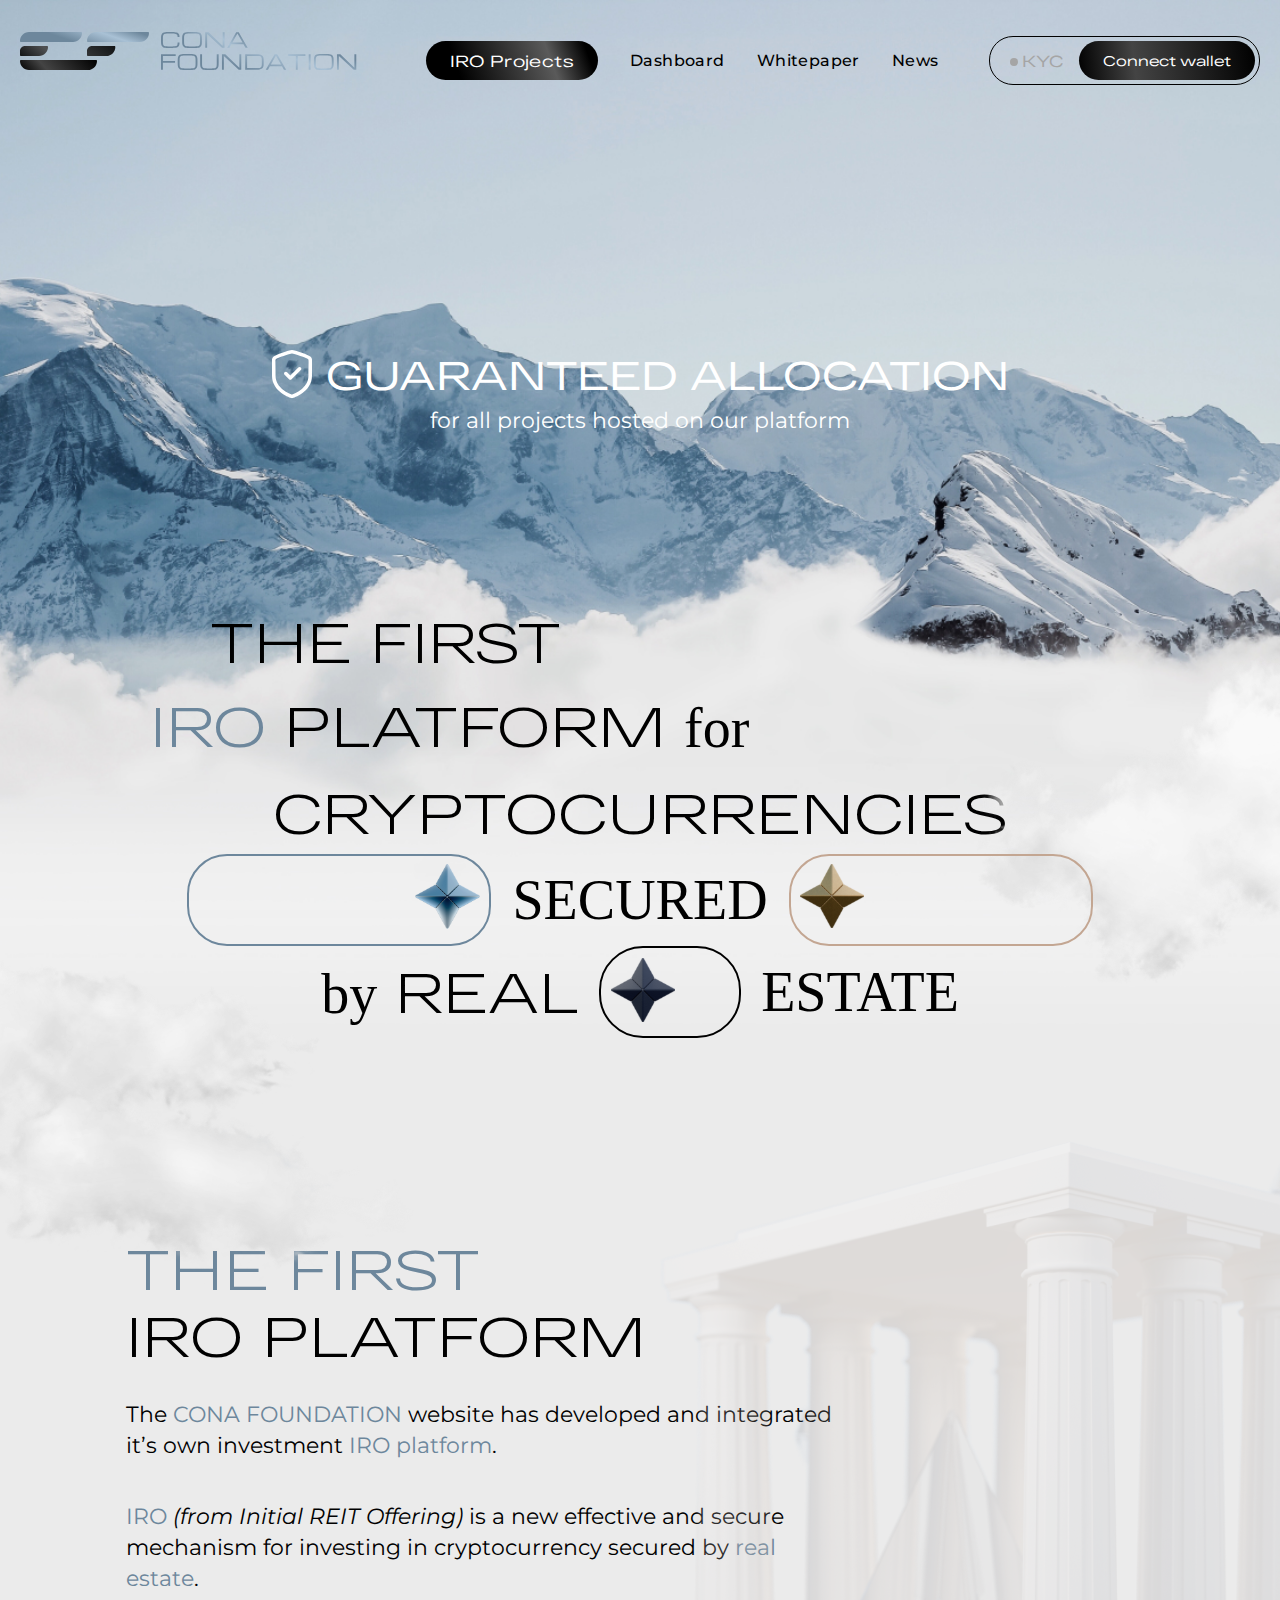
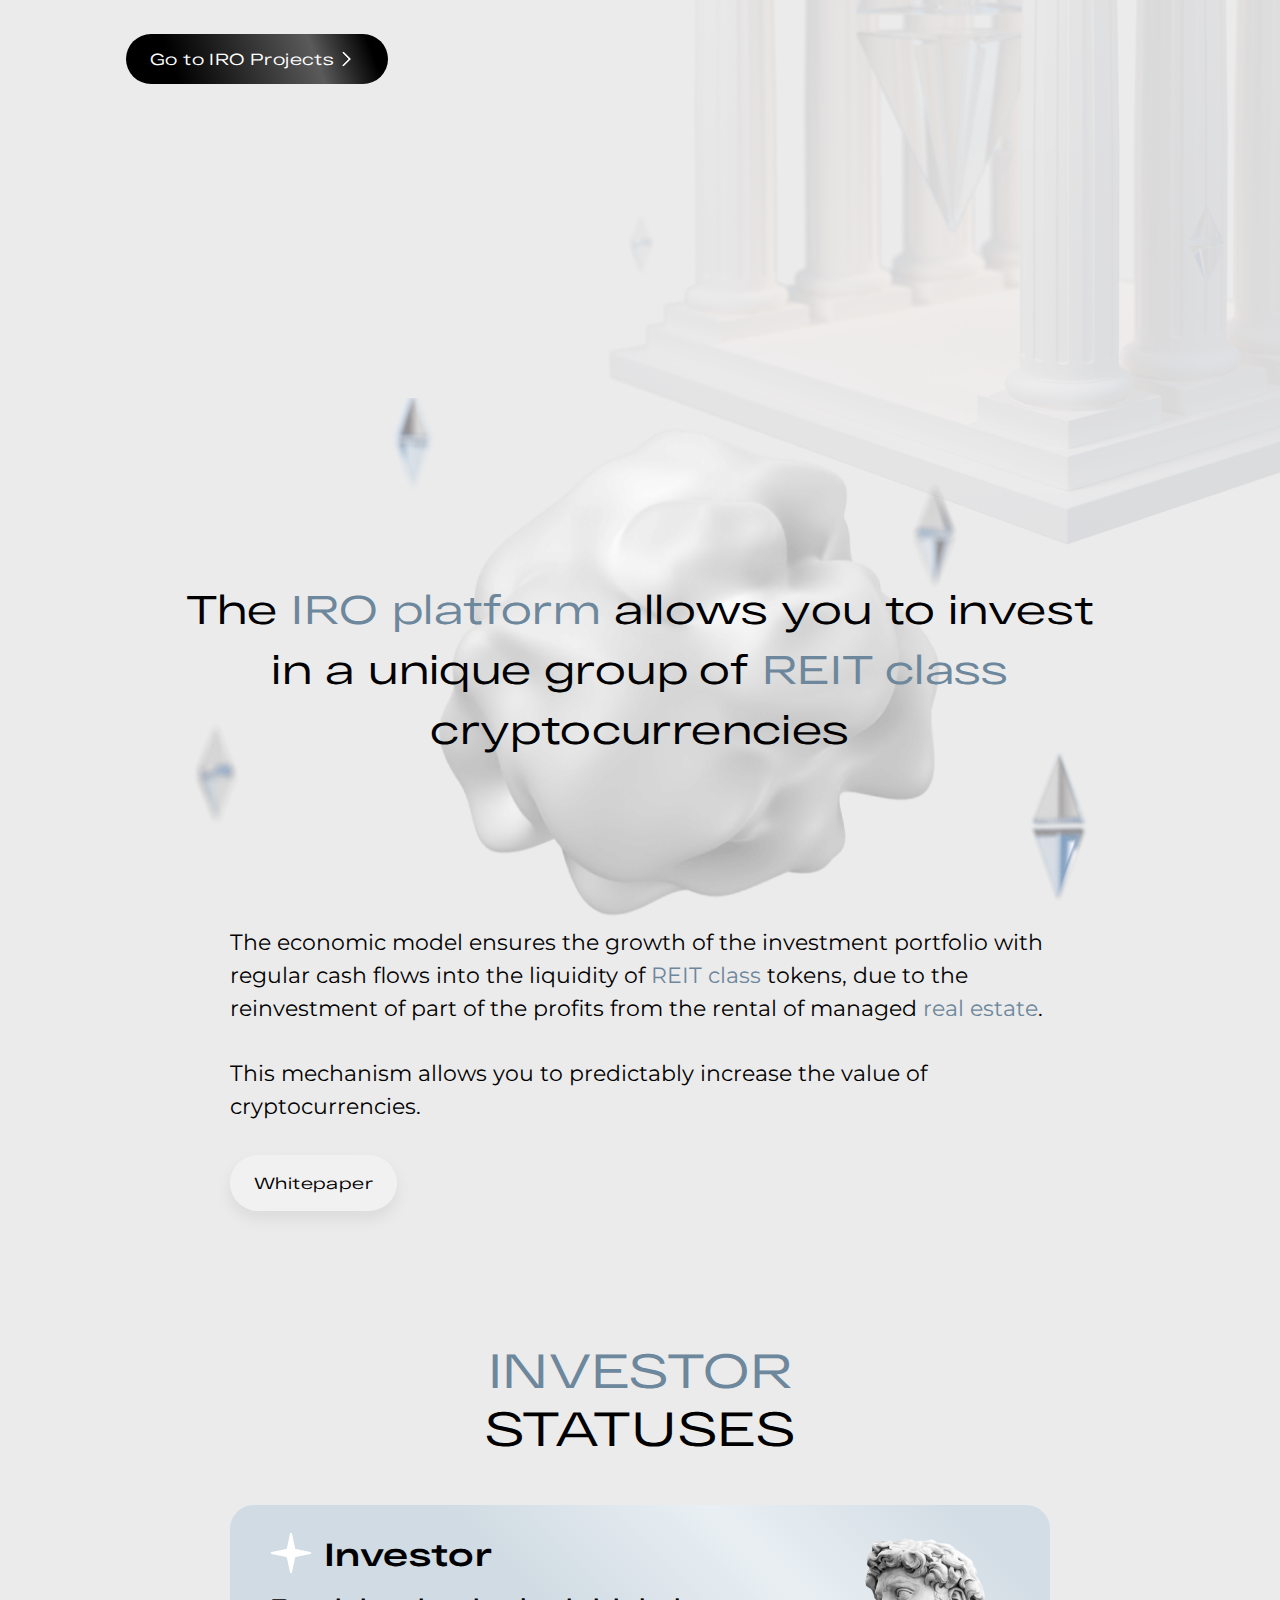
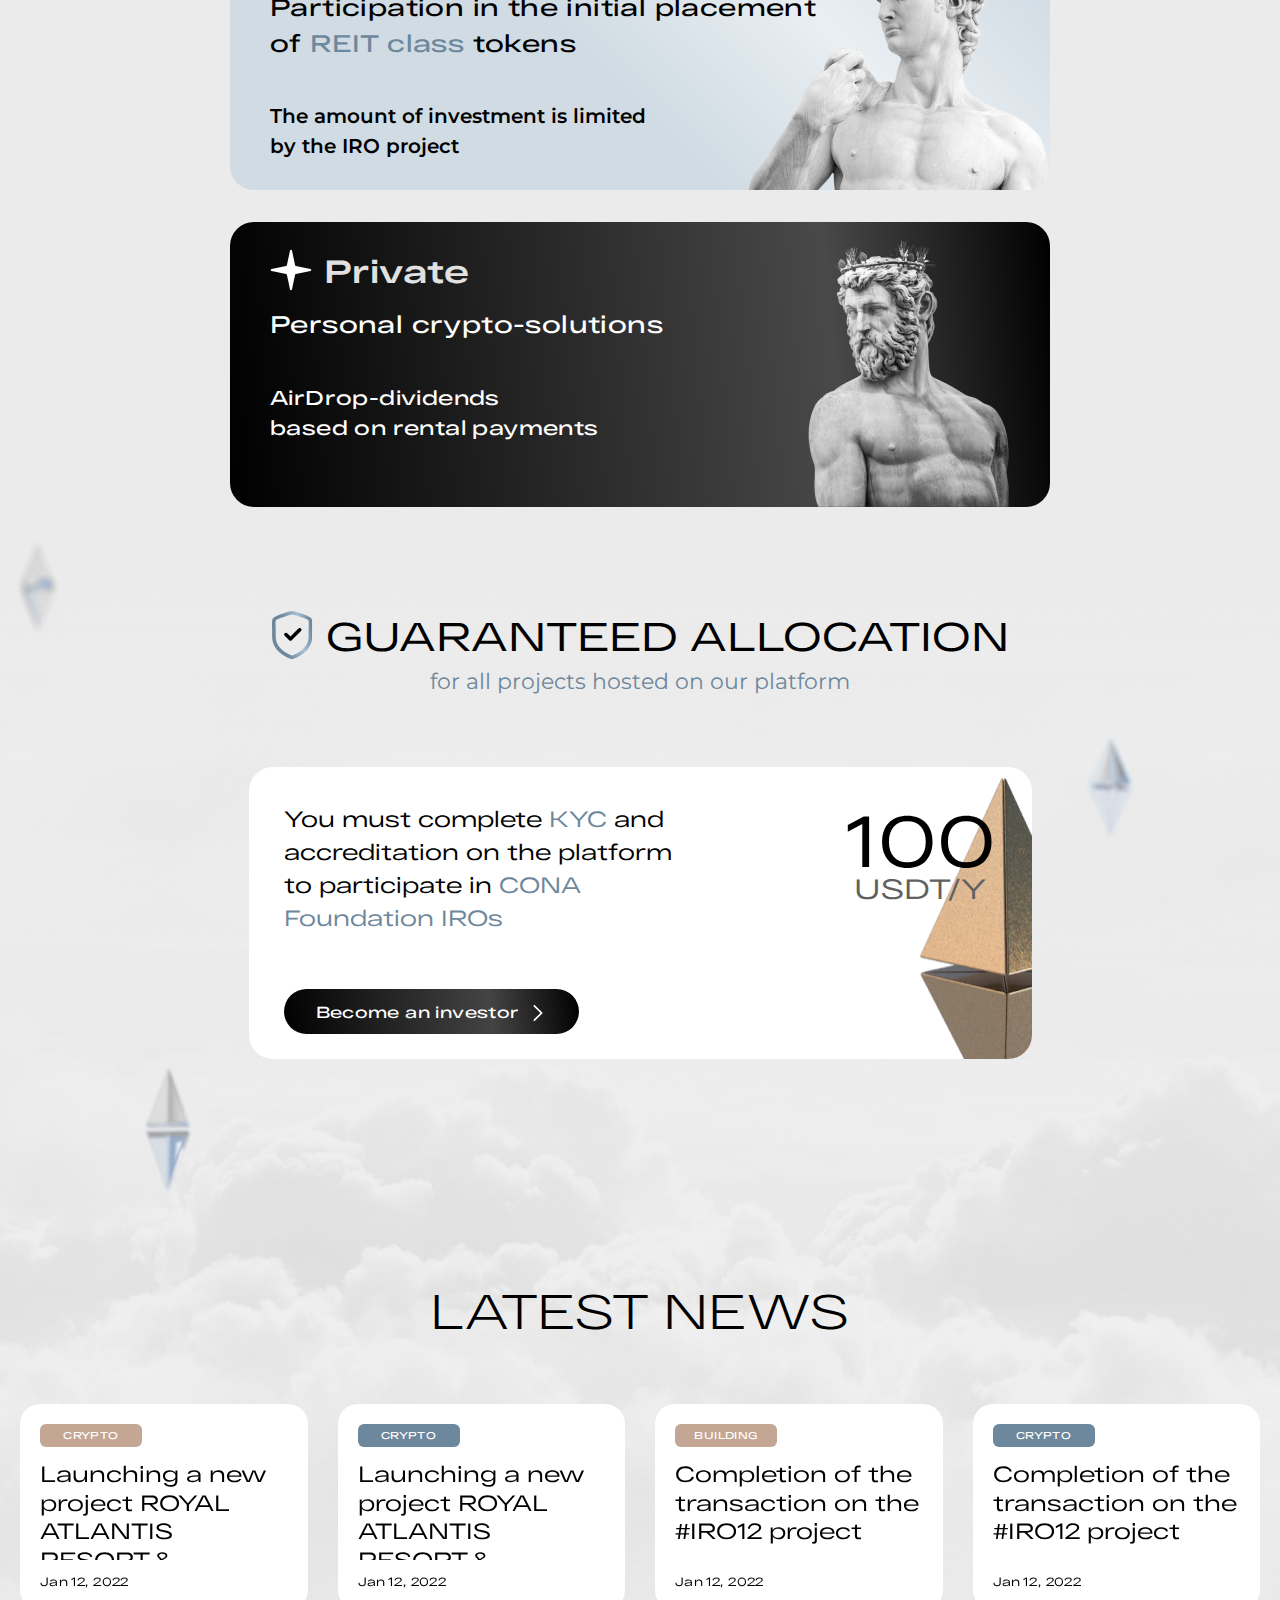
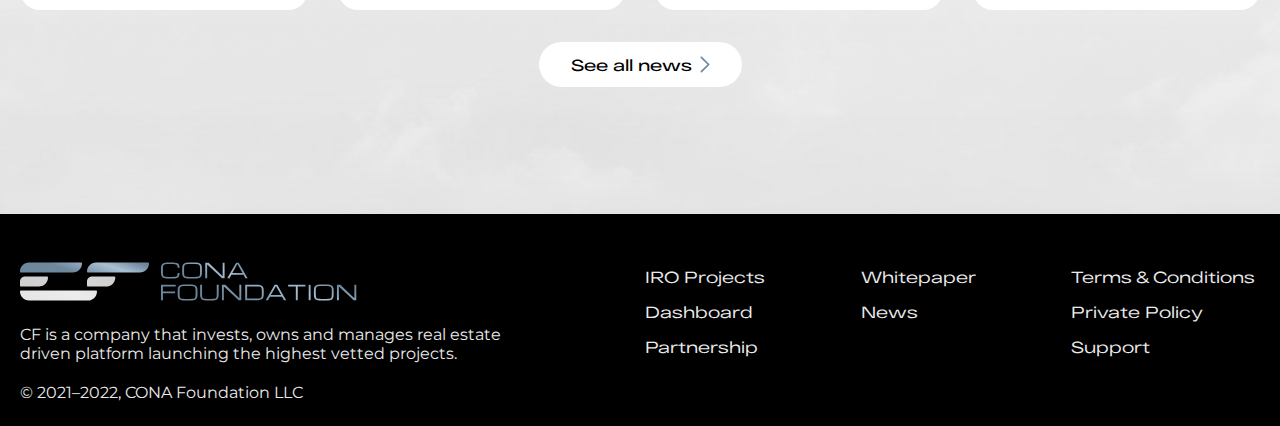
<file: index.html>
<!DOCTYPE html>
<html lang="en">

<head>
    <meta charset="UTF-8">
    <meta http-equiv="X-UA-Compatible" content="IE=edge">
    <meta name="viewport" content="width=device-width, initial-scale=1.0">
    <link rel="stylesheet" href="https://unpkg.com/swiper@8/swiper-bundle.min.css" />
    <link rel="stylesheet" href="css/style.css">
    <link rel="icon" type="image/png" href="img/favicon/favicon-32x32.png">

    <meta name="discription" content="">
    <meta name="keywords" content="">
    <title>Cona</title>
</head>

<body>
    <div class="page">
        <header class="header">
            <div class="header__container container">
                <div class="header__inner">
                    <div class="logo">
                        <div class="logo__icon">
                            <a href="index.html" class="header__logo-link">
                                <img src="img/logo.svg" alt="">
                            </a>
                        </div>
                    </div>
                    <nav class="header__nav">
                        <div class="item__header-content">
                            <div class="item__header-nav">
                                <a class="header__button-link" href="iro-page.html"><span class="header__button-uppercase">IRO</span>Projects
                                    </a>
                            </div>
                            <div class="item__header-nav">
                                <a class="item__header-nav_link" href="dashboard.html">Dashboard</a>
                            </div>
                            <div class="item__header-nav">
                                <a class="item__header-nav_link" href=" ">Whitepaper</a>
                            </div>
                            <div class="item__header-nav">
                                <a class="item__header-nav_link" href="news.html">News</a>
                            </div>

                        </div>
                        <div class="header__buttons">
                            <div class="header__marker">KYC</div>
                            <a class="header__wallet">Connect wallet</a>
                        </div>
                    </nav>


                    <button class="burger" type="button" id="navToggle">
                        <span class="burger__line">1</span>
                        <span class="burger__line">2</span>
                        <span class="burger__line">3</span>
                        <span class="burger__line">4</span>
                    </button>

                </div>
            </div>
        </header>

        <main class="main">
            <div class="main__block">
                <div class="main__container container">
                    <div class="main__content-block">
                        <div class="main__content-title">
                            <img src="img/intro/shield.svg" alt="picture"> <span>guaranteed allocation</span>
                        </div>
                        <div class="main__content-subtitle">for all projects hosted on our platform
                        </div>
                    </div>
                    <div class="main__content content__main">
                        <img class="content__main-img__left" src="img/intro/cloud-left.png" alt="">
                        <div class="content__main-list">
                            <div class="content__main-item content__main-first">THE FIRST</div>
                            <div class="content__main-item content__main-elem__text"><span class="main__item-firstspan">IRO</span> PLATFORM <span class="main__item-span">for</span>
                            </div>
                            <div class="content__main-item content__main-crypto">CRYPTOCURRENCIES</div>
                            <div class="content__main-wrap">
                                <span class="content__main-elem">
                                    <img src="img/intro/left.svg" alt="">
                                </span>
                                <span class="content__main-secured content__main-elem__fonts">SECURED</span>
                                <span class="content__main-elem">
                                    <img src="img/intro/right.svg" alt="">
                                </span>
                            </div>
                            <div class="content__main-item">
                                <div class="content__main-wrap">
                                    <div class="content__main-elem__real"><span class="main__item-span">by</span> REAL</div>
                                    <span class="content__main-elem__down">
                                        <img src="img/intro/down.svg" alt="">
                                    </span>
                                    <span class="content__main-elem__fonts">ESTATE</span>
                                </div>
                            </div>

                        </div>
                        <img class="content__main-img__right" src="img/intro/cloud-right.png" alt="">
                    </div>


                </div>
                <div class="main__img ibg">
                    <img src="img/intro/main-bg.jpg" alt="">
                </div>
            </div>
        </main>

        <section class="inform">
            <div class="container__inform container">
                <div class="inform__block block__inform">
                    <h1 class="block__inform-header">
                        <span class="inform__span-color">THE FIRST</span> <br> IRO PLATFORM
                    </h1>
                    <div class=" block__inform-wrap">
                        <div class="block__inform-body">
                            <div class="block__inform-row">
                                <p class="block__inform-text">
                                    The <span class="inform__span-color">CONA FOUNDATION</span> website has developed and integrated it’s own investment <span class="inform__span-color">IRO platform</span>.

                                </p>
                                <p class="block__inform-text">
                                    <span class="inform__span-color">IRO</span> <span class="inform__span-cursive">(from Initial REIT Offering)</span> is a new effective and secure mechanism for investing in cryptocurrency secured by <span class="inform__span-color">real estate</span>.
                                </p>
                                <button class="block__inform-btn">
                                    Go to IRO Projects
                                </button>
                            </div>
                            <div class="block__inform-img">
                                <img src="img/inform/figures.png" alt="">
                            </div>
                        </div>

                    </div>


                </div>
            </div>
        </section>

        <section class="platform">
            <div class="platform__container container">
                <div class="platform__inner">
                    <div class="platform__content">
                        <h2 class="platform__header">
                            The <span class="platform__span-color">IRO platform</span> allows you to invest in a unique group of <span class="platform__span-color">REIT class</span> cryptocurrencies

                        </h2>
                    </div>
                    <div class="platform__body">
                        <p class="platform__body-text">
                            The economic model ensures the growth of the investment portfolio with regular cash flows into the liquidity of <span class="platform__span-color">REIT class </span> tokens, due to the reinvestment of part of the profits from
                            the rental of managed <span class="platform__span-color">real estate</span>.
                        </p>
                        <p class="platform__body-text">
                            This mechanism allows you to predictably increase the value of cryptocurrencies.
                        </p>
                        <button class="platform__btn">Whitepaper

                        </button>
                    </div>


                </div>
            </div>
        </section>

        <section class="status">
            <div class="status__container container">
                <div class="status__column">
                    <h1 class="status__header"><span>Investor</span> <br> Statuses</h1>
                    <div class="status__content">
                        <div class="status__item">
                            <div class="status__item-wrap">
                                <div class="status__item-header">
                                    <img src="img/status/star.svg" alt="">
                                    <span>Investor</span>
                                </div>
                                <div class="status__item-content">Participation in the initial placement <br> of <span class="status__item-color">REIT class</span> tokens</div>
                                <p class="status__item-text">The amount of investment is limited <br> by the IRO project</p>

                            </div>
                            <div class="status__item-img">
                                <img src="img/status/01.png" alt="picture">
                            </div>
                        </div>
                        <div class="status__item status__item-add">
                            <div class="status__item-wrap">
                                <div class="status__item-header">
                                    <img src="img/status/star.svg" alt="">
                                    <span>Private</span>
                                </div>
                                <div class="status__item-content status__item-content__padding">Personal crypto-solutions
                                </div>
                                <p class="status__item-text">AirDrop-dividends <br> based on rental payments</p>
                            </div>
                            <div class="status__item-img  ">
                                <img src="img/status/02.png" alt="picture">
                            </div>
                        </div>

                    </div>
                </div>
            </div>

        </section>

        <div class="actual">
            <div class="main__content-block status__content-block">
                <div class="main__content-title status__content-title">
                    <img src="img/status/shield.svg" alt="picture"> <span>guaranteed allocation</span>
                </div>
                <div class="main__content-subtitle status__content-subtitle">for all projects hosted on our platform
                </div>
            </div>
            <div class="accreditation">
                <div class="accreditation__row">
                    <div class="accreditation__col">
                        <div class="accreditation__text">
                            You must complete <span class="status__item-color">KYC</span> and accreditation on the platform to participate in <span class="status__item-color">CONA Foundation IROs</span>
                        </div>
                        <div class="accreditation__btn">
                            <a href="" class="accreditation__link">Become an investor</a>
                        </div>
                    </div>
                    <div class="accreditation__add">
                        <div class="accreditation__add-row">
                            <div class="accreditation__number">100</div>
                            <div class="accreditation__type">USDT/Y</div>
                        </div>
                    </div>

                </div>
            </div>
            <div class="actual__container container">
                <div class="actual__body">
                    <div class="actual__row">
                        <div class="actual__content-header">
                            Latest News
                        </div>
                    </div>
                    <div class="actual__block">
                        <div class="swiper">
                            <div class="swiper-wrapper">
                                <div class="swiper-slide">
                                    <div class="actual__items">
                                        <div class="actual__items-type actual__items-color">
                                            <span class="actual__items-span ">CRYPTO</span>
                                        </div>
                                        <div class="actual__items-title">
                                            Launching a new project ROYAL ATLANTIS RESORT & RESIDENCES

                                        </div>
                                        <div class="actual__items-data">Jan 12, 2022
                                        </div>
                                    </div>
                                </div>
                                <div class="swiper-slide">
                                    <div class="actual__items">
                                        <div class="actual__items-type">
                                            <span class="actual__items-span">CRYPTO</span>
                                        </div>

                                        <div class="actual__items-title">
                                            <div>Launching a new project ROYAL ATLANTIS RESORT & RESIDENCES</div>
                                        </div>
                                        <div class="actual__items-data">Jan 12, 2022
                                        </div>
                                    </div>
                                </div>
                                <div class="swiper-slide">
                                    <div class="actual__items">
                                        <div class="actual__items-type actual__items-color">
                                            <span class="actual__items-span">BUILDING</span>
                                        </div>

                                        <div class="actual__items-title">
                                            Completion of the transaction on the #IRO12 project
                                        </div>
                                        <div class="actual__items-data">Jan 12, 2022
                                        </div>
                                    </div>
                                </div>
                                <div class="swiper-slide">
                                    <div class="actual__items">
                                        <div class="actual__items-type">
                                            <span class="actual__items-span">CRYPTO</span>
                                        </div>

                                        <div class="actual__items-title">
                                            Completion of the transaction on the #IRO12 project
                                        </div>
                                        <div class="actual__items-data">Jan 12, 2022
                                        </div>
                                    </div>
                                </div>
                                <div class="swiper-slide">
                                    <div class="actual__items">
                                        <div class="actual__items-type actual__items-color">
                                            <span class="actual__items-span">BUILDING</span>
                                        </div>

                                        <div class="actual__items-title">
                                            Launching a new project ROYAL ATLANTIS RESORT & RESIDENCES
                                        </div>
                                        <div class="actual__items-data">Jan 12, 2022
                                        </div>
                                    </div>
                                </div>
                                <div class="swiper-slide">
                                    <div class="actual__items">
                                        <div class="actual__items-type">
                                            <span class="actual__items-span">CRYPTO</span>
                                        </div>

                                        <div class="actual__items-title">
                                            Launching a new project ROYAL ATLANTIS RESORT & RESIDENCES
                                        </div>
                                        <div class="actual__items-data">Jan 12, 2022
                                        </div>
                                    </div>
                                </div>
                            </div>
                        </div>
                    </div>
                    <div class="actual__content-allnews">
                        <a href="" class="actual__content-allnews__link">
                            <span class="actual__content-allnews-title">See all news</span>
                            <img class="actual__content-allnews-arrow " src="img/news/arrow.svg" alt="arrow">
                        </a>
                    </div>
                </div>
            </div>
            <div class="actual__bg">
                <img src="img/actual/image.png" alt="picture">
            </div>

        </div>

        <footer class="footer">
            <div class="footer__container container">
                <div class="footer__body">
                    <div class="footer__row">
                        <div class="footer__col">
                            <div class="footer__col-logo">
                                <img src="img/footer/logo.svg" alt="picture">
                            </div>
                            <div class="footer__col-text">
                                CF is a company that invests, owns and manages real estate driven platform launching the highest vetted projects.
                            </div>

                        </div>
                        <div class="footer__items">
                            <div class="footer__items-col">
                                <div class="footer__items-item">
                                    <a href="iro-page.html" class="footer__items-link">
                                        IRO Projects
                                    </a>
                                </div>
                                <div class="footer__items-item">
                                    <a href="dashboard.html" class="footer__items-link">
                                        Dashboard
                                    </a>
                                </div>
                                <div class="footer__items-item" id="partnership">
                                    <button class="footer__items-link">
                                        Partnership
                                    </button>
                                </div>
                            </div>
                            <div class="footer__items-col">
                                <div class="footer__items-item">
                                    <a href="#" class="footer__items-link">
                                        Whitepaper
                                    </a>
                                </div>
                                <div class="footer__items-item">
                                    <a href="news.html" class="footer__items-link">
                                        News
                                    </a>
                                </div>
                            </div>
                            <div class="footer__items-col">
                                <div class="footer__items-item">
                                    <a href="terms.html" class="footer__items-link">
                                        Terms & Conditions
                                    </a>
                                </div>
                                <div class="footer__items-item">
                                    <a href="policy.html" class="footer__items-link">
                                        Private Policy
                                    </a>

                                </div>
                                <div class="footer__items-item" id="support">
                                    <button class="footer__items-link">
                                        Support
                                    </button>
                                </div>

                            </div>
                        </div>
                    </div>
                    <div class="footer__col-info">
                        © 2021–2022, CONA Foundation LLC
                    </div>
                </div>
            </div>
        </footer>
    </div>

    <div class="modal" id="modal-partner">
        <div class="partnerhsip">
            <div class="partnerhsip__content">
                <div class="partnerhsip__row">
                    <div class="partnerhsip__logo">
                        <img src="img/partnership/logo.svg" alt="">
                    </div>
                    <div class="partnerhsip__line">
                        <img src="img/partnership/line.svg" alt="">
                    </div>
                    <div class="partnerhsip__title">
                        Partnership
                    </div>
                </div>
                <div class="partnerhsip__inner">
                    <div class="partnerhsip__text">
                        We are always glad to meet new people and fruitful cooperation.
                        <br> Please fill in your contact details and tell us how we can be useful to each other.
                    </div>
                    <form action="" class="partnerhsip__form">
                        <div class="partnerhsip__form-group">
                            <input class="partnerhsip__input input-flex" type="text" placeholder="Your name or company">
                        </div>

                        <div class="partnerhsip__form-group">
                            <input class="partnerhsip__input input-flex" type="email" placeholder="Your email"></div>
                        <div class="partnerhsip__form-group">
                            <input class="partnerhsip__input input-flex" type="tel" placeholder="Your phone">
                        </div>
                        <div class="partnerhsip__form-group input-basis">
                            <input class="partnerhsip__input " type="text" placeholder="Subject">
                        </div>
                        <div class="partnerhsip__form-group input-shrink">
                            <input class="partnerhsip__input input-shrink" type="text" placeholder="Your message">
                        </div>




                        <div class="partnerhsip__form-footer">
                            <div class="form-footer__col">
                                <input type="file" name="file" id="file" class="inputfile" />
                                <label for="file">Upload</label>
                            </div>
                            <div class="form-footer__col">
                                <button class="partnerhsip__form-btn">Send</button>
                            </div>

                        </div>

                    </form>
                </div>
                <button class="partnerhsip__close">
                    <img src="img/form/close.svg" alt="">
                </button>
            </div>
        </div>
    </div>
    <div class="modal" id="modal-support">
        <div class="partnerhsip">
            <div class="partnerhsip__content">
                <div class="partnerhsip__row support__row">
                    <div class="partnerhsip__logo">
                        <img src="img/partnership/logo.svg" alt="">
                    </div>
                    <div class="partnerhsip__line">
                        <img src="img/partnership/line.svg" alt="">
                    </div>
                    <div class="partnerhsip__title">
                        Support
                    </div>
                </div>
                <div class="partnerhsip__inner">
                    <div class="partnerhsip__text">
                        Tell us about your problem and we’ll get in touch shortly.
                    </div>
                    <form action="" class="partnerhsip__form">
                        <div class="partnerhsip__form-group support__form-group">
                            <input class="partnerhsip__input  support-width" type="text" placeholder="Your name">
                        </div>

                        <div class="partnerhsip__form-group support__form-group">
                            <input class="partnerhsip__input   support-width" type="text" placeholder="Your wallet"></div>

                        <div class="partnerhsip__form-group input-basis">
                            <input class="partnerhsip__input " type="text" placeholder="Subject">
                        </div>
                        <div class="partnerhsip__form-group input-shrink">
                            <input class="partnerhsip__input input-shrink" type="text" placeholder="Your message">
                        </div>




                        <div class="partnerhsip__form-footer">
                            <div class="form-footer__col">
                                <input type="file" name="file" id="file" class="inputfile" />
                                <label for="file">Upload</label>
                            </div>
                            <div class="form-footer__col">
                                <button class="partnerhsip__form-btn">Send</button>
                            </div>

                        </div>

                    </form>
                </div>
                <button class="support__close">
                    <img src="img/form/close.svg" alt="">
                </button>
            </div>
        </div>
    </div>
    <div class="wallet">
        <div class="wallet__content">
            <div class="wallet__row">
                <div class="wallet__title">Wallet connection</div>
                <div class="wallet__btn">
                    <img class="wallet__btn-img" src="img/wallet/meta.png" alt="meta">
                    <a class="wallet__link">Metamask</a>
                </div>
                <div class="wallet__btn">
                    <img class="wallet__btn-img" src="img/wallet/trust.png" alt="trust">
                    <a class="wallet__link">Trust Wallet</a>
                </div>
                <button class="wallet__close">
                    <img src="img/wallet/close.svg" alt="close">
                </button>
            </div>
        </div>
    </div>


    <script src="https://unpkg.com/swiper@8/swiper-bundle.min.js"></script>
    <script src="js/script.js"></script>
    <script src="js/partnership.js"></script>
    <script src="js/wallet.js"></script>
</body>

</html>
</file>
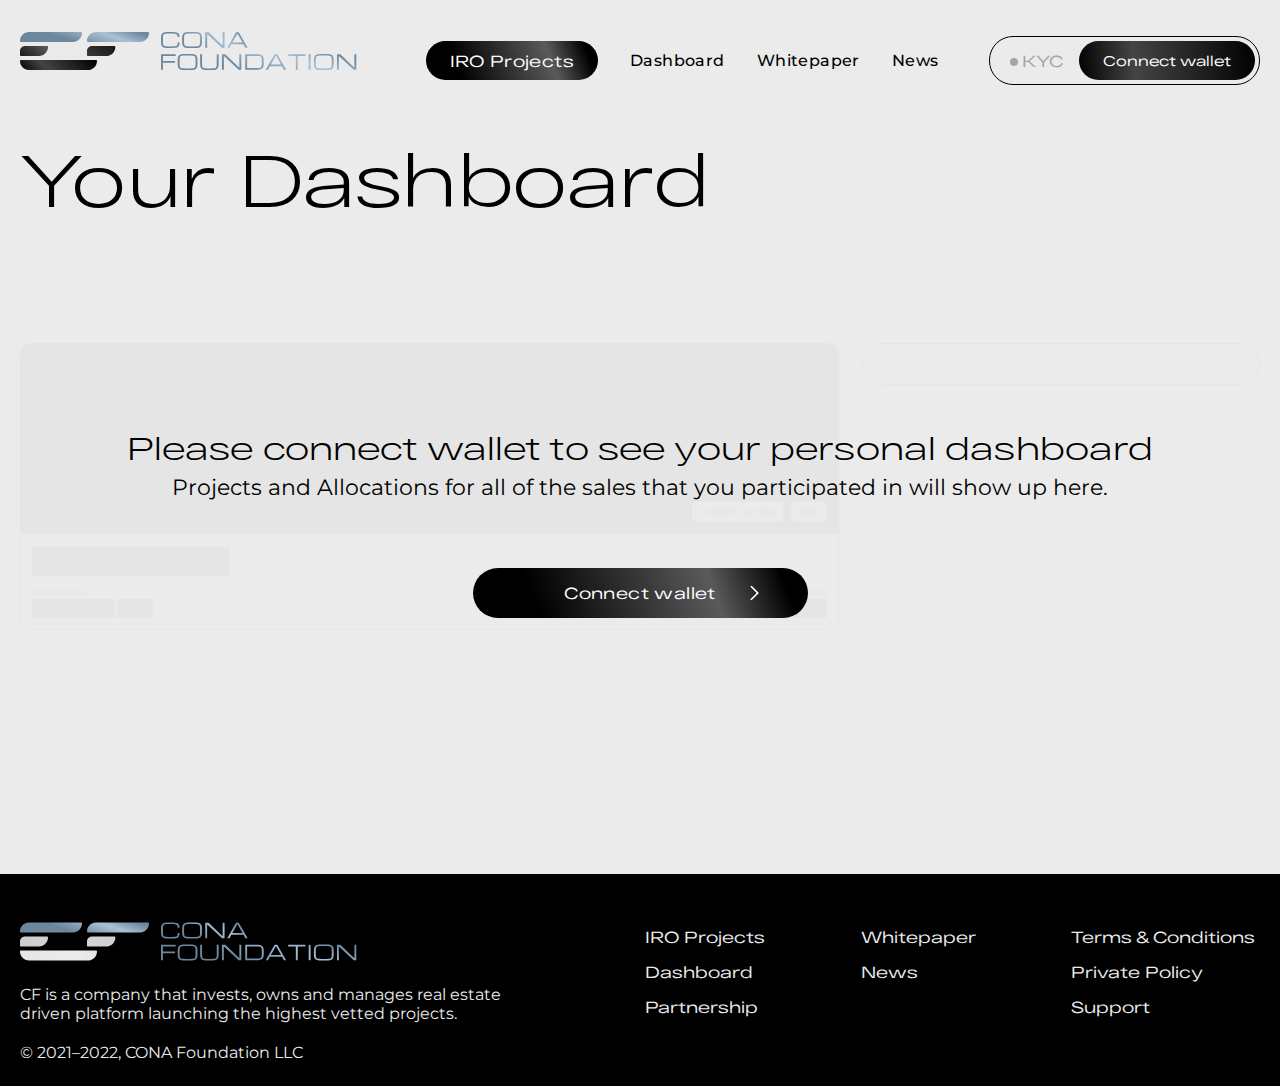
<file: dashboard-guest.html>
<!DOCTYPE html>
<html lang="en">

<head>
    <meta charset="UTF-8">
    <meta http-equiv="X-UA-Compatible" content="IE=edge">
    <meta name="viewport" content="width=device-width, initial-scale=1.0">
    <link rel="stylesheet" href="https://unpkg.com/swiper@8/swiper-bundle.min.css" />
    <link rel="stylesheet" href="css/style.css">
    <link rel="icon" type="image/png" href="img/favicon/favicon-32x32.png">
    <meta name="discription" content="">
    <meta name="keywords" content="">

    <title>Cona</title>
</head>

<body>
    <div class="page">
        <header class="header">
            <div class="header__container container">
                <div class="header__inner">
                    <div class="logo">
                        <div class="logo__icon">
                            <a href="index.html" class="header__logo-link">
                                <img src="img/logo.svg" alt="">
                            </a>
                        </div>
                    </div>
                    <nav class="header__nav">
                        <div class="item__header-content">
                            <div class="item__header-nav">
                                <a class="header__button-link" href="iro-page.html"><span class="header__button-uppercase">IRO</span>Projects
                                    </a>
                            </div>
                            <div class="item__header-nav">
                                <a class="item__header-nav_link" href="dashboard.html">Dashboard</a>
                            </div>
                            <div class="item__header-nav">
                                <a class="item__header-nav_link" href=" ">Whitepaper</a>
                            </div>
                            <div class="item__header-nav">
                                <a class="item__header-nav_link" href="news.html">News</a>
                            </div>

                        </div>
                        <div class="header__buttons">
                            <div class="header__marker">KYC</div>
                            <a class="header__wallet">Connect wallet</a>
                        </div>
                    </nav>


                    <button class="burger" type="button" id="navToggle">
                        <span class="burger__line">1</span>
                        <span class="burger__line">2</span>
                        <span class="burger__line">3</span>
                        <span class="burger__line">4</span>
                    </button>

                </div>
            </div>
        </header>

        <div class="dashboard">
            <div class="dashboard__container container">
                <section class="dashboard__header">
                    <h2>Your Dashboard</h2>
                </section>
                <div class="guest">
                    <div class="guest__block">
                        <p class="guest__suptitle">Please connect wallet to see your personal dashboard</p>
                        <p class="guest__subtitle">Projects and Allocations for all of the sales that you participated in will show up here.</p>

                    </div>
                    <div class="guest__btn-wrap">
                        <a href="dashboard-investor.html" class="guest__btn guest__btn-add">Connect wallet</a>
                    </div>
                    <div class="guest__img">
                        <img src="img/dashboard/dashboard-guest/bg.png" alt="">
                    </div>
                </div>
            </div>
        </div>

        <footer class="footer">
            <div class="footer__container container">
                <div class="footer__body">
                    <div class="footer__row">
                        <div class="footer__col">
                            <div class="footer__col-logo">
                                <img src="img/footer/logo.svg" alt="picture">
                            </div>
                            <div class="footer__col-text">
                                CF is a company that invests, owns and manages real estate driven platform launching the highest vetted projects.
                            </div>

                        </div>
                        <div class="footer__items">
                            <div class="footer__items-col">
                                <div class="footer__items-item">
                                    <a href="iro-page.html" class="footer__items-link">
                                        IRO Projects
                                    </a>
                                </div>
                                <div class="footer__items-item">
                                    <a href="dashboard.html" class="footer__items-link">
                                        Dashboard
                                    </a>
                                </div>
                                <div class="footer__items-item" id="partnership">
                                    <button class="footer__items-link">
                                        Partnership
                                    </button>
                                </div>
                            </div>
                            <div class="footer__items-col">
                                <div class="footer__items-item">
                                    <a href="#" class="footer__items-link">
                                        Whitepaper
                                    </a>
                                </div>
                                <div class="footer__items-item">
                                    <a href="news.html" class="footer__items-link">
                                        News
                                    </a>
                                </div>
                            </div>
                            <div class="footer__items-col">
                                <div class="footer__items-item">
                                    <a href="terms.html" class="footer__items-link">
                                        Terms & Conditions
                                    </a>
                                </div>
                                <div class="footer__items-item">
                                    <a href="policy.html" class="footer__items-link">
                                        Private Policy
                                    </a>

                                </div>
                                <div class="footer__items-item" id="support">
                                    <button class="footer__items-link">
                                        Support
                                    </button>
                                </div>

                            </div>
                        </div>
                    </div>
                    <div class="footer__col-info">
                        © 2021–2022, CONA Foundation LLC
                    </div>
                </div>
            </div>
        </footer>
    </div>

    <div class="modal" id="modal-partner">
        <div class="partnerhsip">
            <div class="partnerhsip__content">
                <div class="partnerhsip__row">
                    <div class="partnerhsip__logo">
                        <img src="img/partnership/logo.svg" alt="">
                    </div>
                    <div class="partnerhsip__line">
                        <img src="img/partnership/line.svg" alt="">
                    </div>
                    <div class="partnerhsip__title">
                        Partnership
                    </div>
                </div>
                <div class="partnerhsip__inner">
                    <div class="partnerhsip__text">
                        We are always glad to meet new people and fruitful cooperation.
                        <br> Please fill in your contact details and tell us how we can be useful to each other.
                    </div>
                    <form action="" class="partnerhsip__form">
                        <div class="partnerhsip__form-group">
                            <input class="partnerhsip__input input-flex" type="text" placeholder="Your name or company">
                        </div>

                        <div class="partnerhsip__form-group">
                            <input class="partnerhsip__input input-flex" type="email" placeholder="Your email"></div>
                        <div class="partnerhsip__form-group">
                            <input class="partnerhsip__input input-flex" type="tel" placeholder="Your phone">
                        </div>
                        <div class="partnerhsip__form-group input-basis">
                            <input class="partnerhsip__input " type="text" placeholder="Subject">
                        </div>
                        <div class="partnerhsip__form-group input-shrink">
                            <input class="partnerhsip__input input-shrink" type="text" placeholder="Your message">
                        </div>




                        <div class="partnerhsip__form-footer">
                            <div class="form-footer__col">
                                <input type="file" name="file" id="file" class="inputfile" />
                                <label for="file">Upload</label>
                            </div>
                            <div class="form-footer__col">
                                <button class="partnerhsip__form-btn">Send</button>
                            </div>

                        </div>

                    </form>
                </div>
                <button class="partnerhsip__close">
                    <img src="img/form/close.svg" alt="">
                </button>
            </div>
        </div>
    </div>
    <div class="modal" id="modal-support">
        <div class="partnerhsip">
            <div class="partnerhsip__content">
                <div class="partnerhsip__row support__row">
                    <div class="partnerhsip__logo">
                        <img src="img/partnership/logo.svg" alt="">
                    </div>
                    <div class="partnerhsip__line">
                        <img src="img/partnership/line.svg" alt="">
                    </div>
                    <div class="partnerhsip__title">
                        Support
                    </div>
                </div>
                <div class="partnerhsip__inner">
                    <div class="partnerhsip__text">
                        Tell us about your problem and we’ll get in touch shortly.
                    </div>
                    <form action="" class="partnerhsip__form">
                        <div class="partnerhsip__form-group support__form-group">
                            <input class="partnerhsip__input  support-width" type="text" placeholder="Your name">
                        </div>

                        <div class="partnerhsip__form-group support__form-group">
                            <input class="partnerhsip__input   support-width" type="text" placeholder="Your wallet"></div>

                        <div class="partnerhsip__form-group input-basis">
                            <input class="partnerhsip__input " type="text" placeholder="Subject">
                        </div>
                        <div class="partnerhsip__form-group input-shrink">
                            <input class="partnerhsip__input input-shrink" type="text" placeholder="Your message">
                        </div>




                        <div class="partnerhsip__form-footer">
                            <div class="form-footer__col">
                                <input type="file" name="file" id="file" class="inputfile" />
                                <label for="file">Upload</label>
                            </div>
                            <div class="form-footer__col">
                                <button class="partnerhsip__form-btn">Send</button>
                            </div>

                        </div>

                    </form>
                </div>
                <button class="support__close">
                    <img src="img/form/close.svg" alt="">
                </button>
            </div>
        </div>
    </div>
    <div class="wallet">
        <div class="wallet__content">
            <div class="wallet__row">
                <div class="wallet__title">Wallet connection</div>
                <div class="wallet__btn">
                    <img class="wallet__btn-img" src="img/wallet/meta.png" alt="meta">
                    <a class="wallet__link">Metamask</a>
                </div>
                <div class="wallet__btn">
                    <img class="wallet__btn-img" src="img/wallet/trust.png" alt="trust">
                    <a class="wallet__link">Trust Wallet</a>
                </div>
                <button class="wallet__close">
                    <img src="img/wallet/close.svg" alt="close">
                </button>
            </div>
        </div>
    </div>
    <script src="js/script.js"></script>
    <script src="js/partnership.js"></script>
    <script src="js/wallet.js"></script>

</body>

</html>
</file>
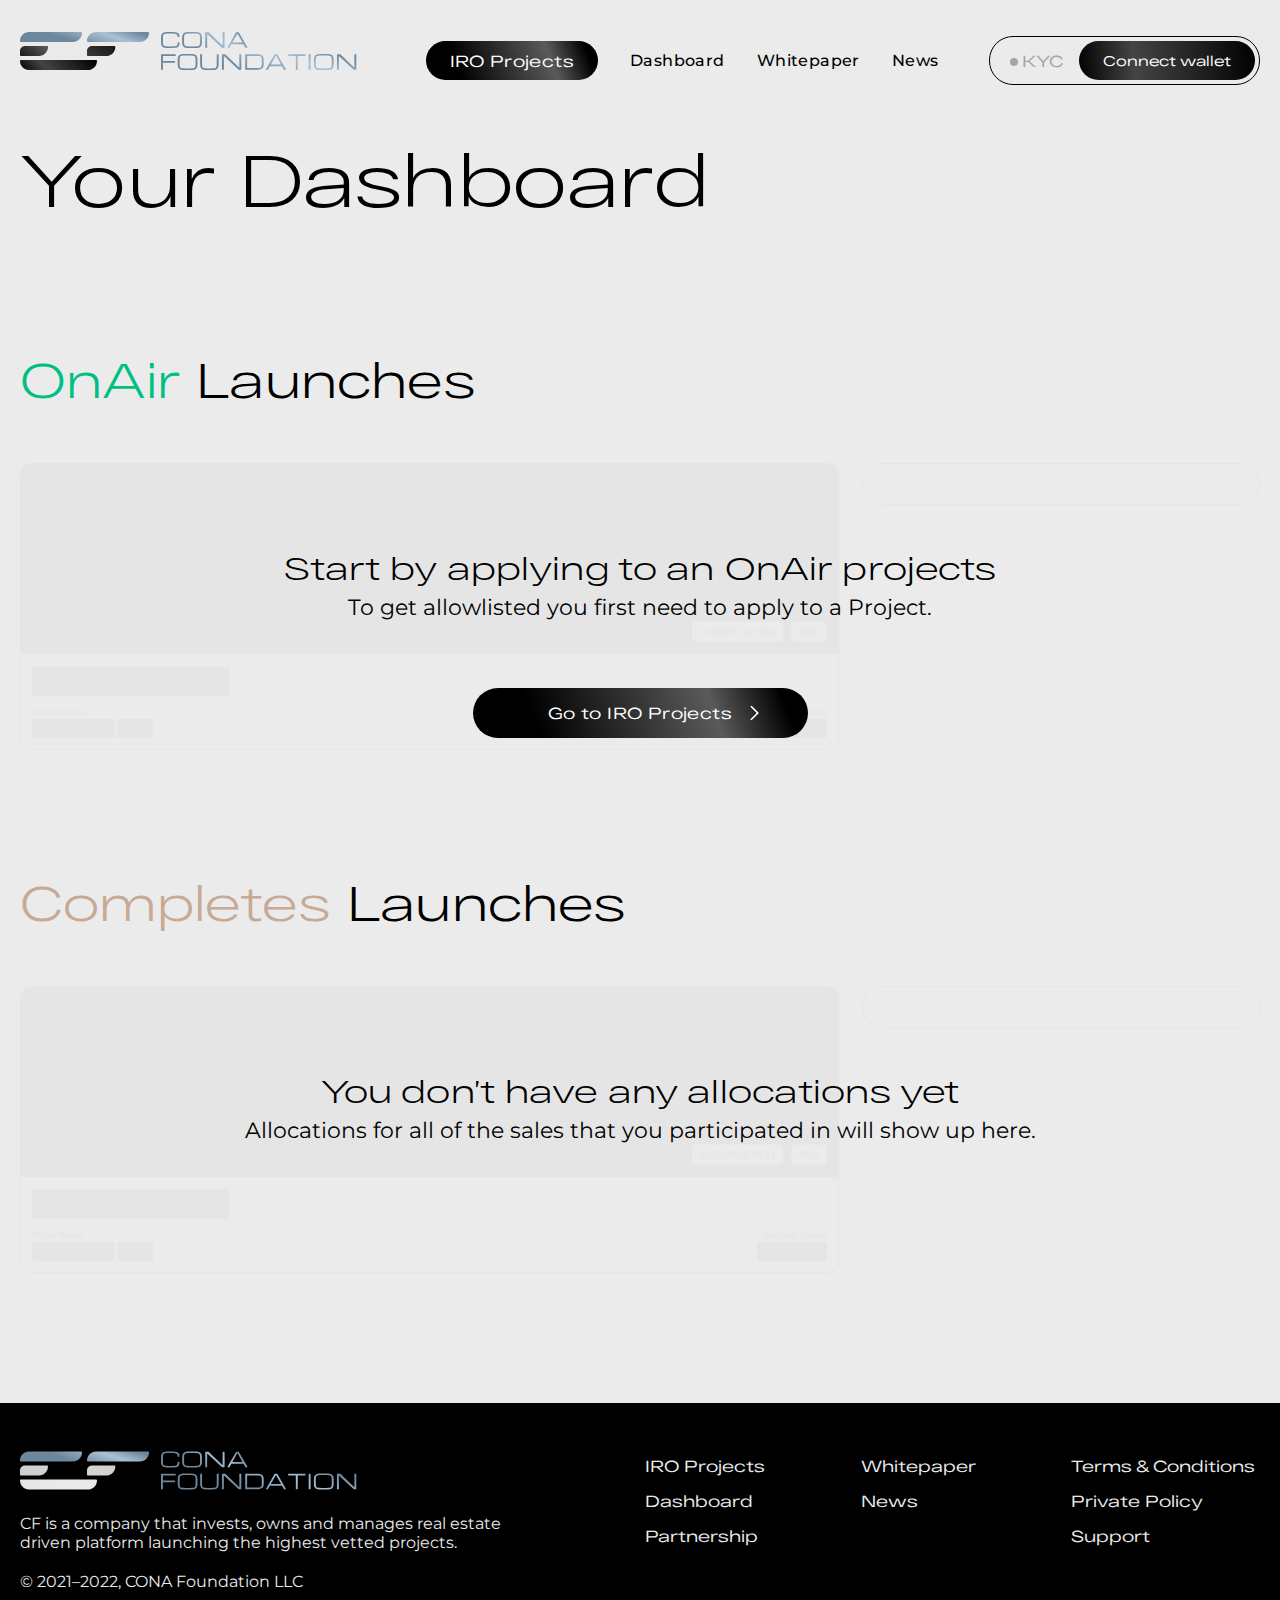
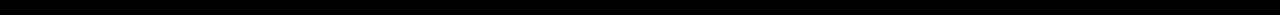
<file: dashboard-investor.html>
<!DOCTYPE html>
<html lang="en">

<head>
    <meta charset="UTF-8">
    <meta http-equiv="X-UA-Compatible" content="IE=edge">
    <meta name="viewport" content="width=device-width, initial-scale=1.0">
    <link rel="stylesheet" href="https://unpkg.com/swiper@8/swiper-bundle.min.css" />
    <link rel="stylesheet" href="css/style.css">
    <link rel="icon" type="image/png" href="img/favicon/favicon-32x32.png">
    <meta name="discription" content="">
    <meta name="keywords" content="">

    <title>Cona</title>
</head>

<body>
    <div class="page">
        <header class="header">
            <div class="header__container container">
                <div class="header__inner">
                    <div class="logo">
                        <div class="logo__icon">
                            <a href="index.html" class="header__logo-link">
                                <img src="img/logo.svg" alt="">
                            </a>
                        </div>
                    </div>
                    <nav class="header__nav">
                        <div class="item__header-content">
                            <div class="item__header-nav">
                                <a class="header__button-link" href="iro-page.html"><span class="header__button-uppercase">IRO</span>Projects
                                    </a>
                            </div>
                            <div class="item__header-nav">
                                <a class="item__header-nav_link" href="dashboard.html">Dashboard</a>
                            </div>
                            <div class="item__header-nav">
                                <a class="item__header-nav_link" href=" ">Whitepaper</a>
                            </div>
                            <div class="item__header-nav">
                                <a class="item__header-nav_link" href="news.html">News</a>
                            </div>

                        </div>
                        <div class="header__buttons">
                            <div class="header__marker">KYC</div>
                            <a class="header__wallet">Connect wallet</a>
                        </div>
                    </nav>


                    <button class="burger" type="button" id="navToggle">
                        <span class="burger__line">1</span>
                        <span class="burger__line">2</span>
                        <span class="burger__line">3</span>
                        <span class="burger__line">4</span>
                    </button>

                </div>
            </div>
        </header>

        <div class="dashboard">
            <div class="dashboard__container container">
                <section class="dashboard__header">
                    <h2>Your Dashboard</h2>
                </section>
                <div class="dashboard__item-title"><span>OnAir</span> Launches</div>
                <div class="guest">
                    <div class="guest__block">
                        <p class="guest__suptitle">Start by applying to an OnAir projects</p>
                        <p class="guest__subtitle">To get allowlisted you first need to apply to a Project.</p>

                    </div>
                    <div class="guest__btn-wrap">
                        <a href="dashboard-investor.html" class="guest__btn guest__btn-add">Go to IRO Projects</a>
                    </div>
                    <div class="guest__img">
                        <img src="img/dashboard/dashboard-guest/bg.png" alt="">
                    </div>
                </div>
                <div class="dashboard__item-title dashboard__complete-color"><span>Completes</span> Launches</div>
                <div class="guest">
                    <div class="guest__block">
                        <p class="guest__suptitle">You don’t have any allocations yet</p>
                        <p class="guest__subtitle">Allocations for all of the sales that you participated in will show up here.</p>

                    </div>

                    <div class="guest__img">
                        <img src="img/dashboard/dashboard-guest/bg.png" alt="">
                    </div>
                </div>



            </div>
        </div>


        <footer class="footer">
            <div class="footer__container container">
                <div class="footer__body">
                    <div class="footer__row">
                        <div class="footer__col">
                            <div class="footer__col-logo">
                                <img src="img/footer/logo.svg" alt="picture">
                            </div>
                            <div class="footer__col-text">
                                CF is a company that invests, owns and manages real estate driven platform launching the highest vetted projects.
                            </div>

                        </div>
                        <div class="footer__items">
                            <div class="footer__items-col">
                                <div class="footer__items-item">
                                    <a href="iro-page.html" class="footer__items-link">
                                        IRO Projects
                                    </a>
                                </div>
                                <div class="footer__items-item">
                                    <a href="dashboard.html" class="footer__items-link">
                                        Dashboard
                                    </a>
                                </div>
                                <div class="footer__items-item" id="partnership">
                                    <button class="footer__items-link">
                                        Partnership
                                    </button>
                                </div>
                            </div>
                            <div class="footer__items-col">
                                <div class="footer__items-item">
                                    <a href="#" class="footer__items-link">
                                        Whitepaper
                                    </a>
                                </div>
                                <div class="footer__items-item">
                                    <a href="news.html" class="footer__items-link">
                                        News
                                    </a>
                                </div>
                            </div>
                            <div class="footer__items-col">
                                <div class="footer__items-item">
                                    <a href="terms.html" class="footer__items-link">
                                        Terms & Conditions
                                    </a>
                                </div>
                                <div class="footer__items-item">
                                    <a href="policy.html" class="footer__items-link">
                                        Private Policy
                                    </a>

                                </div>
                                <div class="footer__items-item" id="support">
                                    <button class="footer__items-link">
                                        Support
                                    </button>
                                </div>

                            </div>
                        </div>
                    </div>
                    <div class="footer__col-info">
                        © 2021–2022, CONA Foundation LLC
                    </div>
                </div>
            </div>
        </footer>
    </div>

    <div class="modal" id="modal-partner">
        <div class="partnerhsip">
            <div class="partnerhsip__content">
                <div class="partnerhsip__row">
                    <div class="partnerhsip__logo">
                        <img src="img/partnership/logo.svg" alt="">
                    </div>
                    <div class="partnerhsip__line">
                        <img src="img/partnership/line.svg" alt="">
                    </div>
                    <div class="partnerhsip__title">
                        Partnership
                    </div>
                </div>
                <div class="partnerhsip__inner">
                    <div class="partnerhsip__text">
                        We are always glad to meet new people and fruitful cooperation.
                        <br> Please fill in your contact details and tell us how we can be useful to each other.
                    </div>
                    <form action="" class="partnerhsip__form">
                        <div class="partnerhsip__form-group">
                            <input class="partnerhsip__input input-flex" type="text" placeholder="Your name or company">
                        </div>

                        <div class="partnerhsip__form-group">
                            <input class="partnerhsip__input input-flex" type="email" placeholder="Your email"></div>
                        <div class="partnerhsip__form-group">
                            <input class="partnerhsip__input input-flex" type="tel" placeholder="Your phone">
                        </div>
                        <div class="partnerhsip__form-group input-basis">
                            <input class="partnerhsip__input " type="text" placeholder="Subject">
                        </div>
                        <div class="partnerhsip__form-group input-shrink">
                            <input class="partnerhsip__input input-shrink" type="text" placeholder="Your message">
                        </div>




                        <div class="partnerhsip__form-footer">
                            <div class="form-footer__col">
                                <input type="file" name="file" id="file" class="inputfile" />
                                <label for="file">Upload</label>
                            </div>
                            <div class="form-footer__col">
                                <button class="partnerhsip__form-btn">Send</button>
                            </div>

                        </div>

                    </form>
                </div>
                <button class="partnerhsip__close">
                    <img src="img/form/close.svg" alt="">
                </button>
            </div>
        </div>
    </div>
    <div class="modal" id="modal-support">
        <div class="partnerhsip">
            <div class="partnerhsip__content">
                <div class="partnerhsip__row support__row">
                    <div class="partnerhsip__logo">
                        <img src="img/partnership/logo.svg" alt="">
                    </div>
                    <div class="partnerhsip__line">
                        <img src="img/partnership/line.svg" alt="">
                    </div>
                    <div class="partnerhsip__title">
                        Support
                    </div>
                </div>
                <div class="partnerhsip__inner">
                    <div class="partnerhsip__text">
                        Tell us about your problem and we’ll get in touch shortly.
                    </div>
                    <form action="" class="partnerhsip__form">
                        <div class="partnerhsip__form-group support__form-group">
                            <input class="partnerhsip__input  support-width" type="text" placeholder="Your name">
                        </div>

                        <div class="partnerhsip__form-group support__form-group">
                            <input class="partnerhsip__input   support-width" type="text" placeholder="Your wallet"></div>

                        <div class="partnerhsip__form-group input-basis">
                            <input class="partnerhsip__input " type="text" placeholder="Subject">
                        </div>
                        <div class="partnerhsip__form-group input-shrink">
                            <input class="partnerhsip__input input-shrink" type="text" placeholder="Your message">
                        </div>




                        <div class="partnerhsip__form-footer">
                            <div class="form-footer__col">
                                <input type="file" name="file" id="file" class="inputfile" />
                                <label for="file">Upload</label>
                            </div>
                            <div class="form-footer__col">
                                <button class="partnerhsip__form-btn">Send</button>
                            </div>

                        </div>

                    </form>
                </div>
                <button class="support__close">
                    <img src="img/form/close.svg" alt="">
                </button>
            </div>
        </div>
    </div>
    <div class="wallet">
        <div class="wallet__content">
            <div class="wallet__row">
                <div class="wallet__title">Wallet connection</div>
                <div class="wallet__btn">
                    <img class="wallet__btn-img" src="img/wallet/meta.png" alt="meta">
                    <a class="wallet__link">Metamask</a>
                </div>
                <div class="wallet__btn">
                    <img class="wallet__btn-img" src="img/wallet/trust.png" alt="trust">
                    <a class="wallet__link">Trust Wallet</a>
                </div>
                <button class="wallet__close">
                    <img src="img/wallet/close.svg" alt="close">
                </button>
            </div>
        </div>
    </div>
    <script src="js/script.js"></script>
    <script src="js/partnership.js"></script>
    <script src="js/wallet.js"></script>
</body>

</html>
</file>
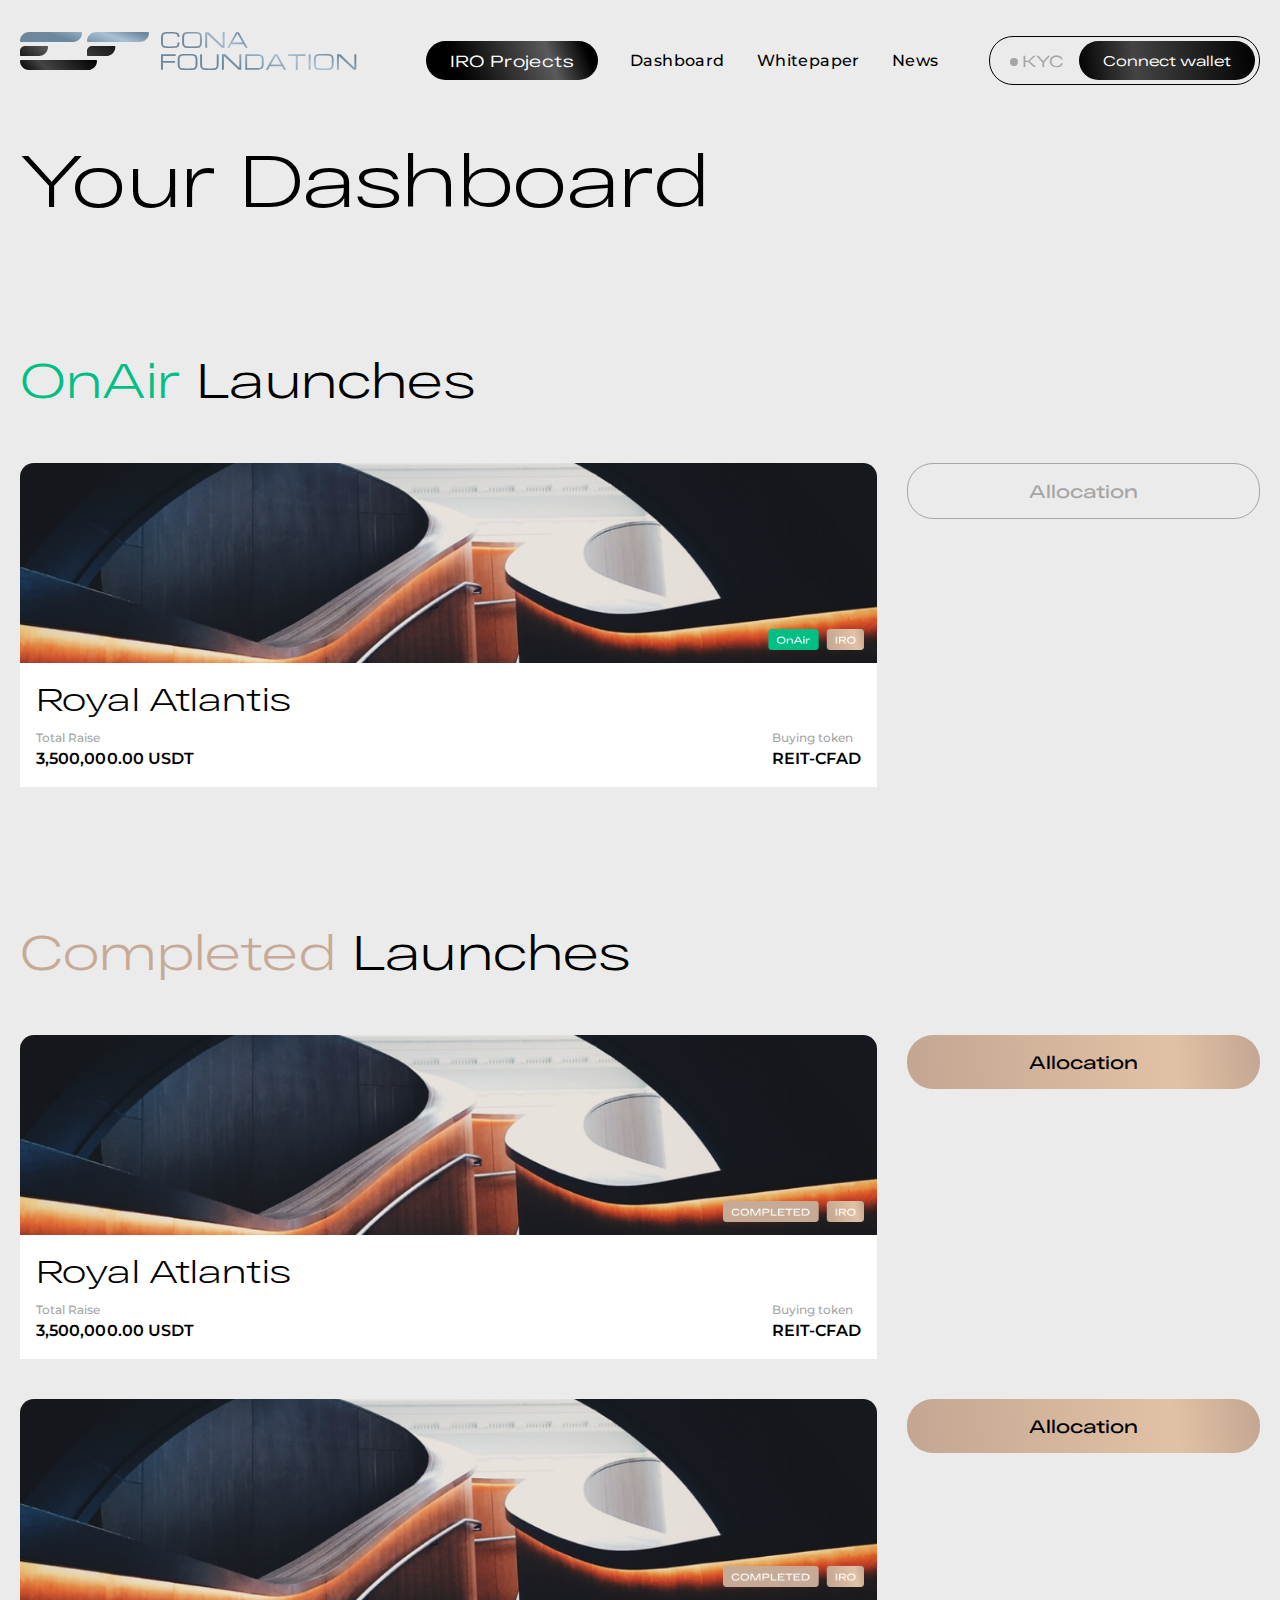
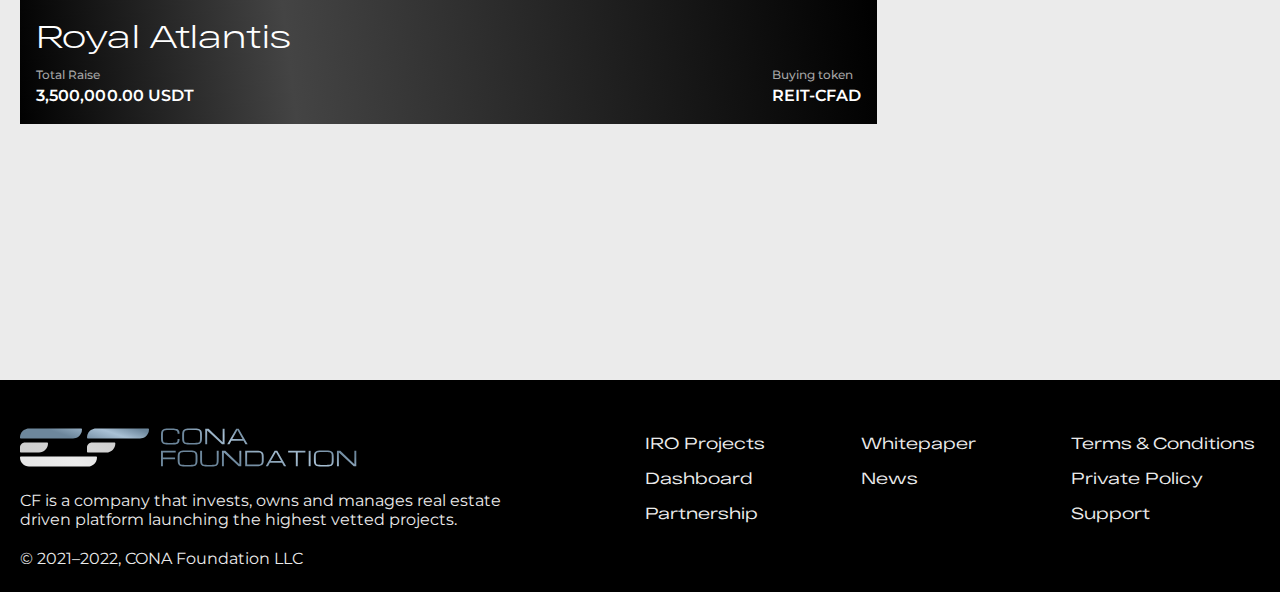
<file: dashboard.html>
<!DOCTYPE html>
<html lang="en">

<head>
    <meta charset="UTF-8">
    <meta http-equiv="X-UA-Compatible" content="IE=edge">
    <meta name="viewport" content="width=device-width, initial-scale=1.0">
    <link rel="stylesheet" href="https://unpkg.com/swiper@8/swiper-bundle.min.css" />
    <link rel="stylesheet" href="css/style.css">
    <link rel="icon" type="image/png" href="img/favicon/favicon-32x32.png">
    <meta name="discription" content="">
    <meta name="keywords" content="">

    <title>Cona</title>
</head>

<body>
    <div class="page">
        <header class="header">
            <div class="header__container container">
                <div class="header__inner">
                    <div class="logo">
                        <div class="logo__icon">
                            <a href="index.html" class="header__logo-link">
                                <img src="img/logo.svg" alt="">
                            </a>
                        </div>
                    </div>
                    <nav class="header__nav">
                        <div class="item__header-content">
                            <div class="item__header-nav">
                                <a class="header__button-link" href="iro-page.html"><span class="header__button-uppercase">IRO</span>Projects
                                    </a>
                            </div>
                            <div class="item__header-nav">
                                <a class="item__header-nav_link" href="dashboard.html">Dashboard</a>
                            </div>
                            <div class="item__header-nav">
                                <a class="item__header-nav_link" href=" ">Whitepaper</a>
                            </div>
                            <div class="item__header-nav">
                                <a class="item__header-nav_link" href="news.html">News</a>
                            </div>

                        </div>
                        <div class="header__buttons">
                            <div class="header__marker">KYC</div>
                            <a class="header__wallet">Connect wallet</a>
                        </div>
                    </nav>


                    <button class="burger" type="button" id="navToggle">
                        <span class="burger__line">1</span>
                        <span class="burger__line">2</span>
                        <span class="burger__line">3</span>
                        <span class="burger__line">4</span>
                    </button>

                </div>
            </div>
        </header>

        <div class="dashboard">
            <div class="dashboard__container container">
                <section class="dashboard__header">
                    <h2>Your Dashboard</h2>
                </section>
                <div class="dashboard__item">
                    <div class="dashboard__item-title"><span>OnAir</span> Launches</div>
                    <div class="dashboard__row">
                        <div class="dashboard__content">
                            <div class="dashboard__content-img">
                                <img src="img/dashboard/item.png" alt="">
                            </div>
                            <div class="dashboard__content-inner">
                                <div class="dashboard__content-header">Royal Atlantis</div>
                                <div class="dashboard__content-row">
                                    <div class="dashboard__content-col">
                                        <div class="dashboard__content-suptitle">
                                            Total Raise
                                        </div>
                                        <div class="dashboard__content-content">
                                            3,500,000.00 USDT
                                        </div>
                                    </div>
                                    <div class="dashboard__content-col">
                                        <div class="dashboard__content-suptitle">
                                            Buying token
                                        </div>
                                        <div class="dashboard__content-content">
                                            REIT-CFAD
                                        </div>
                                    </div>
                                </div>

                            </div>
                        </div>
                        <div class="dashboard__col">
                            <a href="dashboard-guest.html" class="dashboard__btn">Allocation</a>
                        </div>
                    </div>
                </div>

                <div class="dashboard__item dashboard__complete-margin ">
                    <div class="dashboard__item-title dashboard__complete-color"><span class="">Completed</span> Launches</div>
                    <div class="dashboard__row">
                        <div class="dashboard__content">
                            <div class="dashboard__content-img ">
                                <img src="img/dashboard/item2.png" alt="">
                            </div>
                            <div class="dashboard__content-inner">
                                <div class="dashboard__content-header">Royal Atlantis</div>
                                <div class="dashboard__content-row">
                                    <div class="dashboard__content-col">
                                        <div class="dashboard__content-suptitle">
                                            Total Raise
                                        </div>
                                        <div class="dashboard__content-content">
                                            3,500,000.00 USDT
                                        </div>
                                    </div>
                                    <div class="dashboard__content-col">
                                        <div class="dashboard__content-suptitle">
                                            Buying token
                                        </div>
                                        <div class="dashboard__content-content">
                                            REIT-CFAD
                                        </div>
                                    </div>
                                </div>

                            </div>
                        </div>
                        <div class="dashboard__col">
                            <a href="" class="dashboard__btn dashboard__complete-bg">Allocation</a>
                        </div>
                    </div>
                </div>
                <div class="dashboard__item">
                    <div class="dashboard__row">
                        <div class="dashboard__content">
                            <div class="dashboard__content-img ">
                                <img src="img/dashboard/item2.png" alt="">
                            </div>
                            <div class="dashboard__content-inner dashboard__complete-inner">
                                <div class="dashboard__content-header inner__color">Royal Atlantis</div>
                                <div class="dashboard__content-row">
                                    <div class="dashboard__content-col">
                                        <div class="dashboard__content-suptitle">
                                            Total Raise
                                        </div>
                                        <div class="dashboard__content-content inner__color">
                                            3,500,000.00 USDT
                                        </div>
                                    </div>
                                    <div class="dashboard__content-col">
                                        <div class="dashboard__content-suptitle">
                                            Buying token
                                        </div>
                                        <div class="dashboard__content-content inner__color">
                                            REIT-CFAD
                                        </div>
                                    </div>
                                </div>

                            </div>
                        </div>
                        <div class="dashboard__col">
                            <a href="" class="dashboard__btn dashboard__complete-bg">Allocation</a>
                        </div>
                    </div>
                </div>
            </div>
        </div>


        <footer class="footer">
            <div class="footer__container container">
                <div class="footer__body">
                    <div class="footer__row">
                        <div class="footer__col">
                            <div class="footer__col-logo">
                                <img src="img/footer/logo.svg" alt="picture">
                            </div>
                            <div class="footer__col-text">
                                CF is a company that invests, owns and manages real estate driven platform launching the highest vetted projects.
                            </div>

                        </div>
                        <div class="footer__items">
                            <div class="footer__items-col">
                                <div class="footer__items-item">
                                    <a href="iro-page.html" class="footer__items-link">
                                        IRO Projects
                                    </a>
                                </div>
                                <div class="footer__items-item">
                                    <a href="dashboard.html" class="footer__items-link">
                                        Dashboard
                                    </a>
                                </div>
                                <div class="footer__items-item" id="partnership">
                                    <button class="footer__items-link">
                                        Partnership
                                    </button>
                                </div>
                            </div>
                            <div class="footer__items-col">
                                <div class="footer__items-item">
                                    <a href="#" class="footer__items-link">
                                        Whitepaper
                                    </a>
                                </div>
                                <div class="footer__items-item">
                                    <a href="news.html" class="footer__items-link">
                                        News
                                    </a>
                                </div>
                            </div>
                            <div class="footer__items-col">
                                <div class="footer__items-item">
                                    <a href="terms.html" class="footer__items-link">
                                        Terms & Conditions
                                    </a>
                                </div>
                                <div class="footer__items-item">
                                    <a href="policy.html" class="footer__items-link">
                                        Private Policy
                                    </a>

                                </div>
                                <div class="footer__items-item" id="support">
                                    <button class="footer__items-link">
                                        Support
                                    </button>
                                </div>

                            </div>
                        </div>
                    </div>
                    <div class="footer__col-info">
                        © 2021–2022, CONA Foundation LLC
                    </div>
                </div>
            </div>
        </footer>
    </div>
    <div class="modal" id="modal-partner">
        <div class="partnerhsip">
            <div class="partnerhsip__content">
                <div class="partnerhsip__row">
                    <div class="partnerhsip__logo">
                        <img src="img/partnership/logo.svg" alt="">
                    </div>
                    <div class="partnerhsip__line">
                        <img src="img/partnership/line.svg" alt="">
                    </div>
                    <div class="partnerhsip__title">
                        Partnership
                    </div>
                </div>
                <div class="partnerhsip__inner">
                    <div class="partnerhsip__text">
                        We are always glad to meet new people and fruitful cooperation.
                        <br> Please fill in your contact details and tell us how we can be useful to each other.
                    </div>
                    <form action="" class="partnerhsip__form">
                        <div class="partnerhsip__form-group">
                            <input class="partnerhsip__input input-flex" type="text" placeholder="Your name or company">
                        </div>

                        <div class="partnerhsip__form-group">
                            <input class="partnerhsip__input input-flex" type="email" placeholder="Your email"></div>
                        <div class="partnerhsip__form-group">
                            <input class="partnerhsip__input input-flex" type="tel" placeholder="Your phone">
                        </div>
                        <div class="partnerhsip__form-group input-basis">
                            <input class="partnerhsip__input " type="text" placeholder="Subject">
                        </div>
                        <div class="partnerhsip__form-group input-shrink">
                            <input class="partnerhsip__input input-shrink" type="text" placeholder="Your message">
                        </div>




                        <div class="partnerhsip__form-footer">
                            <div class="form-footer__col">
                                <input type="file" name="file" id="file" class="inputfile" />
                                <label for="file">Upload</label>
                            </div>
                            <div class="form-footer__col">
                                <button class="partnerhsip__form-btn">Send</button>
                            </div>

                        </div>

                    </form>
                </div>
                <button class="partnerhsip__close">
                    <img src="img/form/close.svg" alt="">
                </button>
            </div>
        </div>
    </div>
    <div class="modal" id="modal-support">
        <div class="partnerhsip">
            <div class="partnerhsip__content">
                <div class="partnerhsip__row support__row">
                    <div class="partnerhsip__logo">
                        <img src="img/partnership/logo.svg" alt="">
                    </div>
                    <div class="partnerhsip__line">
                        <img src="img/partnership/line.svg" alt="">
                    </div>
                    <div class="partnerhsip__title">
                        Support
                    </div>
                </div>
                <div class="partnerhsip__inner">
                    <div class="partnerhsip__text">
                        Tell us about your problem and we’ll get in touch shortly.
                    </div>
                    <form action="" class="partnerhsip__form">
                        <div class="partnerhsip__form-group support__form-group">
                            <input class="partnerhsip__input  support-width" type="text" placeholder="Your name">
                        </div>

                        <div class="partnerhsip__form-group support__form-group">
                            <input class="partnerhsip__input   support-width" type="text" placeholder="Your wallet"></div>

                        <div class="partnerhsip__form-group input-basis">
                            <input class="partnerhsip__input " type="text" placeholder="Subject">
                        </div>
                        <div class="partnerhsip__form-group input-shrink">
                            <input class="partnerhsip__input input-shrink" type="text" placeholder="Your message">
                        </div>




                        <div class="partnerhsip__form-footer">
                            <div class="form-footer__col">
                                <input type="file" name="file" id="file" class="inputfile" />
                                <label for="file">Upload</label>
                            </div>
                            <div class="form-footer__col">
                                <button class="partnerhsip__form-btn">Send</button>
                            </div>

                        </div>

                    </form>
                </div>
                <button class="support__close">
                    <img src="img/form/close.svg" alt="">
                </button>
            </div>
        </div>
    </div>
    <div class="wallet">
        <div class="wallet__content">
            <div class="wallet__row">
                <div class="wallet__title">Wallet connection</div>
                <div class="wallet__btn">
                    <img class="wallet__btn-img" src="img/wallet/meta.png" alt="meta">
                    <a class="wallet__link">Metamask</a>
                </div>
                <div class="wallet__btn">
                    <img class="wallet__btn-img" src="img/wallet/trust.png" alt="trust">
                    <a class="wallet__link">Trust Wallet</a>
                </div>
                <button class="wallet__close">
                    <img src="img/wallet/close.svg" alt="close">
                </button>
            </div>
        </div>
    </div>
    <script src="js/script.js"></script>
    <script src="js/partnership.js"></script>
    <script src="js/wallet.js"></script>
</body>

</html>
</file>
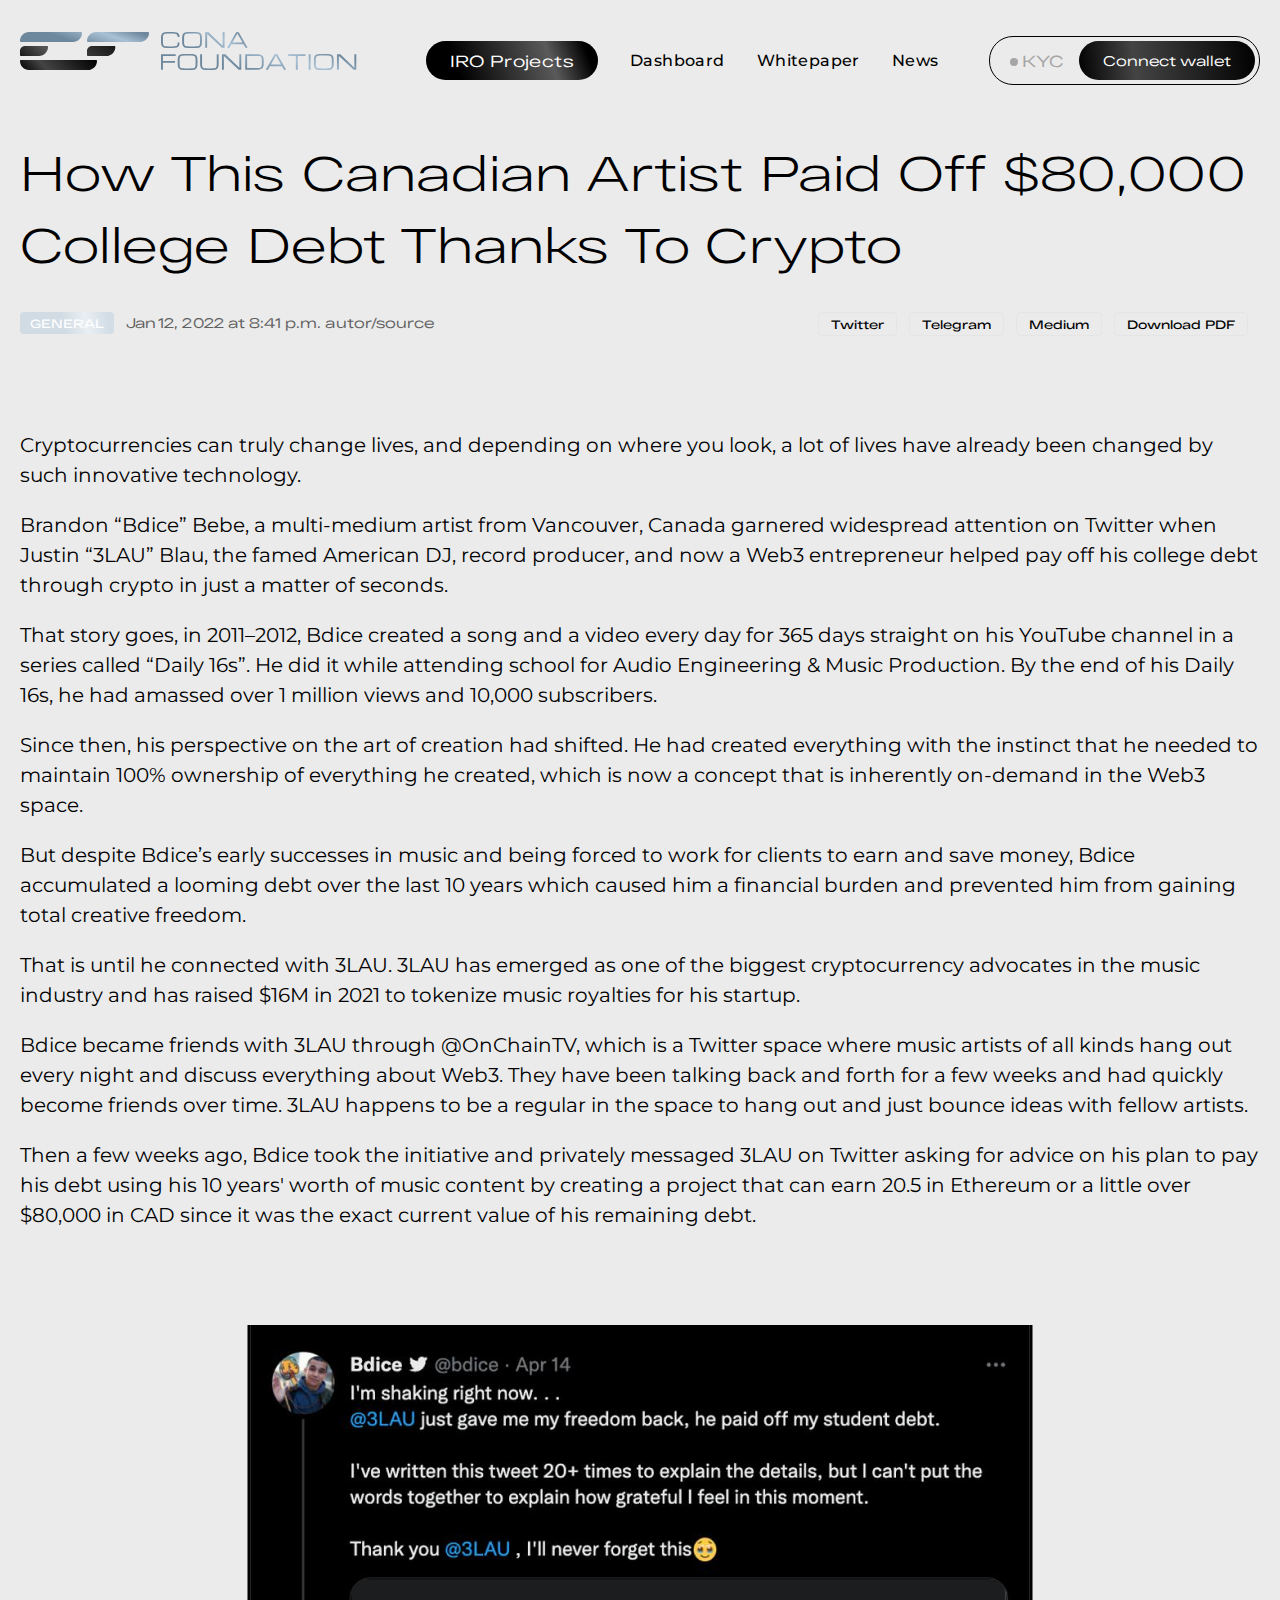
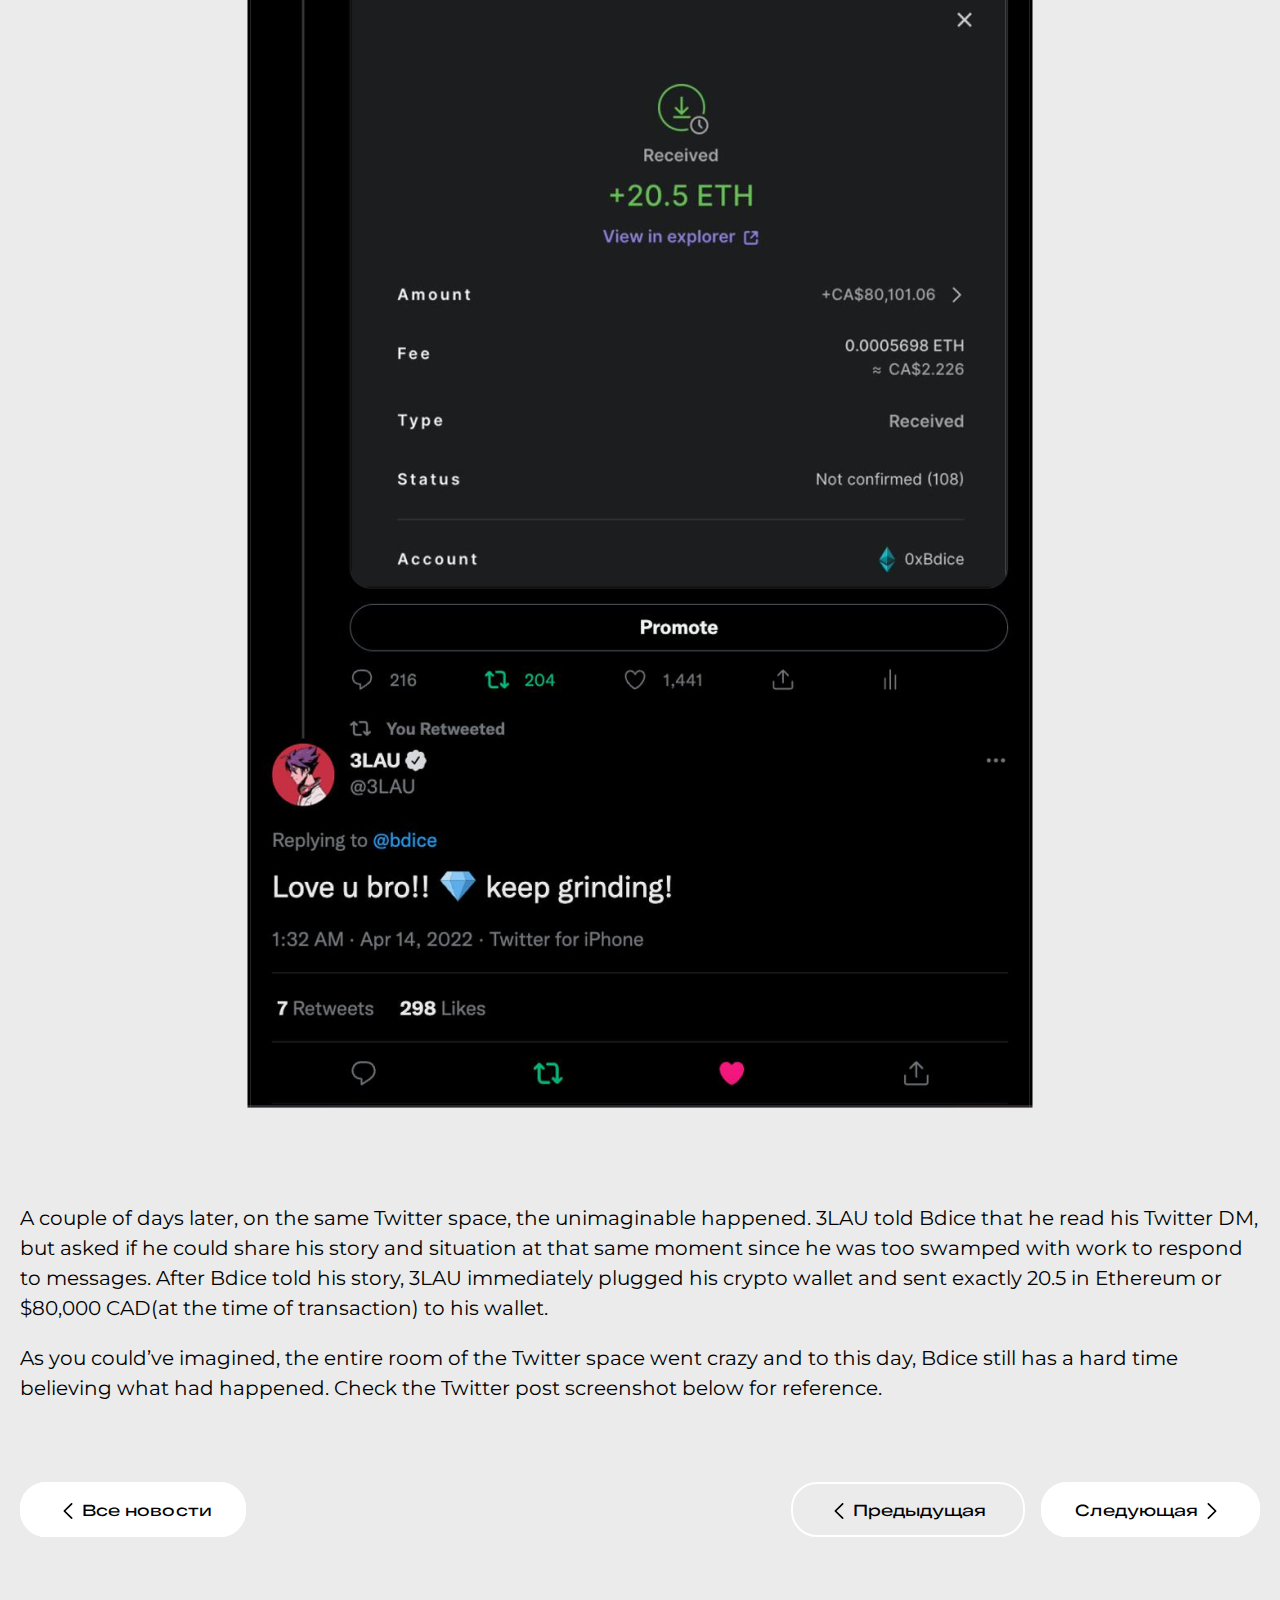
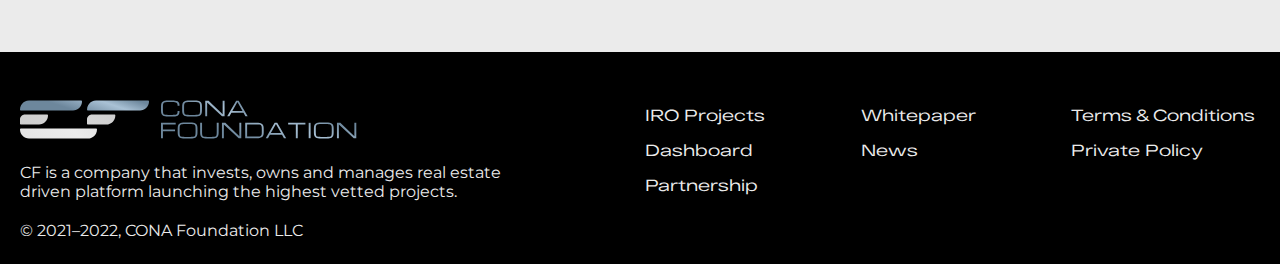
<file: datailednext.html>
<!DOCTYPE html>
<html lang="en">

<head>
    <meta charset="UTF-8">
    <meta http-equiv="X-UA-Compatible" content="IE=edge">
    <meta name="viewport" content="width=device-width, initial-scale=1.0">
    <link rel="stylesheet" href="https://unpkg.com/swiper@8/swiper-bundle.min.css" />
    <link rel="stylesheet" href="css/style.css">
    <link rel="icon" type="image/png" href="img/favicon/favicon-32x32.png">
    <meta name="discription" content="">
    <meta name="keywords" content="">

    <title>Cona</title>
</head>

<body>
    <div class="page">
        <header class="header">
            <div class="header__container container">
                <div class="header__inner">
                    <div class="logo">
                        <div class="logo__icon">
                            <a href="index.html" class="header__logo-link">
                                <img src="img/logo.svg" alt="">
                            </a>
                        </div>
                    </div>
                    <nav class="header__nav">
                        <div class="item__header-content">
                            <div class="item__header-nav">
                                <a class="header__button-link" href="iro-page.html"><span class="header__button-uppercase">IRO</span>Projects
                                    </a>
                            </div>
                            <div class="item__header-nav">
                                <a class="item__header-nav_link" href="dashboard.html">Dashboard</a>
                            </div>
                            <div class="item__header-nav">
                                <a class="item__header-nav_link" href=" ">Whitepaper</a>
                            </div>
                            <div class="item__header-nav">
                                <a class="item__header-nav_link" href="news.html">News</a>
                            </div>

                        </div>
                        <div class="header__buttons">
                            <div class="header__marker">KYC</div>
                            <a class="header__wallet">Connect wallet</a>
                        </div>
                    </nav>


                    <button class="burger" type="button" id="navToggle">
                        <span class="burger__line">1</span>
                        <span class="burger__line">2</span>
                        <span class="burger__line">3</span>
                        <span class="burger__line">4</span>
                    </button>

                </div>
            </div>
        </header>

        <section class="detailed">
            <div class="detailed__container container">
                <div class="detailed__header">
                    <h2>How This Canadian Artist Paid Off $80,000 College Debt Thanks To Crypto</h2>
                </div>
                <div class="projectcard__suptitle detailed__margin">
                    <div class="projectcard__suptitle-col detailed-wrap">
                        <div class="projectcard__suptitle-onair detailed__bg">
                            GENERAL
                        </div>
                        <div class="detailed__data">
                            Jan 12, 2022 at 8:41 p.m. autor/source
                        </div>

                    </div>
                    <div class="projectcard__suptitle-col detailed-wrap">
                        <a href="projectcard__suptitle-link"><span class="projectcard__suptitle-item">Twitter</span></a>
                        <a href="projectcard__suptitle-link"><span class="projectcard__suptitle-item">Telegram</span></a>
                        <a href="projectcard__suptitle-link"><span class="projectcard__suptitle-item">Medium</span></a>
                        <a href="projectcard__suptitle-link"><span class="projectcard__suptitle-item">Download PDF</span></a>
                    </div>
                </div>
                <div class="detailed__content">
                    <p class="detailed__text detailednext__margin">
                        Cryptocurrencies can truly change lives, and depending on where you look, a lot of lives have already been changed by such innovative technology.

                    </p>
                    <p class="detailed__text detailednext__margin">
                        Brandon “Bdice” Bebe, a multi-medium artist from Vancouver, Canada garnered widespread attention on Twitter when Justin “3LAU” Blau, the famed American DJ, record producer, and now a Web3 entrepreneur helped pay off his college debt through crypto in
                        just a matter of seconds.

                    </p>
                    <p class="detailed__text detailednext__margin">

                        That story goes, in 2011–2012, Bdice created a song and a video every day for 365 days straight on his YouTube channel in a series called “Daily 16s”. He did it while attending school for Audio Engineering & Music Production. By the end of his Daily 16s,
                        he had amassed over 1 million views and 10,000 subscribers.

                    </p>
                    <p class="detailed__text detailednext__margin">

                        Since then, his perspective on the art of creation had shifted. He had created everything with the instinct that he needed to maintain 100% ownership of everything he created, which is now a concept that is inherently on-demand in the Web3 space.

                    </p>
                    <p class="detailed__text detailednext__margin">

                        But despite Bdice’s early successes in music and being forced to work for clients to earn and save money, Bdice accumulated a looming debt over the last 10 years which caused him a financial burden and prevented him from gaining total creative freedom.
                    </p>
                    <p class="detailed__text detailednext__margin">
                        That is until he connected with 3LAU. 3LAU has emerged as one of the biggest cryptocurrency advocates in the music industry and has raised $16M in 2021 to tokenize music royalties for his startup.
                    </p>
                    <p class="detailed__text detailednext__margin">
                        Bdice became friends with 3LAU through @OnChainTV, which is a Twitter space where music artists of all kinds hang out every night and discuss everything about Web3. They have been talking back and forth for a few weeks and had quickly become friends over
                        time. 3LAU happens to be a regular in the space to hang out and just bounce ideas with fellow artists.
                    </p>
                    <p class="detailed__text detailednext__margin">
                        Then a few weeks ago, Bdice took the initiative and privately messaged 3LAU on Twitter asking for advice on his plan to pay his debt using his 10 years' worth of music content by creating a project that can earn 20.5 in Ethereum or a little over $80,000
                        in CAD since it was the exact current value of his remaining debt.
                    </p>
                </div>
                <div class="detailednext__img">
                    <img src="img/detailednext/bg.png" alt="">
                </div>
                <div class="detailed__content">
                    <p class="detailed__text detailednext__margin">
                        A couple of days later, on the same Twitter space, the unimaginable happened. 3LAU told Bdice that he read his Twitter DM, but asked if he could share his story and situation at that same moment since he was too swamped with work to respond to messages.
                        After Bdice told his story, 3LAU immediately plugged his crypto wallet and sent exactly 20.5 in Ethereum or $80,000 CAD(at the time of transaction) to his wallet.


                    </p>
                    <p class="detailed__text detailednext__margin">
                        As you could’ve imagined, the entire room of the Twitter space went crazy and to this day, Bdice still has a hard time believing what had happened. Check the Twitter post screenshot below for reference.

                    </p>
                </div>
                <div class="detailed__row">
                    <div class="detailed__col">
                        <a href="" class="detailed__btn detailed__arrow-left">
                            <span>Все новости</span>
                        </a>
                    </div>
                    <div class="detailed__col">
                        <a href="" class="detailed__btn detailed__btn-add">
                            <span>Предыдущая</span>
                        </a>
                        <a href="" class="detailed__btn detailed__btn-next">
                            <span>Следующая</span>
                        </a>
                    </div>
                </div>
            </div>

        </section>

        <div class="footer">
            <div class="footer__container container">
                <div class="footer__body">
                    <div class="footer__row">
                        <div class="footer__col">
                            <div class="footer__col-logo">
                                <img src="img/footer/logo.svg" alt="picture">
                            </div>
                            <div class="footer__col-text">
                                CF is a company that invests, owns and manages real estate driven platform launching the highest vetted projects.
                            </div>

                        </div>
                        <div class="footer__items">
                            <div class="footer__items-col">
                                <div class="footer__items-item">
                                    <a href="" class="footer__items-link">
                                        IRO Projects
                                    </a>
                                </div>
                                <div class="footer__items-item">
                                    <a href="" class="footer__items-link">
                                        Dashboard
                                    </a>
                                </div>
                                <div class="footer__items-item">
                                    <a href="" class="footer__items-link">
                                        Partnership
                                    </a>
                                </div>
                            </div>
                            <div class="footer__items-col">
                                <div class="footer__items-item">
                                    <a href="" class="footer__items-link">
                                        Whitepaper
                                    </a>
                                </div>
                                <div class="footer__items-item">
                                    <a href="" class="footer__items-link">
                                        News
                                    </a>
                                </div>
                            </div>
                            <div class="footer__items-col">
                                <div class="footer__items-item">
                                    <a href="" class="footer__items-link">
                                        Terms & Conditions
                                    </a>
                                </div>
                                <div class="footer__items-item">
                                    <a href="" class="footer__items-link">
                                        Private Policy
                                    </a>
                                </div>

                            </div>
                        </div>
                    </div>
                    <div class="footer__col-info">
                        © 2021–2022, CONA Foundation LLC
                    </div>
                </div>
            </div>
        </div>

    </div>

    <script src="js/script.js"></script>
</body>

</html>
</file>
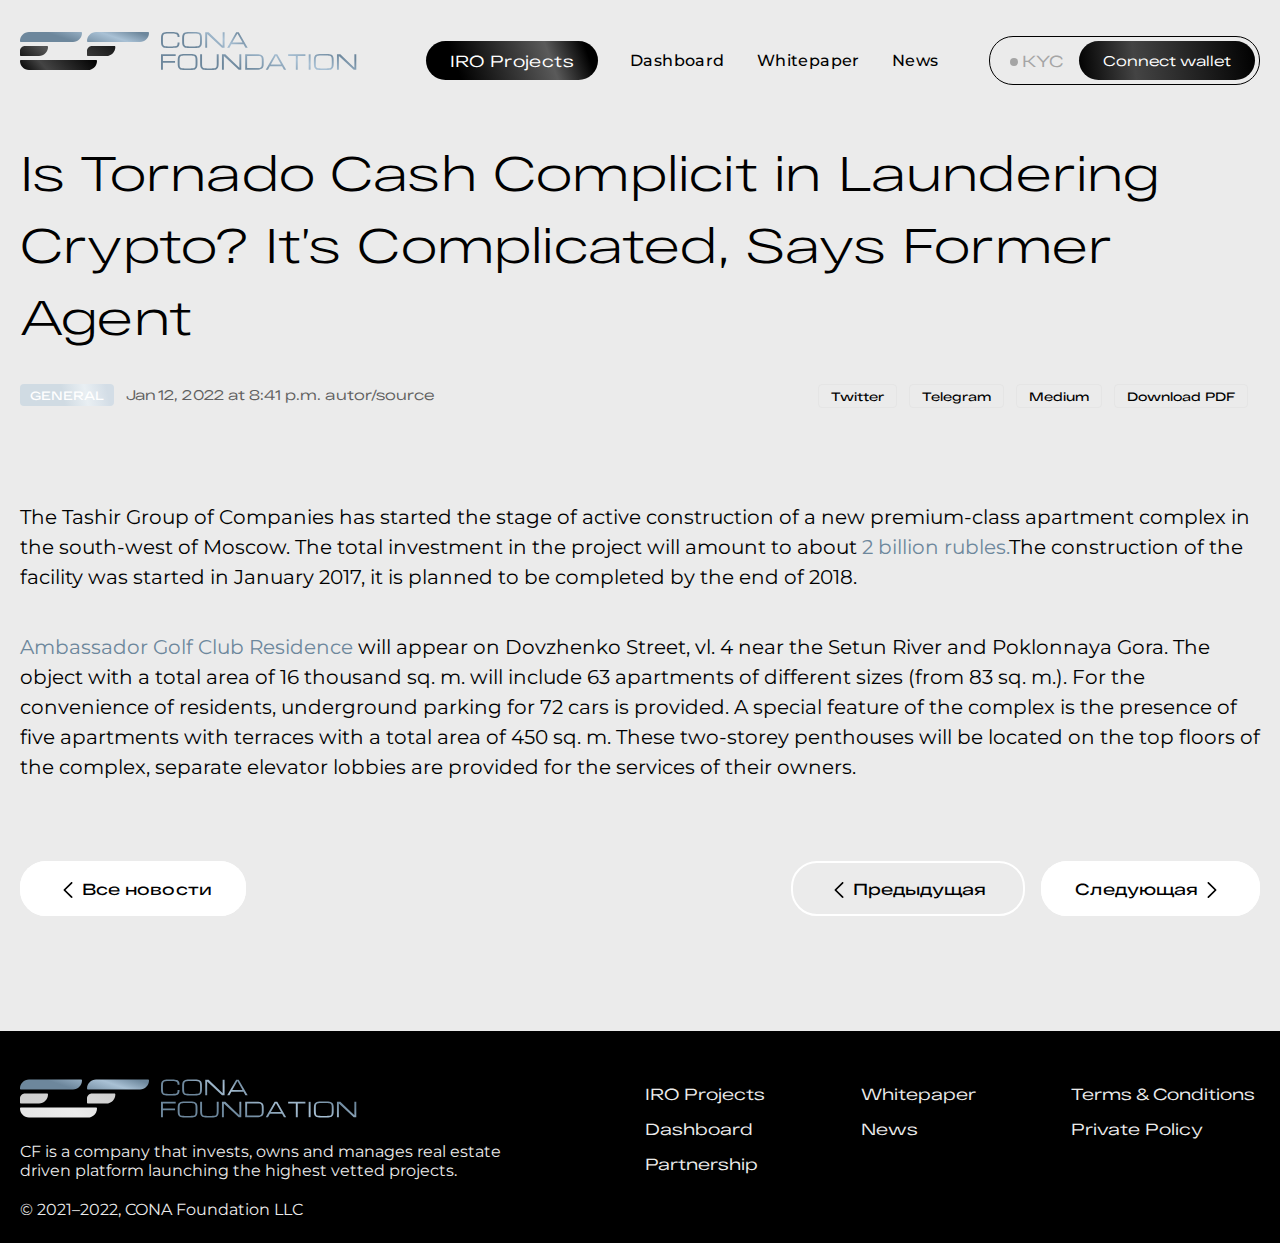
<file: detailed.html>
<!DOCTYPE html>
<html lang="en">

<head>
    <meta charset="UTF-8">
    <meta http-equiv="X-UA-Compatible" content="IE=edge">
    <meta name="viewport" content="width=device-width, initial-scale=1.0">
    <link rel="stylesheet" href="https://unpkg.com/swiper@8/swiper-bundle.min.css" />
    <link rel="stylesheet" href="css/style.css">
    <link rel="icon" type="image/png" href="img/favicon/favicon-32x32.png">
    <meta name="discription" content="">
    <meta name="keywords" content="">

    <title>Cona</title>
</head>

<body>
    <div class="page">
        <header class="header">
            <div class="header__container container">
                <div class="header__inner">
                    <div class="logo">
                        <div class="logo__icon">
                            <a href="index.html" class="header__logo-link">
                                <img src="img/logo.svg" alt="">
                            </a>
                        </div>
                    </div>
                    <nav class="header__nav">
                        <div class="item__header-content">
                            <div class="item__header-nav">
                                <a class="header__button-link" href="iro-page.html"><span class="header__button-uppercase">IRO</span>Projects
                                    </a>
                            </div>
                            <div class="item__header-nav">
                                <a class="item__header-nav_link" href="dashboard.html">Dashboard</a>
                            </div>
                            <div class="item__header-nav">
                                <a class="item__header-nav_link" href=" ">Whitepaper</a>
                            </div>
                            <div class="item__header-nav">
                                <a class="item__header-nav_link" href="news.html">News</a>
                            </div>

                        </div>
                        <div class="header__buttons">
                            <div class="header__marker">KYC</div>
                            <a class="header__wallet">Connect wallet</a>
                        </div>
                    </nav>


                    <button class="burger" type="button" id="navToggle">
                        <span class="burger__line">1</span>
                        <span class="burger__line">2</span>
                        <span class="burger__line">3</span>
                        <span class="burger__line">4</span>
                    </button>

                </div>
            </div>
        </header>

        <section class="detailed">
            <div class="detailed__container container">
                <div class="detailed__header">
                    <h2>Is Tornado Cash Complicit in Laundering Crypto? It’s Complicated, Says Former Agent</h2>
                </div>
                <div class="projectcard__suptitle detailed__margin">
                    <div class="projectcard__suptitle-col detailed-wrap">
                        <div class="projectcard__suptitle-onair detailed__bg">
                            GENERAL
                        </div>
                        <div class="detailed__data">
                            Jan 12, 2022 at 8:41 p.m. autor/source
                        </div>

                    </div>
                    <div class="projectcard__suptitle-col detailed-wrap">
                        <a href="projectcard__suptitle-link"><span class="projectcard__suptitle-item">Twitter</span></a>
                        <a href="projectcard__suptitle-link"><span class="projectcard__suptitle-item">Telegram</span></a>
                        <a href="projectcard__suptitle-link"><span class="projectcard__suptitle-item">Medium</span></a>
                        <a href="projectcard__suptitle-link"><span class="projectcard__suptitle-item">Download PDF</span></a>
                    </div>
                </div>
                <div class="detailed__content">
                    <p class="detailed__text">
                        The Tashir Group of Companies has started the stage of active construction of a new premium-class apartment complex in the south-west of Moscow. The total investment in the project will amount to about <span class="detailed__span-color">2 billion rubles.</span>The
                        construction of the facility was started in January 2017, it is planned to be completed by the end of 2018.
                    </p>
                    <p class="detailed__text">
                        <span class="detailed__span-color">Ambassador Golf Club Residence</span> will appear on Dovzhenko Street, vl. 4 near the Setun River and Poklonnaya Gora. The object with a total area of 16 thousand sq. m. will include 63 apartments
                        of different sizes (from 83 sq. m.). For the convenience of residents, underground parking for 72 cars is provided. A special feature of the complex is the presence of five apartments with terraces with a total area of 450 sq.
                        m. These two-storey penthouses will be located on the top floors of the complex, separate elevator lobbies are provided for the services of their owners.
                    </p>
                </div>
                <div class="detailed__row">
                    <div class="detailed__col">
                        <a href="" class="detailed__btn detailed__arrow-left">
                            <span>Все новости</span>
                        </a>
                    </div>
                    <div class="detailed__col">
                        <a href="datailednext.html" class="detailed__btn detailed__btn-add">
                            <span>Предыдущая</span>
                        </a>
                        <a href="" class="detailed__btn detailed__btn-next">
                            <span>Следующая</span>
                        </a>
                    </div>
                </div>
            </div>

        </section>

        <div class="footer">
            <div class="footer__container container">
                <div class="footer__body">
                    <div class="footer__row">
                        <div class="footer__col">
                            <div class="footer__col-logo">
                                <img src="img/footer/logo.svg" alt="picture">
                            </div>
                            <div class="footer__col-text">
                                CF is a company that invests, owns and manages real estate driven platform launching the highest vetted projects.
                            </div>

                        </div>
                        <div class="footer__items">
                            <div class="footer__items-col">
                                <div class="footer__items-item">
                                    <a href="" class="footer__items-link">
                                        IRO Projects
                                    </a>
                                </div>
                                <div class="footer__items-item">
                                    <a href="" class="footer__items-link">
                                        Dashboard
                                    </a>
                                </div>
                                <div class="footer__items-item">
                                    <a href="" class="footer__items-link">
                                        Partnership
                                    </a>
                                </div>
                            </div>
                            <div class="footer__items-col">
                                <div class="footer__items-item">
                                    <a href="" class="footer__items-link">
                                        Whitepaper
                                    </a>
                                </div>
                                <div class="footer__items-item">
                                    <a href="" class="footer__items-link">
                                        News
                                    </a>
                                </div>
                            </div>
                            <div class="footer__items-col">
                                <div class="footer__items-item">
                                    <a href="" class="footer__items-link">
                                        Terms & Conditions
                                    </a>
                                </div>
                                <div class="footer__items-item">
                                    <a href="" class="footer__items-link">
                                        Private Policy
                                    </a>
                                </div>

                            </div>
                        </div>
                    </div>
                    <div class="footer__col-info">
                        © 2021–2022, CONA Foundation LLC
                    </div>
                </div>
            </div>
        </div>

    </div>

    <script src="js/script.js"></script>
</body>

</html>
</file>
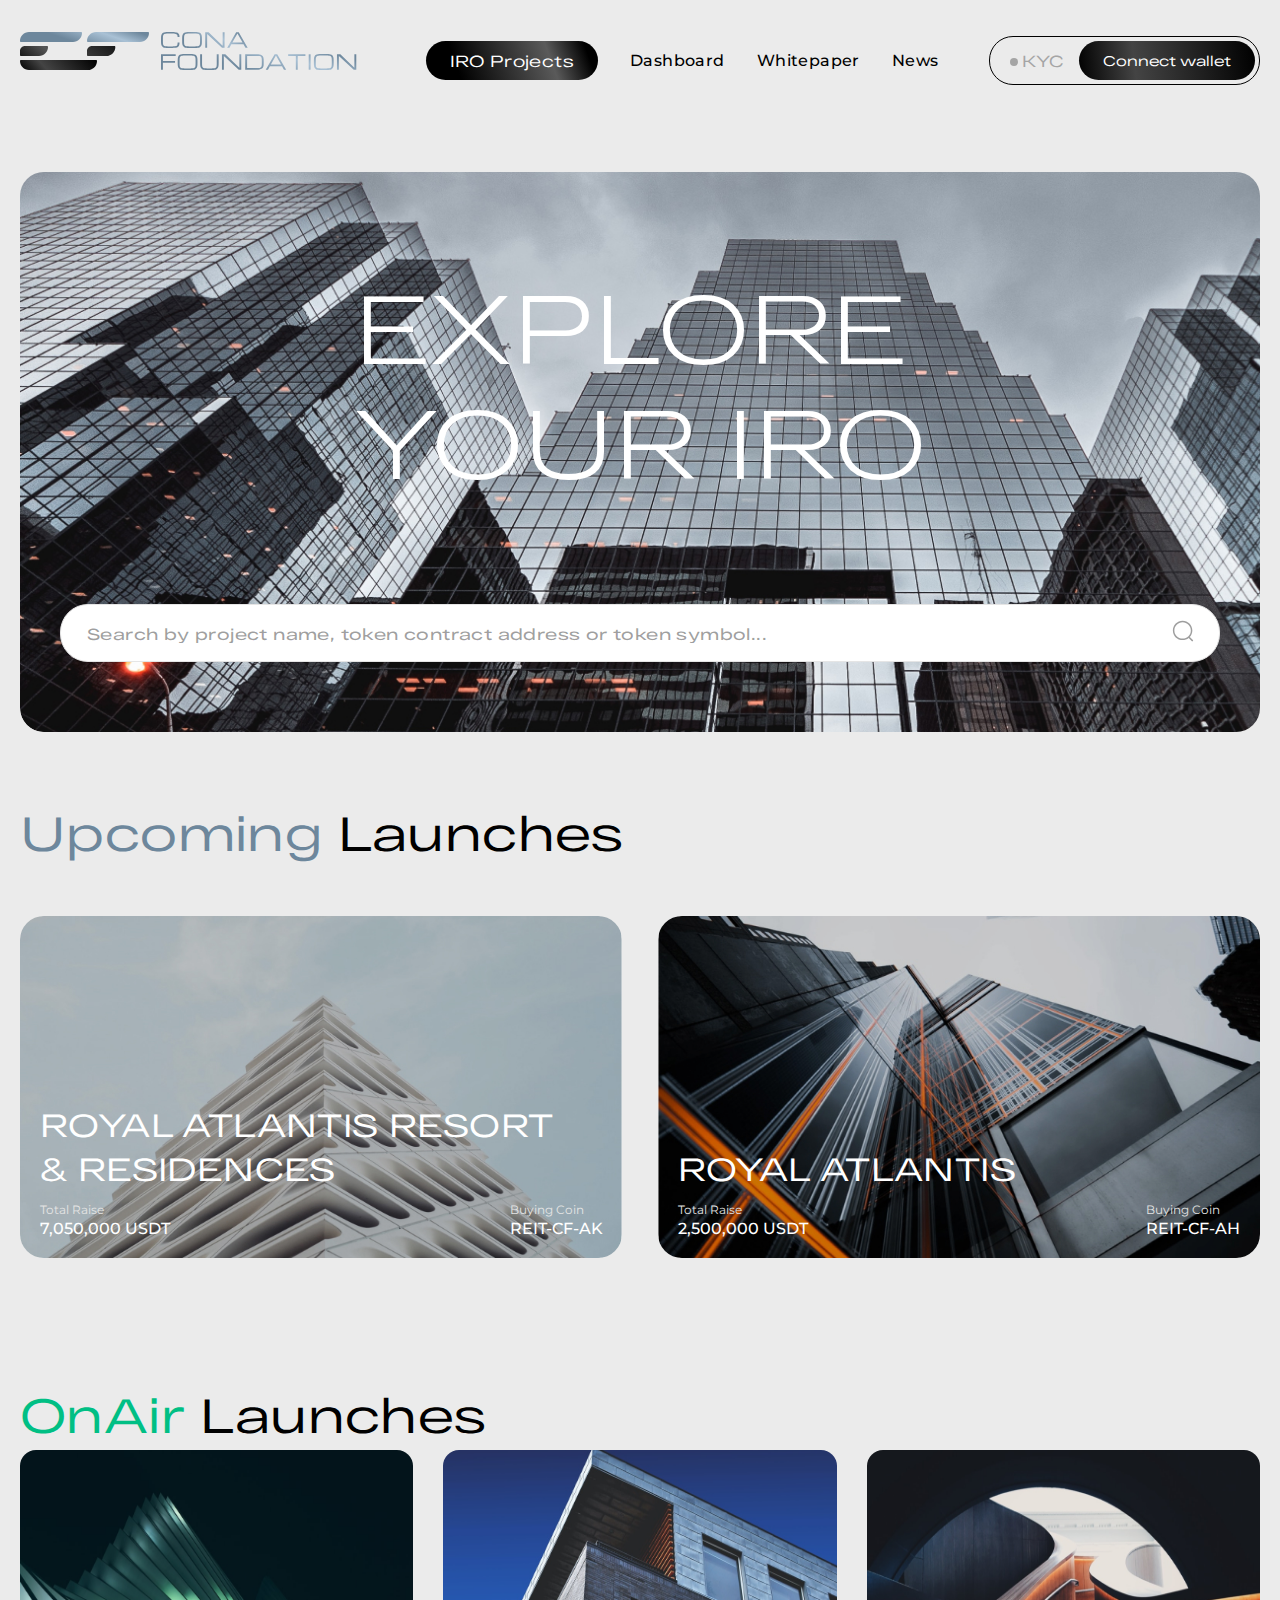
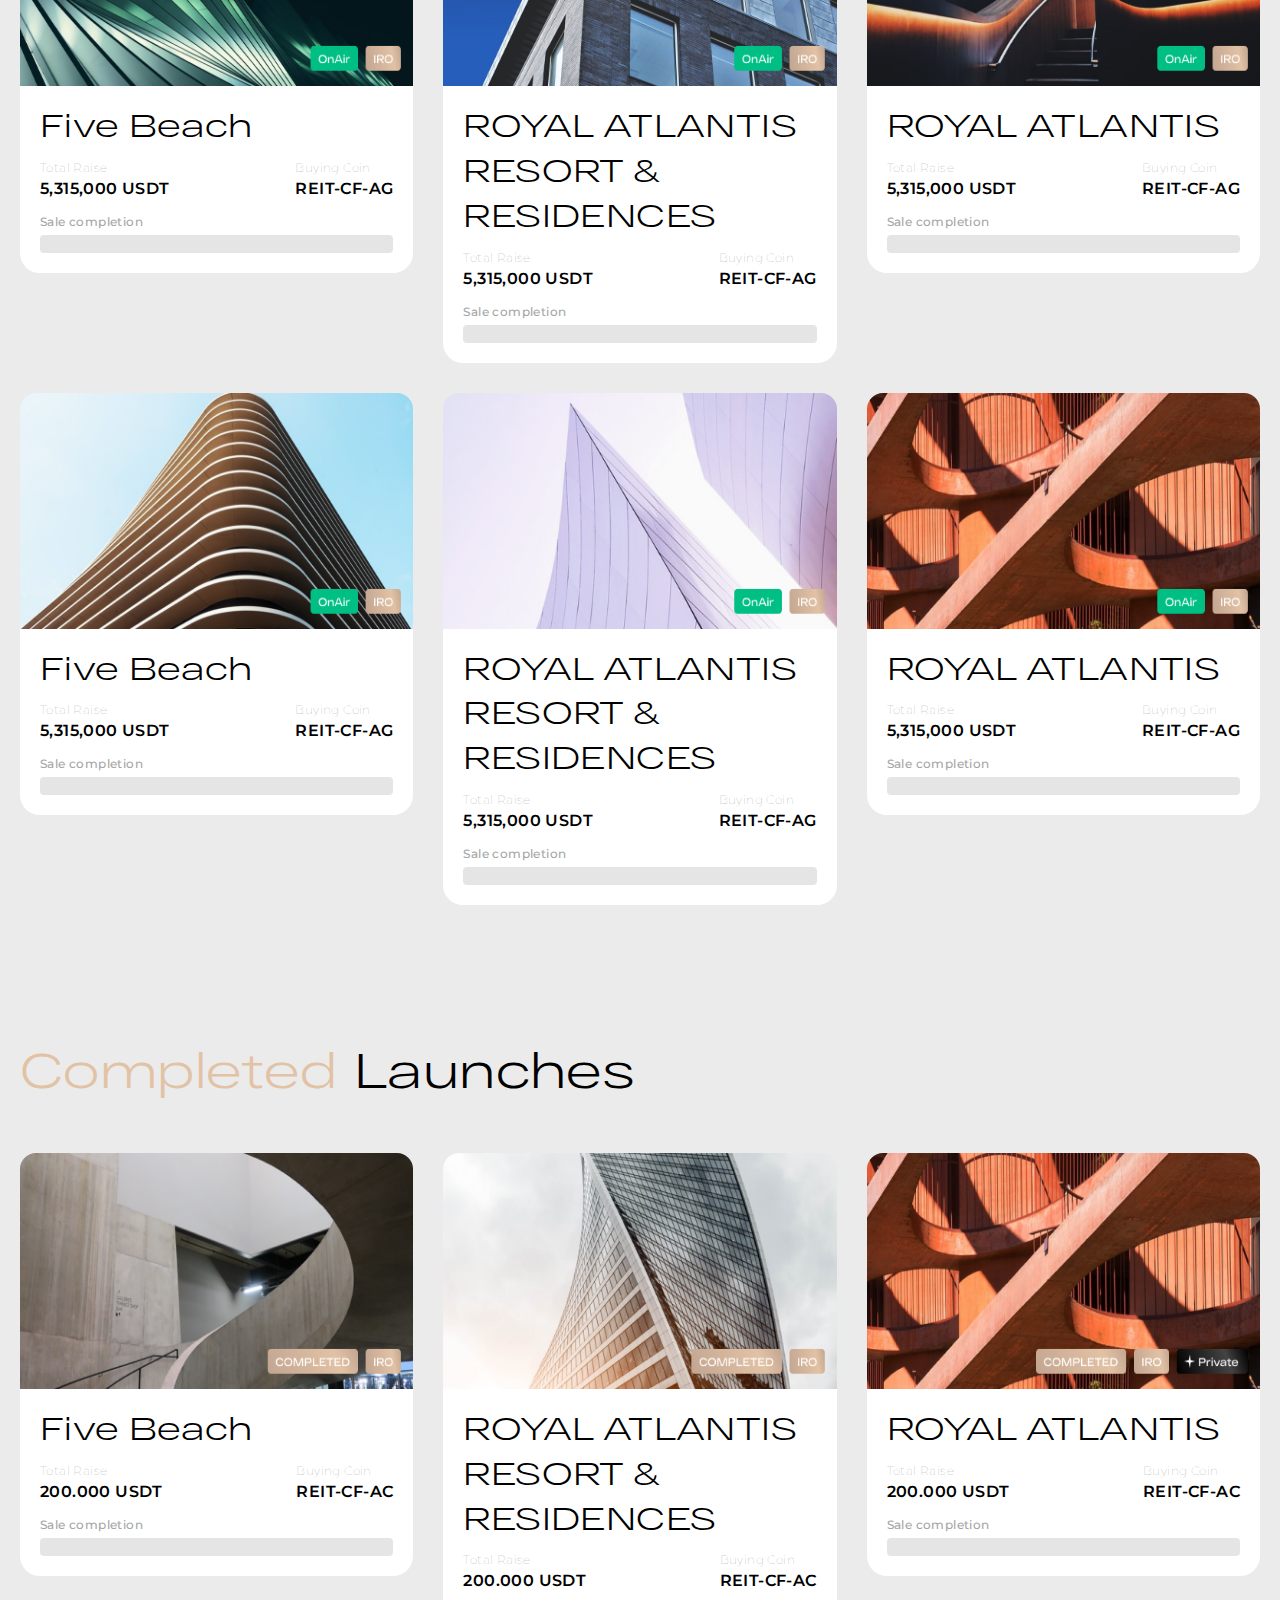
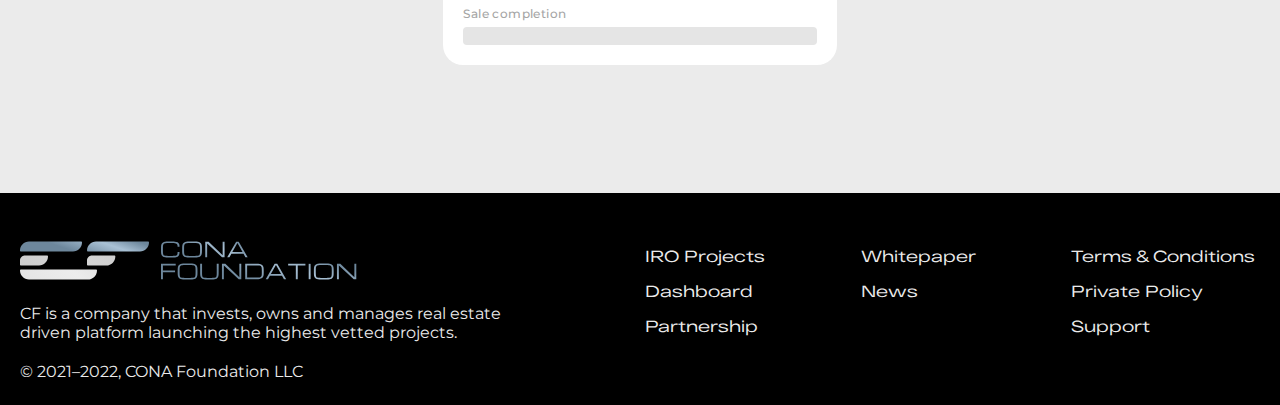
<file: iro-page.html>
<!DOCTYPE html>
<html lang="en">

<head>
    <meta charset="UTF-8">
    <meta http-equiv="X-UA-Compatible" content="IE=edge">
    <meta name="viewport" content="width=device-width, initial-scale=1.0">
    <link rel="stylesheet" href="https://unpkg.com/swiper@8/swiper-bundle.min.css" />
    <link rel="stylesheet" href="css/style.css">
    <link rel="icon" type="image/png" href="img/favicon/favicon-32x32.png">
    <meta name="discription" content="">
    <meta name="keywords" content="">

    <title>Cona</title>
</head>

<body>
    <div class="page">
        <header class="header">
            <div class="header__container container">
                <div class="header__inner">
                    <div class="logo">
                        <div class="logo__icon">
                            <a href="index.html" class="header__logo-link">
                                <img src="img/logo.svg" alt="">
                            </a>
                        </div>
                    </div>
                    <nav class="header__nav">
                        <div class="item__header-content">
                            <div class="item__header-nav">
                                <a class="header__button-link" href="iro-page.html"><span class="header__button-uppercase">IRO</span>Projects
                                    </a>
                            </div>
                            <div class="item__header-nav">
                                <a class="item__header-nav_link" href="dashboard.html">Dashboard</a>
                            </div>
                            <div class="item__header-nav">
                                <a class="item__header-nav_link" href=" ">Whitepaper</a>
                            </div>
                            <div class="item__header-nav">
                                <a class="item__header-nav_link" href="news.html">News</a>
                            </div>

                        </div>
                        <div class="header__buttons">
                            <div class="header__marker">KYC</div>
                            <a class="header__wallet">Connect wallet</a>
                        </div>
                    </nav>


                    <button class="burger" type="button" id="navToggle">
                        <span class="burger__line">1</span>
                        <span class="burger__line">2</span>
                        <span class="burger__line">3</span>
                        <span class="burger__line">4</span>
                    </button>

                </div>
            </div>
        </header>

        <div class="iropage">
            <section class="iropage__explore">
                <div class="iropage__explore-container container">
                    <div class="explore__row">
                        <div class="explore__item">
                            <h1 class="explore__item-title">EXPLORE <br> YOUR IRO</h1>
                            <form class="explore__form form__iropage" action="">
                                <input class="explore__input form__iropage-input" type="text" placeholder="Search by project name, token contract address or token symbol...">
                                <button type="submit" class="explore__btn">
                                    <img src="img/explore/Search.svg" alt="">
                                </button>
                            </form>
                        </div>

                    </div>

                </div>
            </section>
            <section class="iropage__upcoming">
                <div class="upcoming__container container">
                    <div class="upcoming__body">
                        <h2 class="upcoming__title"><span class="upcoming__title-span">Upcoming</span> Launches</h2>
                        <div class="upcoming__row">
                            <div class="upcoming__col">
                                <div class="upcoming__item">
                                    <div class="upcoming__content content__upcoming">
                                        <div class="content__upcoming-title">
                                            ROYAL ATLANTIS RESORT & RESIDENCES
                                        </div>
                                        <div class="content__upcoming-row">
                                            <div class="content__upcoming-col">
                                                <div class="content__upcoming-suptitle">
                                                    Total Raise
                                                </div>
                                                <div class="content__upcoming-content">
                                                    7,050,000 USDT
                                                </div>
                                            </div>
                                            <div class="content__upcoming-col">
                                                <div class="content__upcoming-suptitle">
                                                    Buying Coin
                                                </div>
                                                <div class="content__upcoming-content">
                                                    REIT-CF-AK
                                                </div>
                                            </div>
                                        </div>

                                    </div>
                                    <div class="upcoming__img">
                                        <img class="img" src="img/upcoming/left.jpg" alt="">
                                    </div>

                                </div>
                            </div>
                            <div class="upcoming__col">
                                <div class="upcoming__item">
                                    <div class="upcoming__content content__upcoming">
                                        <div class="content__upcoming-title">
                                            ROYAL ATLANTIS
                                        </div>
                                        <div class="content__upcoming-row">
                                            <div class="content__upcoming-col">
                                                <div class="content__upcoming-suptitle">
                                                    Total Raise
                                                </div>
                                                <div class="content__upcoming-content">
                                                    2,500,000 USDT
                                                </div>
                                            </div>
                                            <div class="content__upcoming-col">
                                                <div class="content__upcoming-suptitle">
                                                    Buying Coin
                                                </div>
                                                <div class="content__upcoming-content">
                                                    REIT-CF-AH
                                                </div>
                                            </div>
                                        </div>

                                    </div>
                                    <div class="upcoming__img">
                                        <img class="img" src="img/upcoming/right.jpg" alt="">
                                    </div>

                                </div>
                            </div>

                        </div>
                    </div>
                </div>
            </section>
            <section class="iropage__onair">
                <div class="onair__container container">
                    <div class="onair__body">
                        <h2 class="onair__title">
                            <span class="onair__title-span">OnAir </span>Launches
                        </h2>
                        <div class="onair__row">
                            <div class="onair__col">
                                <div class="onair__item">
                                    <a href="projectcard.html" class="onair__img">
                                        <img src="img/onair/01.png" alt="picture">
                                    </a>
                                    <div class="onair__content">
                                        <div class="onair__content-title">
                                            Five Beach
                                        </div>
                                        <div class="onair__content-row">
                                            <div class="onair__content-col">
                                                <div class="onair__content-suptitle">
                                                    Total Raise
                                                </div>
                                                <div class="onair__content-number">
                                                    5,315,000 USDT
                                                </div>
                                            </div>
                                            <div class="onair__content-col">
                                                <div class="onair__content-suptitle">
                                                    Buying Coin
                                                </div>
                                                <div class="onair__content-number">
                                                    REIT-CF-AG
                                                </div>
                                            </div>
                                        </div>
                                        <div class="progressbar__block">
                                            <label class="progressbar__block-label" for="">Sale completion</label>
                                            <div class="progressbar">
                                                <div class="progressbar__value"><span class="span">50</span></div>
                                            </div>

                                        </div>
                                    </div>
                                </div>
                            </div>
                            <div class="onair__col">
                                <div class="onair__item">
                                    <a href="projectcard.html" class="onair__img">
                                        <img src="img/onair/02.png" alt="picture">
                                    </a>
                                    <div class="onair__content">
                                        <div class="onair__content-title">
                                            ROYAL ATLANTIS RESORT & RESIDENCES
                                        </div>
                                        <div class="onair__content-row">
                                            <div class="onair__content-col">
                                                <div class="onair__content-suptitle">
                                                    Total Raise
                                                </div>
                                                <div class="onair__content-number">
                                                    5,315,000 USDT
                                                </div>
                                            </div>
                                            <div class="onair__content-col">
                                                <div class="onair__content-suptitle">
                                                    Buying Coin
                                                </div>
                                                <div class="onair__content-number">
                                                    REIT-CF-AG
                                                </div>
                                            </div>
                                        </div>
                                        <div class="progressbar__block">
                                            <label class="progressbar__block-label" for="">Sale completion</label>
                                            <div class="progressbar">
                                                <div class="progressbar__value"><span class="span">50</span></div>
                                            </div>

                                        </div>
                                    </div>
                                </div>
                            </div>
                            <div class="onair__col">
                                <div class="onair__item">
                                    <a href="projectcard.html" class="onair__img">
                                        <img src="img/onair/03.png" alt="picture">
                                    </a>
                                    <div class="onair__content">
                                        <div class="onair__content-title">
                                            ROYAL ATLANTIS
                                        </div>
                                        <div class="onair__content-row">
                                            <div class="onair__content-col">
                                                <div class="onair__content-suptitle">
                                                    Total Raise
                                                </div>
                                                <div class="onair__content-number">
                                                    5,315,000 USDT
                                                </div>
                                            </div>
                                            <div class="onair__content-col">
                                                <div class="onair__content-suptitle">
                                                    Buying Coin
                                                </div>
                                                <div class="onair__content-number">
                                                    REIT-CF-AG
                                                </div>
                                            </div>
                                        </div>
                                        <div class="progressbar__block">
                                            <label class="progressbar__block-label" for="">Sale completion</label>
                                            <div class="progressbar">
                                                <div class="progressbar__value"><span class="span">13</span></div>
                                            </div>

                                        </div>
                                    </div>
                                </div>
                            </div>
                            <div class="onair__col">
                                <div class="onair__item">
                                    <a href="projectcard.html" class="onair__img">
                                        <img src="img/onair/04.png" alt="picture">
                                    </a>
                                    <div class="onair__content">
                                        <div class="onair__content-title">
                                            Five Beach
                                        </div>
                                        <div class="onair__content-row">
                                            <div class="onair__content-col">
                                                <div class="onair__content-suptitle">
                                                    Total Raise
                                                </div>
                                                <div class="onair__content-number">
                                                    5,315,000 USDT
                                                </div>
                                            </div>
                                            <div class="onair__content-col">
                                                <div class="onair__content-suptitle">
                                                    Buying Coin
                                                </div>
                                                <div class="onair__content-number">
                                                    REIT-CF-AG
                                                </div>
                                            </div>
                                        </div>
                                        <div class="progressbar__block">
                                            <label class="progressbar__block-label" for="">Sale completion</label>
                                            <div class="progressbar">
                                                <div class="progressbar__value"><span class="span">13</span></div>
                                            </div>

                                        </div>
                                    </div>
                                </div>
                            </div>
                            <div class="onair__col">
                                <div class="onair__item">
                                    <a href="projectcard.html" class="onair__img">
                                        <img src="img/onair/05.png" alt="picture">
                                    </a>
                                    <div class="onair__content">
                                        <div class="onair__content-title">
                                            ROYAL ATLANTIS RESORT & RESIDENCES
                                        </div>
                                        <div class="onair__content-row">
                                            <div class="onair__content-col">
                                                <div class="onair__content-suptitle">
                                                    Total Raise
                                                </div>
                                                <div class="onair__content-number">
                                                    5,315,000 USDT
                                                </div>
                                            </div>
                                            <div class="onair__content-col">
                                                <div class="onair__content-suptitle">
                                                    Buying Coin
                                                </div>
                                                <div class="onair__content-number">
                                                    REIT-CF-AG
                                                </div>
                                            </div>
                                        </div>
                                        <div class="progressbar__block">
                                            <label class="progressbar__block-label" for="">Sale completion</label>
                                            <div class="progressbar">
                                                <div class="progressbar__value"><span class="span">13</span></div>
                                            </div>

                                        </div>
                                    </div>
                                </div>
                            </div>
                            <div class="onair__col">
                                <div class="onair__item">
                                    <a href="projectcard.html" class="onair__img">
                                        <img src="img/onair/06.png" alt="picture">
                                    </a>
                                    <div class="onair__content">
                                        <div class="onair__content-title">
                                            ROYAL ATLANTIS
                                        </div>
                                        <div class="onair__content-row">
                                            <div class="onair__content-col">
                                                <div class="onair__content-suptitle">
                                                    Total Raise
                                                </div>
                                                <div class="onair__content-number">
                                                    5,315,000 USDT
                                                </div>
                                            </div>
                                            <div class="onair__content-col">
                                                <div class="onair__content-suptitle">
                                                    Buying Coin
                                                </div>
                                                <div class="onair__content-number">
                                                    REIT-CF-AG
                                                </div>
                                            </div>
                                        </div>
                                        <div class="progressbar__block">
                                            <label class="progressbar__block-label" for="">Sale completion</label>
                                            <div class="progressbar">
                                                <div class="progressbar__value"><span class="span">13</span></div>
                                            </div>

                                        </div>
                                    </div>
                                </div>
                            </div>

                        </div>
                    </div>
                </div>
            </section>
            <section class="completed">
                <div class="completed__container container">
                    <div class="completed__body">
                        <h2 class="completed__title">
                            <span class="completed__title-color">Completed</span> Launches
                        </h2>
                        <div class="onair__row">
                            <div class="onair__col">
                                <div class="onair__item">
                                    <a href="" class="onair__img">
                                        <img src="img/completed/01.png" alt="picture">
                                    </a>
                                    <div class="onair__content">
                                        <div class="onair__content-title">
                                            Five Beach
                                        </div>
                                        <div class="onair__content-row">
                                            <div class="onair__content-col">
                                                <div class="onair__content-suptitle">
                                                    Total Raise
                                                </div>
                                                <div class="onair__content-number">
                                                    200.000 USDT
                                                </div>
                                            </div>
                                            <div class="onair__content-col">
                                                <div class="onair__content-suptitle">
                                                    Buying Coin
                                                </div>
                                                <div class="onair__content-number">
                                                    REIT-CF-AC
                                                </div>
                                            </div>
                                        </div>
                                        <div class="progressbar__block">
                                            <label class="progressbar__block-label" for="">Sale completion</label>
                                            <div class="progressbar">
                                                <div class="progressbar__value"><span class="span">13</span></div>
                                            </div>

                                        </div>
                                    </div>
                                </div>
                            </div>
                            <div class="onair__col">
                                <div class="onair__item">
                                    <a href="" class="onair__img">
                                        <img src="img/completed/02.png" alt="picture">
                                    </a>
                                    <div class="onair__content">
                                        <div class="onair__content-title">
                                            ROYAL ATLANTIS RESORT & RESIDENCES
                                        </div>
                                        <div class="onair__content-row">
                                            <div class="onair__content-col">
                                                <div class="onair__content-suptitle">
                                                    Total Raise
                                                </div>
                                                <div class="onair__content-number">
                                                    200.000 USDT
                                                </div>
                                            </div>
                                            <div class="onair__content-col">
                                                <div class="onair__content-suptitle">
                                                    Buying Coin
                                                </div>
                                                <div class="onair__content-number">
                                                    REIT-CF-AC
                                                </div>
                                            </div>
                                        </div>
                                        <div class="progressbar__block">
                                            <label class="progressbar__block-label" for="">Sale completion</label>
                                            <div class="progressbar">
                                                <div class="progressbar__value"><span class="span">13</span></div>
                                            </div>

                                        </div>
                                    </div>
                                </div>
                            </div>
                            <div class="onair__col">
                                <div class="onair__item">
                                    <a href="" class="onair__img">
                                        <img src="img/completed/03.png" alt="picture">
                                    </a>
                                    <div class="onair__content">
                                        <div class="onair__content-title">
                                            ROYAL ATLANTIS
                                        </div>
                                        <div class="onair__content-row">
                                            <div class="onair__content-col">
                                                <div class="onair__content-suptitle">
                                                    Total Raise
                                                </div>
                                                <div class="onair__content-number">
                                                    200.000 USDT
                                                </div>
                                            </div>
                                            <div class="onair__content-col">
                                                <div class="onair__content-suptitle">
                                                    Buying Coin
                                                </div>
                                                <div class="onair__content-number">
                                                    REIT-CF-AC
                                                </div>
                                            </div>
                                        </div>
                                        <div class="progressbar__block">
                                            <label class="progressbar__block-label" for="">Sale completion</label>
                                            <div class="progressbar">
                                                <div class="progressbar__value"><span class="span">13</span></div>
                                            </div>

                                        </div>
                                    </div>
                                </div>
                            </div>
                        </div>
                    </div>
                </div>
            </section>
        </div>

        <footer class="footer">
            <div class="footer__container container">
                <div class="footer__body">
                    <div class="footer__row">
                        <div class="footer__col">
                            <div class="footer__col-logo">
                                <img src="img/footer/logo.svg" alt="picture">
                            </div>
                            <div class="footer__col-text">
                                CF is a company that invests, owns and manages real estate driven platform launching the highest vetted projects.
                            </div>

                        </div>
                        <div class="footer__items">
                            <div class="footer__items-col">
                                <div class="footer__items-item">
                                    <a href="iro-page.html" class="footer__items-link">
                                        IRO Projects
                                    </a>
                                </div>
                                <div class="footer__items-item">
                                    <a href="dashboard.html" class="footer__items-link">
                                        Dashboard
                                    </a>
                                </div>
                                <div class="footer__items-item" id="partnership">
                                    <button class="footer__items-link">
                                        Partnership
                                    </button>
                                </div>
                            </div>
                            <div class="footer__items-col">
                                <div class="footer__items-item">
                                    <a href="#" class="footer__items-link">
                                        Whitepaper
                                    </a>
                                </div>
                                <div class="footer__items-item">
                                    <a href="news.html" class="footer__items-link">
                                        News
                                    </a>
                                </div>
                            </div>
                            <div class="footer__items-col">
                                <div class="footer__items-item">
                                    <a href="terms.html" class="footer__items-link">
                                        Terms & Conditions
                                    </a>
                                </div>
                                <div class="footer__items-item">
                                    <a href="policy.html" class="footer__items-link">
                                        Private Policy
                                    </a>

                                </div>
                                <div class="footer__items-item" id="support">
                                    <button class="footer__items-link">
                                        Support
                                    </button>
                                </div>

                            </div>
                        </div>
                    </div>
                    <div class="footer__col-info">
                        © 2021–2022, CONA Foundation LLC
                    </div>
                </div>
            </div>
        </footer>

    </div>
    <div class="modal" id="modal-partner">
        <div class="partnerhsip">
            <div class="partnerhsip__content">
                <div class="partnerhsip__row">
                    <div class="partnerhsip__logo">
                        <img src="img/partnership/logo.svg" alt="">
                    </div>
                    <div class="partnerhsip__line">
                        <img src="img/partnership/line.svg" alt="">
                    </div>
                    <div class="partnerhsip__title">
                        Partnership
                    </div>
                </div>
                <div class="partnerhsip__inner">
                    <div class="partnerhsip__text">
                        We are always glad to meet new people and fruitful cooperation.
                        <br> Please fill in your contact details and tell us how we can be useful to each other.
                    </div>
                    <form action="" class="partnerhsip__form">
                        <div class="partnerhsip__form-group">
                            <input class="partnerhsip__input input-flex" type="text" placeholder="Your name or company">
                        </div>

                        <div class="partnerhsip__form-group">
                            <input class="partnerhsip__input input-flex" type="email" placeholder="Your email"></div>
                        <div class="partnerhsip__form-group">
                            <input class="partnerhsip__input input-flex" type="tel" placeholder="Your phone">
                        </div>
                        <div class="partnerhsip__form-group input-basis">
                            <input class="partnerhsip__input " type="text" placeholder="Subject">
                        </div>
                        <div class="partnerhsip__form-group input-shrink">
                            <input class="partnerhsip__input input-shrink" type="text" placeholder="Your message">
                        </div>




                        <div class="partnerhsip__form-footer">
                            <div class="form-footer__col">
                                <input type="file" name="file" id="file" class="inputfile" />
                                <label for="file">Upload</label>
                            </div>
                            <div class="form-footer__col">
                                <button class="partnerhsip__form-btn">Send</button>
                            </div>

                        </div>

                    </form>
                </div>
                <button class="partnerhsip__close">
                    <img src="img/form/close.svg" alt="">
                </button>
            </div>
        </div>
    </div>
    <div class="modal" id="modal-support">
        <div class="partnerhsip">
            <div class="partnerhsip__content">
                <div class="partnerhsip__row support__row">
                    <div class="partnerhsip__logo">
                        <img src="img/partnership/logo.svg" alt="">
                    </div>
                    <div class="partnerhsip__line">
                        <img src="img/partnership/line.svg" alt="">
                    </div>
                    <div class="partnerhsip__title">
                        Support
                    </div>
                </div>
                <div class="partnerhsip__inner">
                    <div class="partnerhsip__text">
                        Tell us about your problem and we’ll get in touch shortly.
                    </div>
                    <form action="" class="partnerhsip__form">
                        <div class="partnerhsip__form-group support__form-group">
                            <input class="partnerhsip__input  support-width" type="text" placeholder="Your name">
                        </div>

                        <div class="partnerhsip__form-group support__form-group">
                            <input class="partnerhsip__input   support-width" type="text" placeholder="Your wallet"></div>

                        <div class="partnerhsip__form-group input-basis">
                            <input class="partnerhsip__input " type="text" placeholder="Subject">
                        </div>
                        <div class="partnerhsip__form-group input-shrink">
                            <input class="partnerhsip__input input-shrink" type="text" placeholder="Your message">
                        </div>




                        <div class="partnerhsip__form-footer">
                            <div class="form-footer__col">
                                <input type="file" name="file" id="file" class="inputfile" />
                                <label for="file">Upload</label>
                            </div>
                            <div class="form-footer__col">
                                <button class="partnerhsip__form-btn">Send</button>
                            </div>

                        </div>

                    </form>
                </div>
                <button class="support__close">
                    <img src="img/form/close.svg" alt="">
                </button>
            </div>
        </div>
    </div>
    <div class="wallet">
        <div class="wallet__content">
            <div class="wallet__row">
                <div class="wallet__title">Wallet connection</div>
                <div class="wallet__btn">
                    <img class="wallet__btn-img" src="img/wallet/meta.png" alt="meta">
                    <a class="wallet__link">Metamask</a>
                </div>
                <div class="wallet__btn">
                    <img class="wallet__btn-img" src="img/wallet/trust.png" alt="trust">
                    <a class="wallet__link">Trust Wallet</a>
                </div>
                <button class="wallet__close">
                    <img src="img/wallet/close.svg" alt="close">
                </button>
            </div>
        </div>
    </div>


    <script src="js/script.js"></script>
    <script src="js/partnership.js"></script>
    <script src="js/wallet.js"></script>
</body>

</html>
</file>
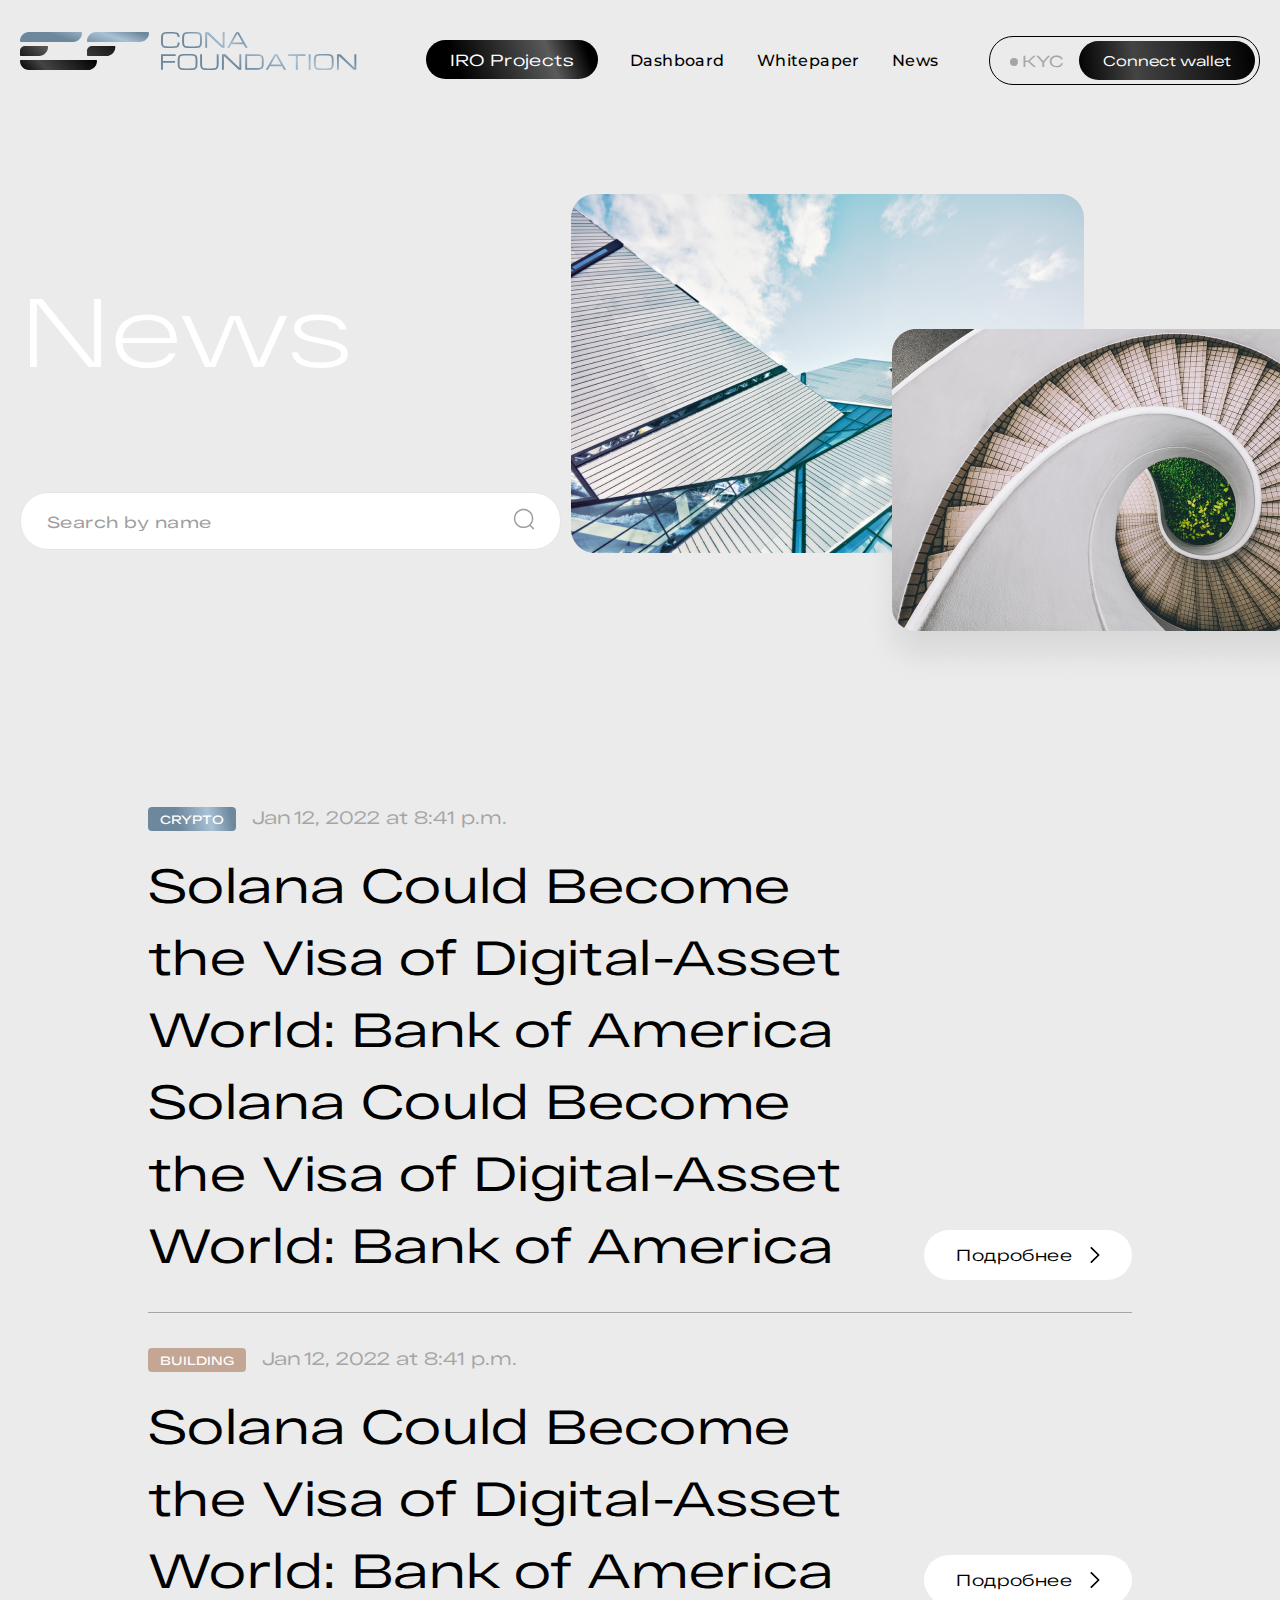
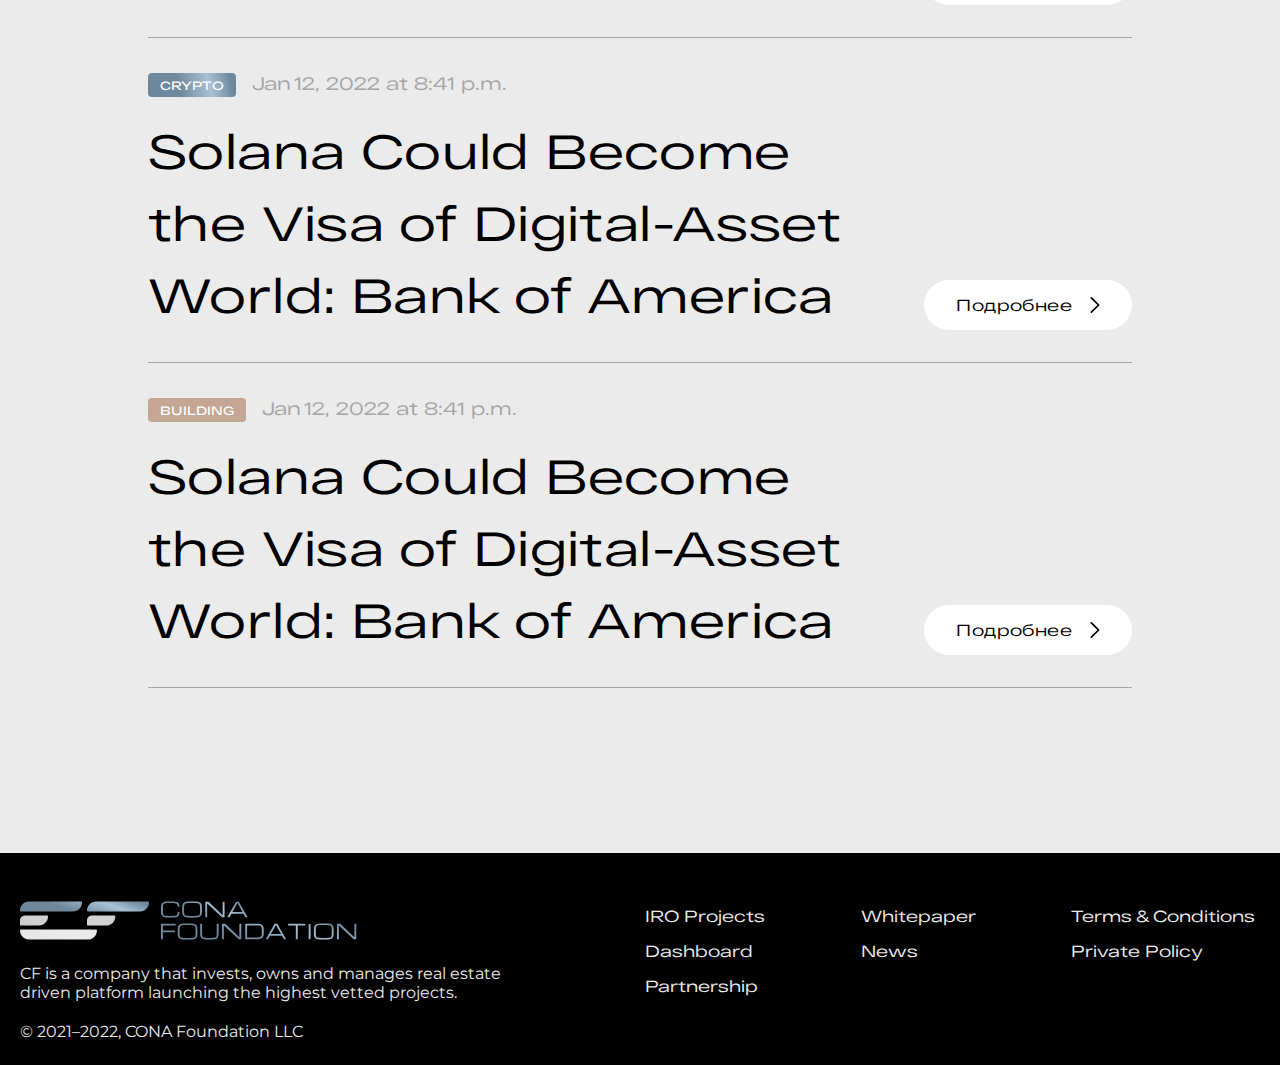
<file: news.html>
<!DOCTYPE html>
<html lang="en">

<head>
    <meta charset="UTF-8">
    <meta http-equiv="X-UA-Compatible" content="IE=edge">
    <meta name="viewport" content="width=device-width, initial-scale=1.0">
    <link rel="stylesheet" href="https://unpkg.com/swiper@8/swiper-bundle.min.css" />
    <link rel="stylesheet" href="css/style.css">
    <link rel="icon" type="image/png" href="img/favicon/favicon-32x32.png">
    <meta name="discription" content="">
    <meta name="keywords" content="">

    <title>Cona</title>
</head>

<body>
    <div class="page">
        <header class="header">
            <div class="header__container container">
                <div class="header__inner">
                    <div class="logo">
                        <div class="logo__icon">
                            <a href="index.html" class="header__logo-link">
                                <img src="img/logo.svg" alt="">
                            </a>
                        </div>
                    </div>
                    <nav class="header__nav">
                        <div class="item__header-content">
                            <div class="item__header-nav">
                                <button class="header__button">
                                    <a class="header__button-link" href="iro-page.html"><span
                                            class="header__button-uppercase">IRO</span>Projects
                                    </a>
                                </button>
                            </div>
                            <div class="item__header-nav">
                                <a class="item__header-nav_link" href="">Dashboard</a>
                            </div>
                            <div class="item__header-nav">
                                <a class="item__header-nav_link" href="news.html">Whitepaper</a>
                            </div>
                            <div class="item__header-nav">
                                <a class="item__header-nav_link" href="">News</a>
                            </div>

                        </div>
                        <div class="header__buttons">
                            <div class="header__marker">KYC</div>
                            <button class="header__wallet">Connect wallet</button>
                        </div>
                    </nav>


                    <button class="burger" type="button" id="navToggle">
                        <span class="burger__line">1</span>
                        <span class="burger__line">2</span>
                        <span class="burger__line">3</span>
                        <span class="burger__line">4</span>
                    </button>

                </div>
            </div>
        </header>


        <section class="news">
            <div class="news__container container">
                <div class="news__row">
                    <div class="news__item">
                        <h1 class="news__title explore__item-title">
                            News
                        </h1>
                        <form class="explore__form" action="">
                            <input class="explore__input " type="text" placeholder="Search by name">
                            <button type="submit" class="explore__btn">
                                <img src="img/explore/Search.svg" alt="">
                            </button>
                        </form>
                    </div>
                    <div class="news__content">
                        <img class="news__content-first" src="img/news/01.png" alt="picture">
                        <img class="news__content-second" src="img/news/02.png" alt="picture">
                        <img class="news__content-third" src="img/news/03.png" alt="picture">
                    </div>
                </div>
            </div>
        </section>
        <div class="aboutnews__wrap">
            <div class="aboutnews">
                <div class="aboutnews__container container">
                    <div class="aboutnews__block">
                        <div class="aboutnews__item">
                            <span class="aboutnews__status">CRYPTO</span>
                            <span class="aboutnews__date">Jan 12, 2022 at 8:41 p.m.</span>

                        </div>
                        <div class="aboutnews__row">
                            <div class="aboutnews__col">
                                <div class="aboutnews__title">Solana Could Become the Visa of Digital-Asset World: Bank of America Solana Could Become the Visa of Digital-Asset World: Bank of America
                                </div>
                            </div>
                            <div class="aboutnews__col">
                                <button class="aboutnews__btn">
                                Подробнее
                            </button>
                            </div>
                        </div>
                    </div>
                </div>
            </div>
            <div class="aboutnews">
                <div class="aboutnews__container container">
                    <div class="aboutnews__block">
                        <div class="aboutnews__item">
                            <span class="aboutnews__status aboutnews__span-color">BUILDING</span>
                            <span class="aboutnews__date">Jan 12, 2022 at 8:41 p.m.</span>

                        </div>
                        <div class="aboutnews__row">
                            <div class="aboutnews__col">
                                <div class="aboutnews__title">Solana Could Become the Visa of Digital-Asset World: Bank of America
                                </div>
                            </div>
                            <div class="aboutnews__col">
                                <button class="aboutnews__btn">
                                Подробнее
                            </button>
                            </div>
                        </div>
                    </div>
                </div>
            </div>
            <div class="aboutnews">
                <div class="aboutnews__container container">
                    <div class="aboutnews__block">
                        <div class="aboutnews__item">
                            <span class="aboutnews__status">CRYPTO</span>
                            <span class="aboutnews__date">Jan 12, 2022 at 8:41 p.m.</span>

                        </div>
                        <div class="aboutnews__row">
                            <div class="aboutnews__col">
                                <div class="aboutnews__title">Solana Could Become the Visa of Digital-Asset World: Bank of America
                                </div>
                            </div>
                            <div class="aboutnews__col">
                                <button class="aboutnews__btn">
                                Подробнее
                            </button>
                            </div>
                        </div>
                    </div>
                </div>
            </div>
            <div class="aboutnews">
                <div class="aboutnews__container container">
                    <div class="aboutnews__block">
                        <div class="aboutnews__item">
                            <span class="aboutnews__status aboutnews__span-color">BUILDING</span>
                            <span class="aboutnews__date">Jan 12, 2022 at 8:41 p.m.</span>

                        </div>
                        <div class="aboutnews__row">
                            <div class="aboutnews__col">
                                <div class="aboutnews__title">Solana Could Become the Visa of Digital-Asset World: Bank of America
                                </div>
                            </div>
                            <div class="aboutnews__col">
                                <button class="aboutnews__btn">
                                Подробнее
                            </button>
                            </div>
                        </div>
                    </div>
                </div>
            </div>
        </div>
        <div class="footer">
            <div class="footer__container container">
                <div class="footer__body">
                    <div class="footer__row">
                        <div class="footer__col">
                            <div class="footer__col-logo">
                                <img src="img/footer/logo.svg" alt="picture">
                            </div>
                            <div class="footer__col-text">
                                CF is a company that invests, owns and manages real estate driven platform launching the highest vetted projects.
                            </div>

                        </div>
                        <div class="footer__items">
                            <div class="footer__items-col">
                                <div class="footer__items-item">
                                    <a href="" class="footer__items-link">
                                        IRO Projects
                                    </a>
                                </div>
                                <div class="footer__items-item">
                                    <a href="" class="footer__items-link">
                                        Dashboard
                                    </a>
                                </div>
                                <div class="footer__items-item">
                                    <a href="" class="footer__items-link">
                                        Partnership
                                    </a>
                                </div>
                            </div>
                            <div class="footer__items-col">
                                <div class="footer__items-item">
                                    <a href="" class="footer__items-link">
                                        Whitepaper
                                    </a>
                                </div>
                                <div class="footer__items-item">
                                    <a href="" class="footer__items-link">
                                        News
                                    </a>
                                </div>
                            </div>
                            <div class="footer__items-col">
                                <div class="footer__items-item">
                                    <a href="" class="footer__items-link">
                                        Terms & Conditions
                                    </a>
                                </div>
                                <div class="footer__items-item">
                                    <a href="" class="footer__items-link">
                                        Private Policy
                                    </a>
                                </div>

                            </div>
                        </div>
                    </div>
                    <div class="footer__col-info">
                        © 2021–2022, CONA Foundation LLC
                    </div>
                </div>
            </div>
        </div>

    </div>

    <script src="js/script.js"></script>
</body>

</html>
</file>
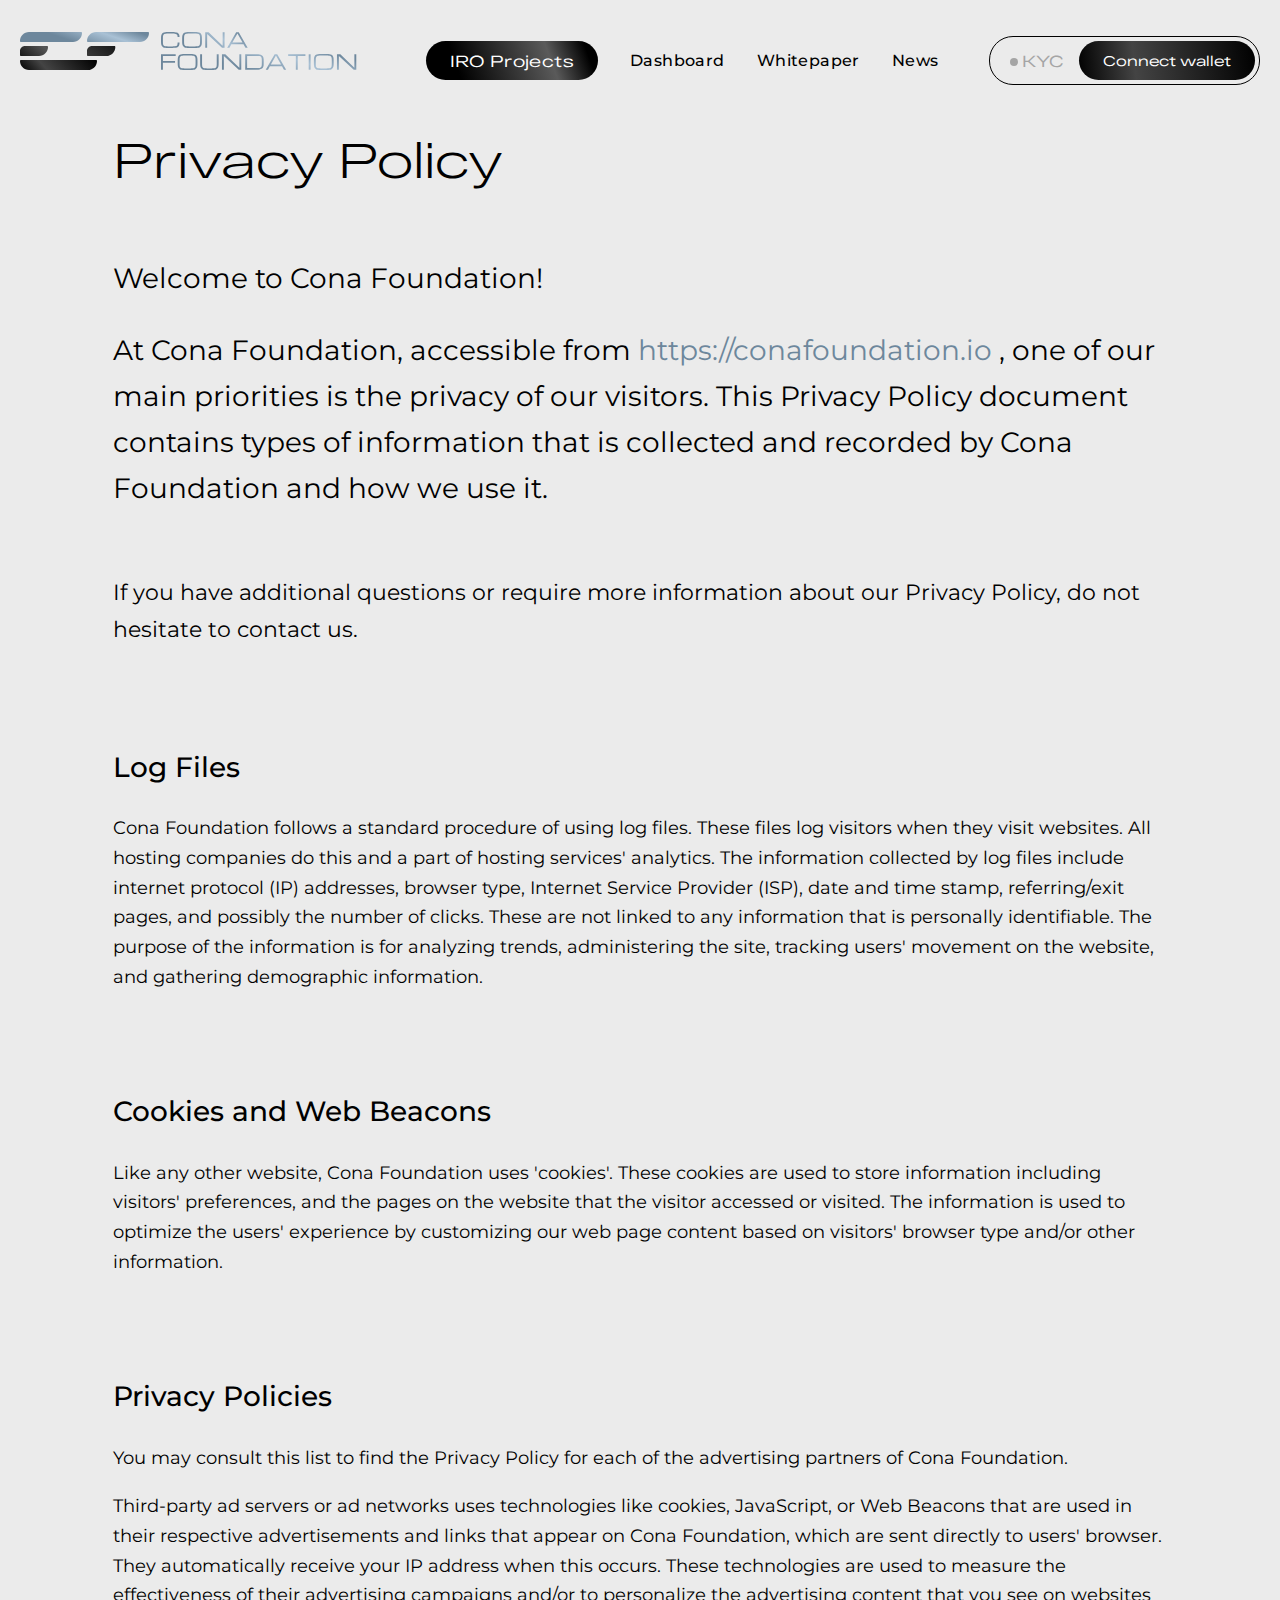
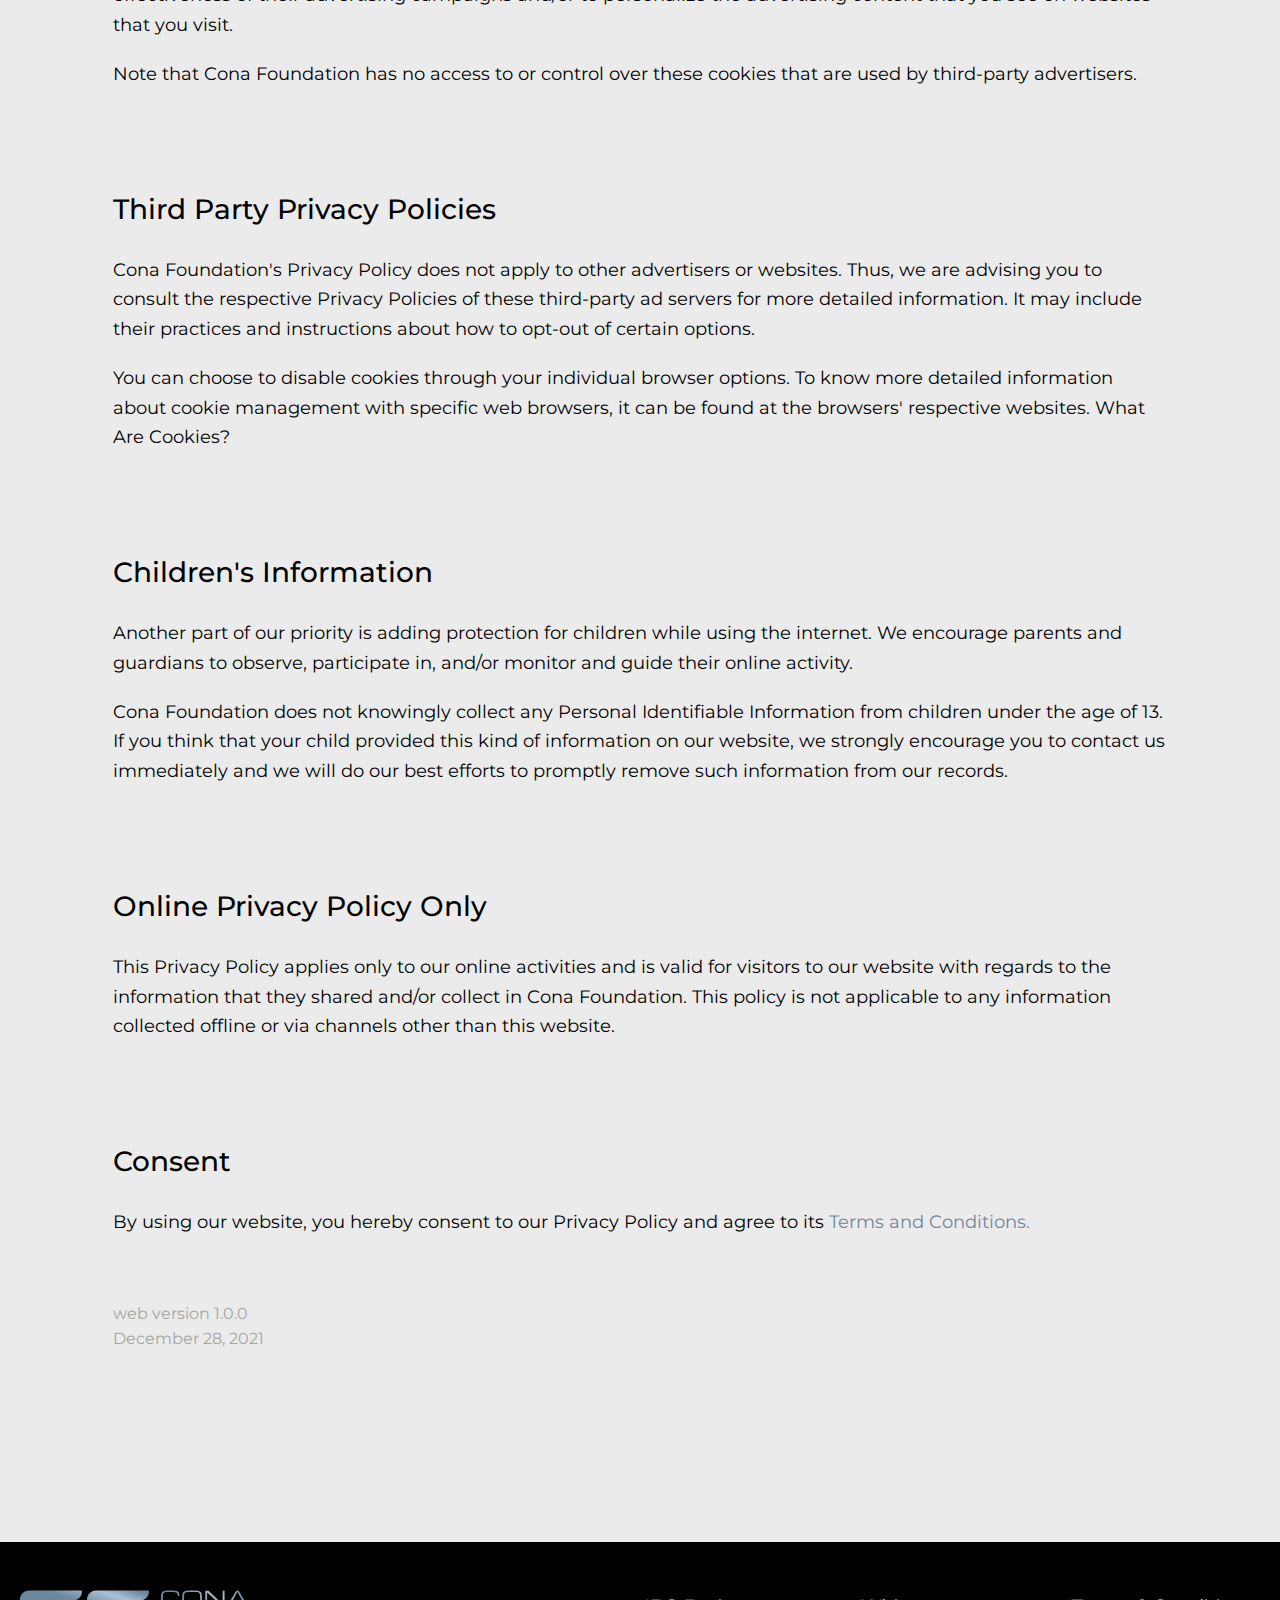
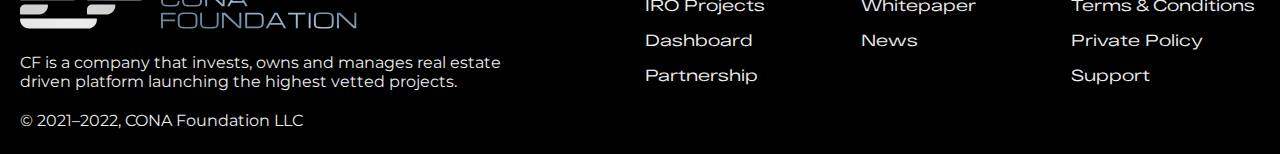
<file: policy.html>
<!DOCTYPE html>
<html lang="en">

<head>
    <meta charset="UTF-8">
    <meta http-equiv="X-UA-Compatible" content="IE=edge">
    <meta name="viewport" content="width=device-width, initial-scale=1.0">
    <link rel="stylesheet" href="https://unpkg.com/swiper@8/swiper-bundle.min.css" />
    <link rel="stylesheet" href="css/style.css">
    <link rel="icon" type="image/png" href="img/favicon/favicon-32x32.png">

    <meta name="discription" content="">
    <meta name="keywords" content="">
    <title>Cona</title>
</head>

<body>
    <div class="page">
        <header class="header">
            <div class="header__container container">
                <div class="header__inner">
                    <div class="logo">
                        <div class="logo__icon">
                            <a href="index.html" class="header__logo-link">
                                <img src="img/logo.svg" alt="">
                            </a>
                        </div>
                    </div>
                    <nav class="header__nav">
                        <div class="item__header-content">
                            <div class="item__header-nav">
                                <a class="header__button-link" href="iro-page.html"><span class="header__button-uppercase">IRO</span>Projects
                                    </a>
                            </div>
                            <div class="item__header-nav">
                                <a class="item__header-nav_link" href="dashboard.html">Dashboard</a>
                            </div>
                            <div class="item__header-nav">
                                <a class="item__header-nav_link" href=" ">Whitepaper</a>
                            </div>
                            <div class="item__header-nav">
                                <a class="item__header-nav_link" href="news.html">News</a>
                            </div>

                        </div>
                        <div class="header__buttons">
                            <div class="header__marker">KYC</div>
                            <a class="header__wallet">Connect wallet</a>
                        </div>
                    </nav>


                    <button class="burger" type="button" id="navToggle">
                        <span class="burger__line">1</span>
                        <span class="burger__line">2</span>
                        <span class="burger__line">3</span>
                        <span class="burger__line">4</span>
                    </button>

                </div>
            </div>
        </header>
        <section class="policy">
            <div class="policy__container container">
                <div class="policy__row">
                    <div class="policy__col">
                        <div class="policy__content">
                            <h2 class="policy__header">Privacy Policy</h2>
                            <div class="policy__subtitle">
                                Welcome to Cona Foundation!
                            </div>
                            <p class="policy__title-text">
                                At Cona Foundation, accessible from <a class="policy__link" href="">https://conafoundation.io</a> , one of our main priorities is the privacy of our visitors. This Privacy Policy document contains types of information that
                                is collected and recorded by Cona Foundation and how we use it.
                            </p>
                            <p class="policy__title-add">
                                If you have additional questions or require more information about our Privacy Policy, do not hesitate to contact us.
                            </p>
                        </div>
                    </div>

                    <div class="policy__col">
                        <div class="policy__content">
                            <h4 class="policy__title">
                                Log Files
                            </h4>
                            <p class="policy__text">
                                Cona Foundation follows a standard procedure of using log files. These files log visitors when they visit websites. All hosting companies do this and a part of hosting services' analytics. The information collected by log files include internet protocol
                                (IP) addresses, browser type, Internet Service Provider (ISP), date and time stamp, referring/exit pages, and possibly the number of clicks. These are not linked to any information that is personally identifiable. The purpose
                                of the information is for analyzing trends, administering the site, tracking users' movement on the website, and gathering demographic information.
                            </p>
                        </div>
                    </div>

                    <div class="policy__col">
                        <div class="policy__content">
                            <h4 class="policy__title">
                                Cookies and Web Beacons
                            </h4>
                            <p class="policy__text">
                                Like any other website, Cona Foundation uses 'cookies'. These cookies are used to store information including visitors' preferences, and the pages on the website that the visitor accessed or visited. The information is used to optimize the users' experience
                                by customizing our web page content based on visitors' browser type and/or other information.
                            </p>
                        </div>
                    </div>

                    <div class="policy__col">
                        <div class="policy__content">
                            <h4 class="policy__title">
                                Privacy Policies
                            </h4>
                            <p class="policy__text">
                                You may consult this list to find the Privacy Policy for each of the advertising partners of Cona Foundation.
                            </p>
                            <br>
                            <p class="policy__text">
                                Third-party ad servers or ad networks uses technologies like cookies, JavaScript, or Web Beacons that are used in their respective advertisements and links that appear on Cona Foundation, which are sent directly to users' browser. They automatically receive
                                your IP address when this occurs. These technologies are used to measure the effectiveness of their advertising campaigns and/or to personalize the advertising content that you see on websites that you visit.
                            </p>
                            <br>
                            <p class="policy__text">
                                Note that Cona Foundation has no access to or control over these cookies that are used by third-party advertisers.
                            </p>
                        </div>
                    </div>

                    <div class="policy__col">
                        <div class="policy__content">
                            <h4 class="policy__title">
                                Third Party Privacy Policies
                            </h4>
                            <p class="policy__text">
                                Cona Foundation's Privacy Policy does not apply to other advertisers or websites. Thus, we are advising you to consult the respective Privacy Policies of these third-party ad servers for more detailed information. It may include their practices and instructions
                                about how to opt-out of certain options.
                            </p>
                            <br>
                            <p class="policy__text">
                                You can choose to disable cookies through your individual browser options. To know more detailed information about cookie management with specific web browsers, it can be found at the browsers' respective websites. What Are Cookies?

                            </p>

                        </div>
                    </div>

                    <div class="policy__col">
                        <div class="policy__content">
                            <h4 class="policy__title">
                                Children's Information
                            </h4>
                            <p class="policy__text">
                                Another part of our priority is adding protection for children while using the internet. We encourage parents and guardians to observe, participate in, and/or monitor and guide their online activity.

                            </p>
                            <br>
                            <p class="policy__text">
                                Cona Foundation does not knowingly collect any Personal Identifiable Information from children under the age of 13. If you think that your child provided this kind of information on our website, we strongly encourage you to contact us immediately and
                                we will do our best efforts to promptly remove such information from our records.
                            </p>

                        </div>
                    </div>

                    <div class="policy__col">
                        <div class="policy__content">
                            <h4 class="policy__title">
                                Online Privacy Policy Only
                            </h4>
                            <p class="policy__text">
                                This Privacy Policy applies only to our online activities and is valid for visitors to our website with regards to the information that they shared and/or collect in Cona Foundation. This policy is not applicable to any information collected offline or
                                via channels other than this website.

                            </p>


                        </div>
                    </div>



                    <div class="policy__col ">
                        <div class="policy__content">
                            <h4 class="policy__title">
                                Consent
                            </h4>
                            <p class="policy__text">
                                By using our website, you hereby consent to our Privacy Policy and agree to its <a class="policy__link" href="terms.html">Terms and Conditions.</a>

                            </p>
                            <div class="policy__info-add">
                                <div class="policy__version">
                                    web version 1.0.0
                                </div>
                                <div class="policy__data">
                                    December 28, 2021
                                </div>
                            </div>
                        </div>
                    </div>

                </div>
            </div>
        </section>

        <footer class="footer">
            <div class="footer__container container">
                <div class="footer__body">
                    <div class="footer__row">
                        <div class="footer__col">
                            <div class="footer__col-logo">
                                <img src="img/footer/logo.svg" alt="picture">
                            </div>
                            <div class="footer__col-text">
                                CF is a company that invests, owns and manages real estate driven platform launching the highest vetted projects.
                            </div>

                        </div>
                        <div class="footer__items">
                            <div class="footer__items-col">
                                <div class="footer__items-item">
                                    <a href="iro-page.html" class="footer__items-link">
                                        IRO Projects
                                    </a>
                                </div>
                                <div class="footer__items-item">
                                    <a href="dashboard.html" class="footer__items-link">
                                        Dashboard
                                    </a>
                                </div>
                                <div class="footer__items-item" id="partnership">
                                    <button class="footer__items-link">
                                        Partnership
                                    </button>
                                </div>
                            </div>
                            <div class="footer__items-col">
                                <div class="footer__items-item">
                                    <a href="#" class="footer__items-link">
                                        Whitepaper
                                    </a>
                                </div>
                                <div class="footer__items-item">
                                    <a href="news.html" class="footer__items-link">
                                        News
                                    </a>
                                </div>
                            </div>
                            <div class="footer__items-col">
                                <div class="footer__items-item">
                                    <a href="terms.html" class="footer__items-link">
                                        Terms & Conditions
                                    </a>
                                </div>
                                <div class="footer__items-item">
                                    <a href="policy.html" class="footer__items-link">
                                        Private Policy
                                    </a>

                                </div>
                                <div class="footer__items-item" id="support">
                                    <button class="footer__items-link">
                                        Support
                                    </button>
                                </div>

                            </div>
                        </div>
                    </div>
                    <div class="footer__col-info">
                        © 2021–2022, CONA Foundation LLC
                    </div>
                </div>
            </div>
        </footer>
    </div>
    <div class="modal" id="modal-partner">
        <div class="partnerhsip">
            <div class="partnerhsip__content">
                <div class="partnerhsip__row">
                    <div class="partnerhsip__logo">
                        <img src="img/partnership/logo.svg" alt="">
                    </div>
                    <div class="partnerhsip__line">
                        <img src="img/partnership/line.svg" alt="">
                    </div>
                    <div class="partnerhsip__title">
                        Partnership
                    </div>
                </div>
                <div class="partnerhsip__inner">
                    <div class="partnerhsip__text">
                        We are always glad to meet new people and fruitful cooperation.
                        <br> Please fill in your contact details and tell us how we can be useful to each other.
                    </div>
                    <form action="" class="partnerhsip__form">
                        <div class="partnerhsip__form-group">
                            <input class="partnerhsip__input input-flex" type="text" placeholder="Your name or company">
                        </div>

                        <div class="partnerhsip__form-group">
                            <input class="partnerhsip__input input-flex" type="email" placeholder="Your email"></div>
                        <div class="partnerhsip__form-group">
                            <input class="partnerhsip__input input-flex" type="tel" placeholder="Your phone">
                        </div>
                        <div class="partnerhsip__form-group input-basis">
                            <input class="partnerhsip__input " type="text" placeholder="Subject">
                        </div>
                        <div class="partnerhsip__form-group input-shrink">
                            <input class="partnerhsip__input input-shrink" type="text" placeholder="Your message">
                        </div>




                        <div class="partnerhsip__form-footer">
                            <div class="form-footer__col">
                                <input type="file" name="file" id="file" class="inputfile" />
                                <label for="file">Upload</label>
                            </div>
                            <div class="form-footer__col">
                                <button class="partnerhsip__form-btn">Send</button>
                            </div>

                        </div>

                    </form>
                </div>
                <button class="partnerhsip__close">
                    <img src="img/form/close.svg" alt="">
                </button>
            </div>
        </div>
    </div>
    <div class="modal" id="modal-support">
        <div class="partnerhsip">
            <div class="partnerhsip__content">
                <div class="partnerhsip__row support__row">
                    <div class="partnerhsip__logo">
                        <img src="img/partnership/logo.svg" alt="">
                    </div>
                    <div class="partnerhsip__line">
                        <img src="img/partnership/line.svg" alt="">
                    </div>
                    <div class="partnerhsip__title">
                        Support
                    </div>
                </div>
                <div class="partnerhsip__inner">
                    <div class="partnerhsip__text">
                        Tell us about your problem and we’ll get in touch shortly.
                    </div>
                    <form action="" class="partnerhsip__form">
                        <div class="partnerhsip__form-group support__form-group">
                            <input class="partnerhsip__input  support-width" type="text" placeholder="Your name">
                        </div>

                        <div class="partnerhsip__form-group support__form-group">
                            <input class="partnerhsip__input   support-width" type="text" placeholder="Your wallet"></div>

                        <div class="partnerhsip__form-group input-basis">
                            <input class="partnerhsip__input " type="text" placeholder="Subject">
                        </div>
                        <div class="partnerhsip__form-group input-shrink">
                            <input class="partnerhsip__input input-shrink" type="text" placeholder="Your message">
                        </div>




                        <div class="partnerhsip__form-footer">
                            <div class="form-footer__col">
                                <input type="file" name="file" id="file" class="inputfile" />
                                <label for="file">Upload</label>
                            </div>
                            <div class="form-footer__col">
                                <button class="partnerhsip__form-btn">Send</button>
                            </div>

                        </div>

                    </form>
                </div>
                <button class="support__close">
                    <img src="img/form/close.svg" alt="">
                </button>
            </div>
        </div>
    </div>
    <div class="wallet">
        <div class="wallet__content">
            <div class="wallet__row">
                <div class="wallet__title">Wallet connection</div>
                <div class="wallet__btn">
                    <img class="wallet__btn-img" src="img/wallet/meta.png" alt="meta">
                    <a class="wallet__link">Metamask</a>
                </div>
                <div class="wallet__btn">
                    <img class="wallet__btn-img" src="img/wallet/trust.png" alt="trust">
                    <a class="wallet__link">Trust Wallet</a>
                </div>
                <button class="wallet__close">
                    <img src="img/wallet/close.svg" alt="close">
                </button>
            </div>
        </div>
    </div>


    <script src="https://unpkg.com/swiper@8/swiper-bundle.min.js"></script>
    <script src="js/script.js"></script>
    <script src="js/partnership.js"></script>
    <script src="js/wallet.js"></script>
</body>

</html>
</file>
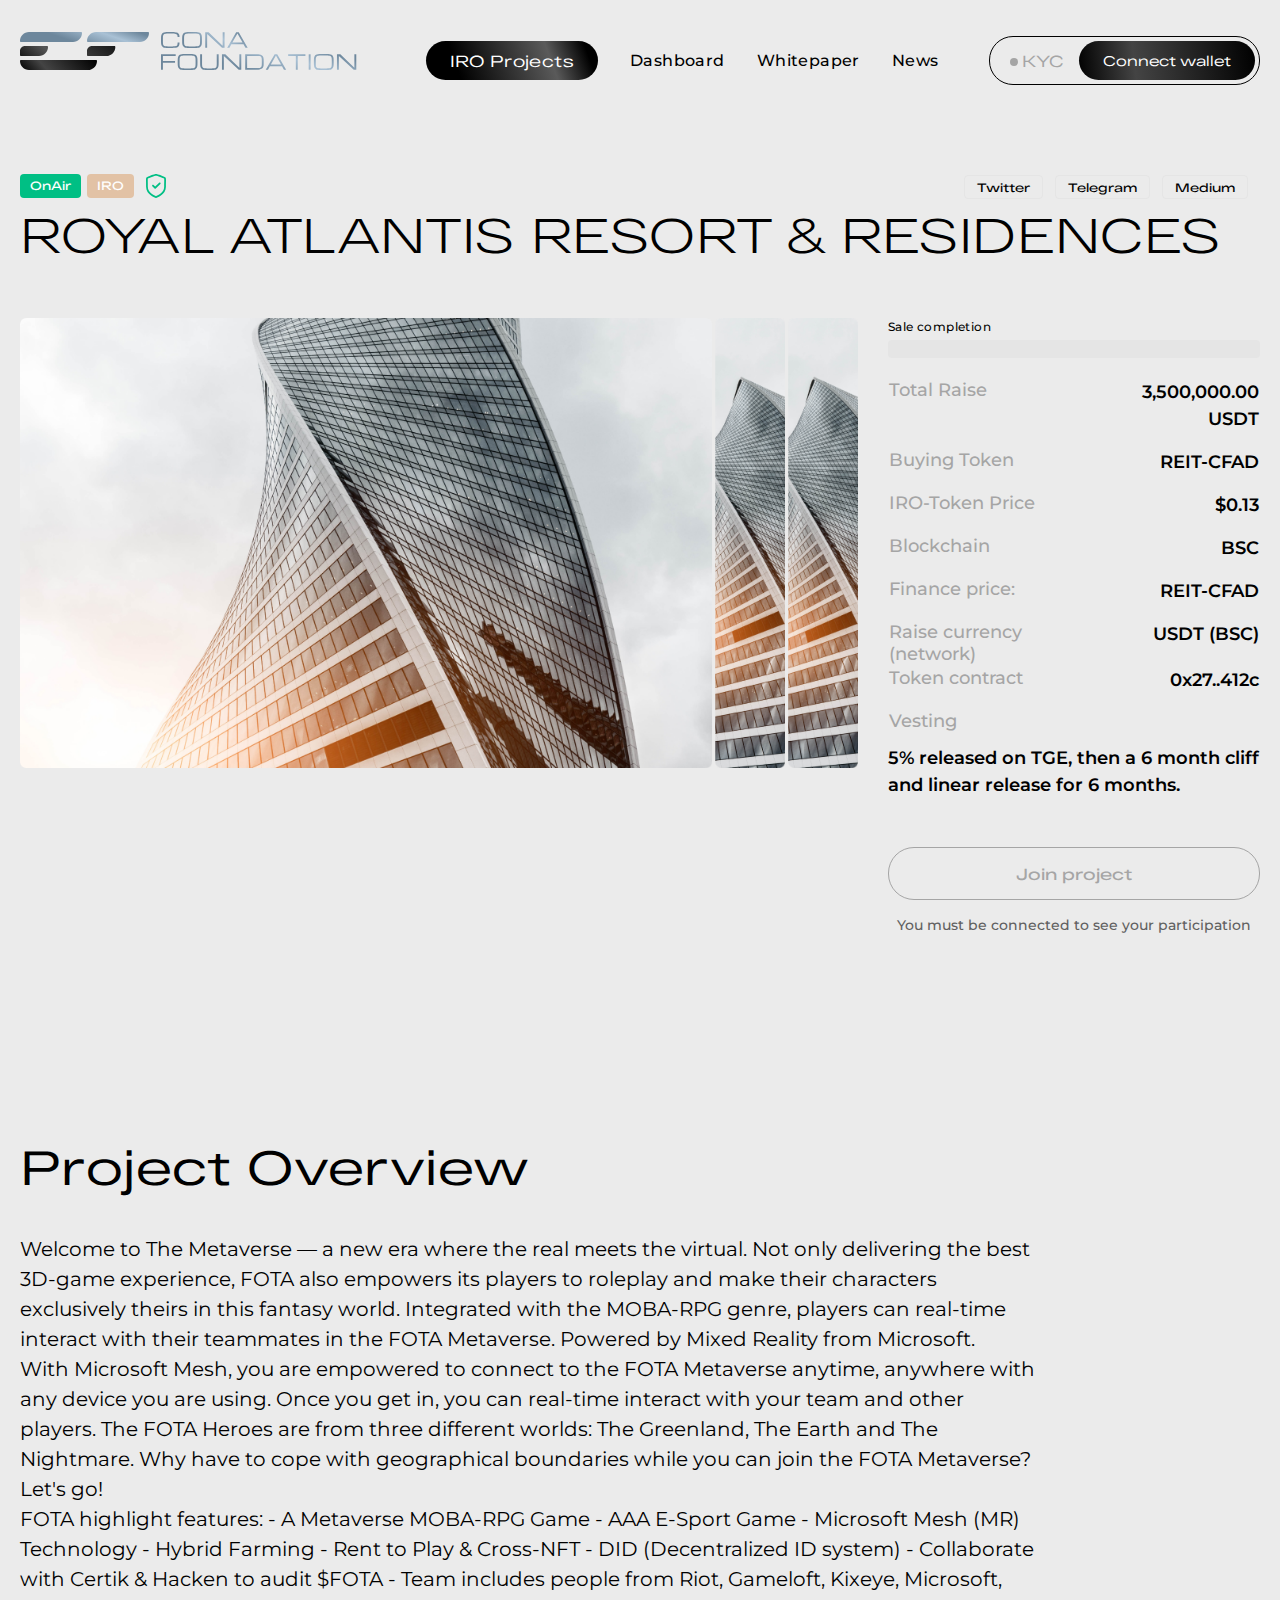
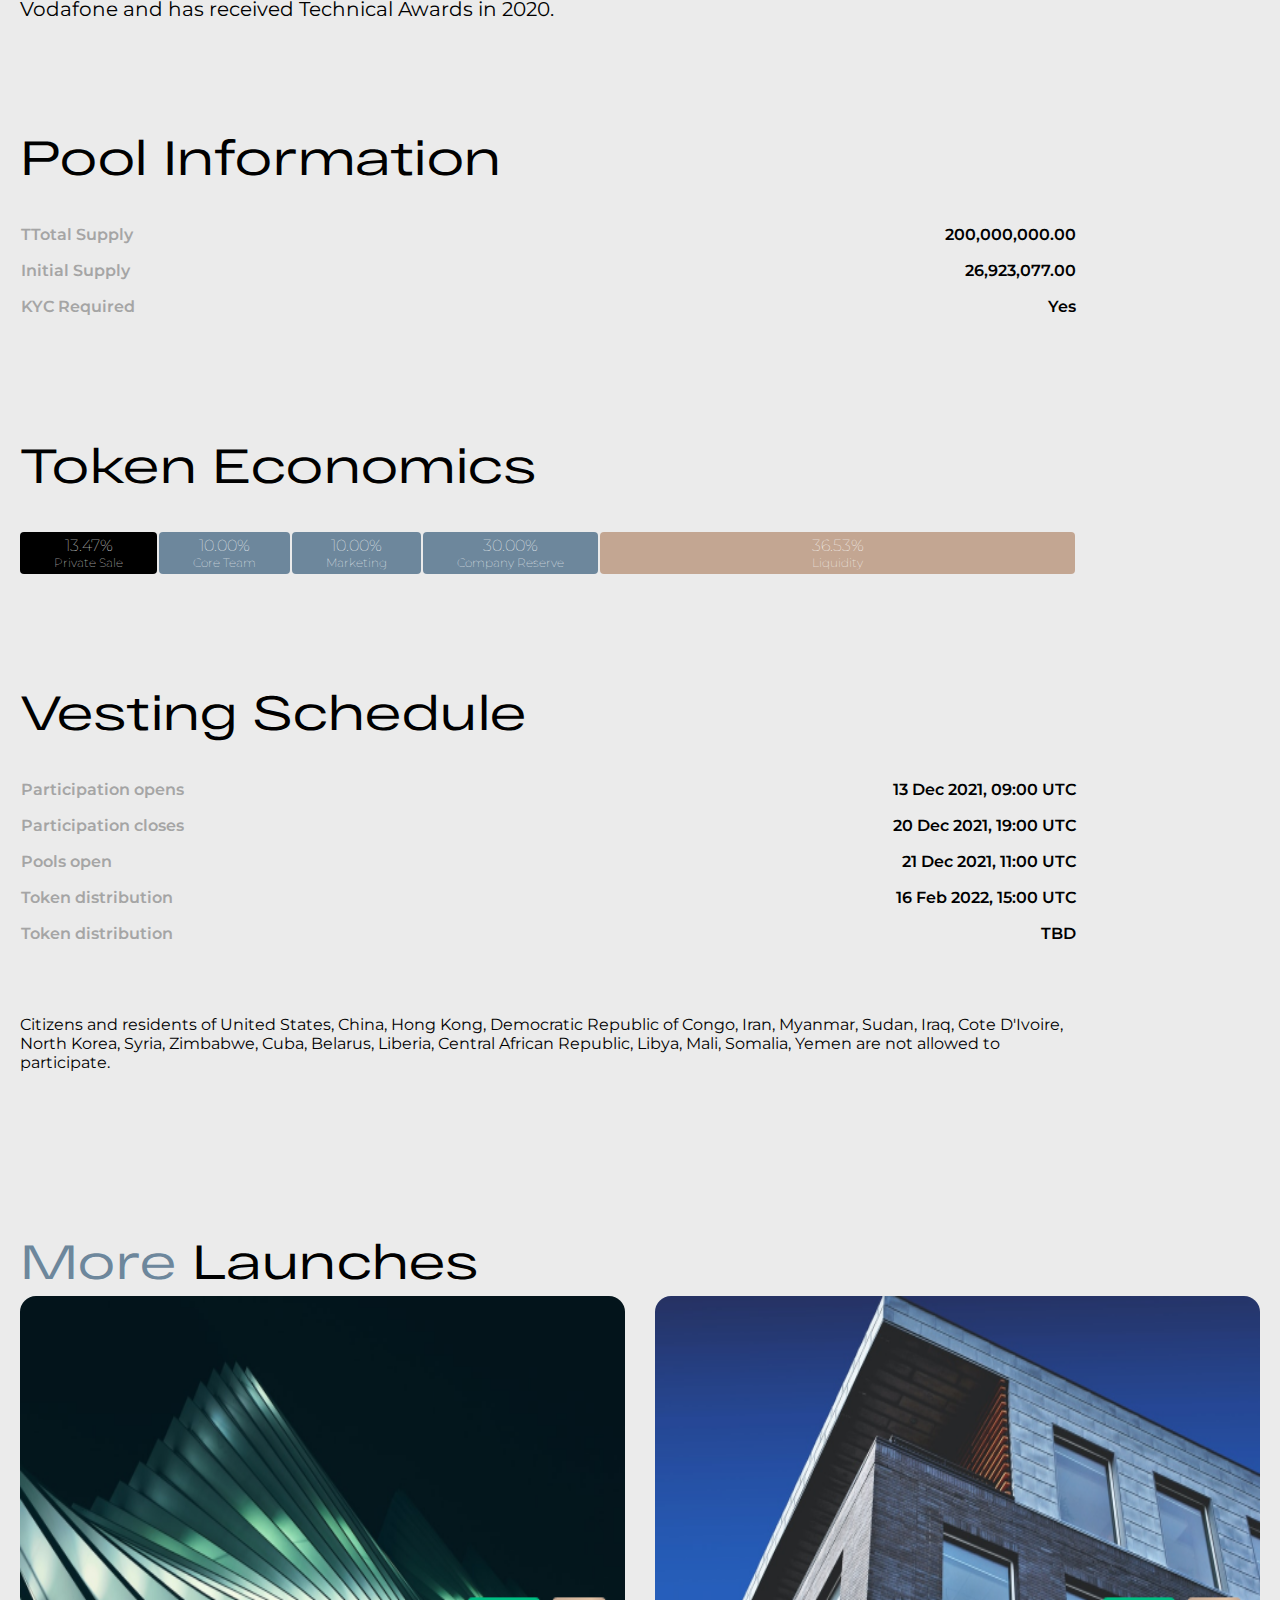
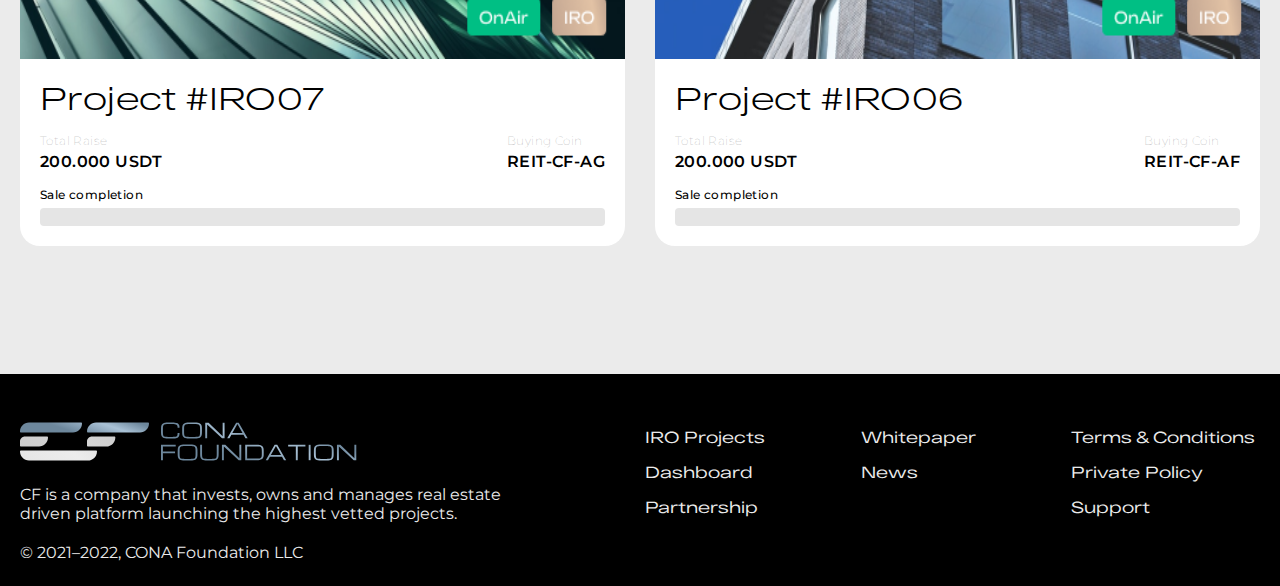
<file: projectcard.html>
<!DOCTYPE html>
<html lang="en">

<head>
    <meta charset="UTF-8">
    <meta http-equiv="X-UA-Compatible" content="IE=edge">
    <meta name="viewport" content="width=device-width, initial-scale=1.0">
    <link rel="stylesheet" href="https://unpkg.com/swiper@8/swiper-bundle.min.css" />
    <link rel="stylesheet" href="css/style.css">
    <link rel="icon" type="image/png" href="img/favicon/favicon-32x32.png">
    <meta name="discription" content="">
    <meta name="keywords" content="">

    <title>Cona</title>
</head>

<body>
    <div class="page">
        <div class="under__container" id="under__container">
            <div class="stageone">
                <div class="stageone__row">
                    <div class="stageone__info">
                        To participate in CONA Foundation’s IROs you must <span class="stageone__span-info">complete the KYC</span> process and <span class="stageone__span-info">obtain accreditation status</span> on the platform.

                    </div>
                    <div class="stageone__col">
                        <button class="stageone__btn" id="stageone__btn">
                            Stage 1: Complete KYC
                        </button>
                        <button class="stageone__close" id="stageone__close">
                            <img src="img/stage/close.svg" alt="close">
                        </button>
                    </div>

                </div>
            </div>
        </div>
        <!-- <div class="under__container" id="under__container">
            <div class="stageone">
                <div class="stageone__row">
                    <div class="stageone__info">
                        You have <span class="stagetwo__span-info">successfully completed the KYC</span>. You can now <span class="stageone__span-info">obtain accreditation status</span>on the platform to participate in CONA Foundation’s IROs.
                    </div>
                    <div class="stageone__col">
                        <button class="stageone__btn" id="stageone__btn">
                            Stage 2: Complete Accreditation
                        </button>
                        <button class="stageone__close" id="stageone__close">
                            <img src="img/stage/close.svg" alt="close">
                        </button>
                    </div>

                </div>
            </div>
        </div> -->
        <header class="header">
            <div class="header__container container">
                <div class="header__inner">
                    <div class="logo">
                        <div class="logo__icon">
                            <a href="index.html" class="header__logo-link">
                                <img src="img/logo.svg" alt="">
                            </a>
                        </div>
                    </div>
                    <nav class="header__nav">
                        <div class="item__header-content">
                            <div class="item__header-nav">
                                <a class="header__button-link" href="iro-page.html"><span class="header__button-uppercase">IRO</span>Projects
                                    </a>
                            </div>
                            <div class="item__header-nav">
                                <a class="item__header-nav_link" href="dashboard.html">Dashboard</a>
                            </div>
                            <div class="item__header-nav">
                                <a class="item__header-nav_link" href=" ">Whitepaper</a>
                            </div>
                            <div class="item__header-nav">
                                <a class="item__header-nav_link" href="news.html">News</a>
                            </div>

                        </div>
                        <div class="header__buttons">
                            <div class="header__marker">KYC</div>
                            <a class="header__wallet">Connect wallet</a>
                        </div>
                    </nav>


                    <button class="burger" type="button" id="navToggle">
                        <span class="burger__line">1</span>
                        <span class="burger__line">2</span>
                        <span class="burger__line">3</span>
                        <span class="burger__line">4</span>
                    </button>

                </div>
            </div>
        </header>


        <section class="projectcard">
            <div class="projectcard__container container">
                <div class="projectcard__body">
                    <div class="projectcard__title">
                        <div class="projectcard__suptitle">
                            <div class="projectcard__suptitle-col">
                                <div class="projectcard__suptitle-onair">
                                    OnAir
                                </div>
                                <div class="projectcard__suptitle-iro">
                                    IRO
                                </div>
                                <img src="img/projectcard/shield.svg" alt="">
                            </div>
                            <div class="projectcard__suptitle-col">
                                <a href="projectcard__suptitle-link"><span class="projectcard__suptitle-item">Twitter</span></a>
                                <a href="projectcard__suptitle-link"><span class="projectcard__suptitle-item">Telegram</span></a>
                                <a href="projectcard__suptitle-link"><span class="projectcard__suptitle-item">Medium</span></a>
                            </div>
                        </div>
                        <h2 class="projectcard__title-col">
                            ROYAL ATLANTIS RESORT & RESIDENCES
                        </h2>
                    </div>
                    <div class="projectcard__content">
                        <div class="projectcard__content-left">
                            <img src="img/projectcard/main.png" alt="">
                        </div>
                        <div class="projectcard__content-right">
                            <div class="projectcard__item">



                                <div class="progressbar__block">
                                    <label class="progressbar__block-label projectcard__label-color" for="">Sale completion</label>
                                    <div class="progressbar">
                                        <div class="progressbar__value"><span class="span">50</span></div>
                                    </div>

                                </div>

                                <table class="table">
                                    <tbody>
                                        <tr>
                                            <td class="table__сell-color">Total Raise</td>
                                            <td class="table__сell table__cell-add">3,500,000.00 USDT</td>
                                        </tr>
                                        <tr>
                                            <td class="table__сell-color">Buying Token</td>
                                            <td class="table__сell table__cell-add">REIT-CFAD</td>
                                        </tr>
                                        <tr>
                                            <td class="table__сell-color">IRO-Token Price</td>
                                            <td class="table__сell table__cell-add">$0.13</td>
                                        </tr>
                                        <tr>
                                            <td class="table__сell-color">Blockchain</td>
                                            <td class="table__сell table__cell-add">BSC</td>
                                        </tr>
                                        <tr>
                                            <td class="table__сell-color">Finance price:</td>
                                            <td class="table__сell table__cell-add">REIT-CFAD</td>
                                        </tr>
                                        <tr>
                                            <td class="table__сell-color">Raise currency (network)</td>
                                            <td class="table__сell table__cell-add">USDT (BSC)</td>
                                        </tr>
                                        <tr>
                                            <td class="table__сell-color">Token contract</td>
                                            <td class="table__сell table__cell-add">0x27..412c</td>
                                        </tr>
                                        <tr>
                                            <td class="table__сell-color">Vesting</td>

                                        </tr>
                                    </tbody>
                                </table>
                                <p class="projectcard__item-text">5% released on TGE, then a 6 month cliff and linear release for 6 months.</p>
                                <div class="projectcard__buttons">
                                    <button class="projectcard__buttons-link buttons-join" id="btnjoin">Join project</button>

                                </div>
                                <p class="projectcard__info-after">
                                    You must be connected to see your participation
                                </p>
                            </div>
                        </div>
                    </div>
                </div>
            </div>
        </section>

        <div class="overview">
            <div class="overview__container container">
                <div class="overview__body">
                    <div class="overview__row">
                        <div class="overview__col">
                            <div class="overview__title">
                                Project Overview
                            </div>
                            <div class="overview__text">
                                <p>
                                    Welcome to The Metaverse — a new era where the real meets the virtual. Not only delivering the best 3D-game experience, FOTA also empowers its players to roleplay and make their characters exclusively theirs in this fantasy world. Integrated with the
                                    MOBA-RPG genre, players can real-time interact with their teammates in the FOTA Metaverse. Powered by Mixed Reality from Microsoft.

                                </p>
                                <p>
                                    With Microsoft Mesh, you are empowered to connect to the FOTA Metaverse anytime, anywhere with any device you are using. Once you get in, you can real-time interact with your team and other players. The FOTA Heroes are from three different worlds: The
                                    Greenland, The Earth and The Nightmare. Why have to cope with geographical boundaries while you can join the FOTA Metaverse? Let's go!

                                </p>
                                <p>
                                    FOTA highlight features: - A Metaverse MOBA-RPG Game - AAA E-Sport Game - Microsoft Mesh (MR) Technology - Hybrid Farming - Rent to Play & Cross-NFT - DID (Decentralized ID system) - Collaborate with Certik & Hacken to audit $FOTA - Team includes people
                                    from Riot, Gameloft, Kixeye, Microsoft, Vodafone and has received Technical Awards in 2020.
                                </p>
                            </div>
                        </div>
                        <div class="overview__col">
                            <div class="overview__title">
                                Pool Information
                            </div>
                            <div class="overview__table-row">
                                <div class="overview__table-col">
                                    <table class="table__overview">
                                        <tbody>
                                            <tr>
                                                <td>TTotal Supply</td>
                                                <td class="table__overview-cell">200,000,000.00</td>
                                            </tr>
                                            <tr>
                                                <td>Initial Supply</td>
                                                <td class="table__overview-cell">26,923,077.00</td>
                                            </tr>
                                            <tr>
                                                <td>KYC Required</td>
                                                <td class="table__overview-cell">Yes</td>
                                            </tr>
                                        </tbody>
                                    </table>
                                </div>


                            </div>
                        </div>
                        <div class="overview__col">
                            <div class="overview__title">
                                Token Economics
                            </div>
                            <div class="overview__token">
                                <div class="overview__token-item overview__token-black">
                                    <div class="overview__token-content">13.47%</div>
                                    <div class="overview__token-status">Private Sale</div>
                                </div>
                                <div class="overview__token-item overview__token-blue">
                                    <div class="overview__token-content ">10.00%</div>
                                    <div class="overview__token-status">Core Team</div>
                                </div>
                                <div class="overview__token-item overview__token-blue">
                                    <div class="overview__token-content ">10.00%</div>
                                    <div class="overview__token-status">Marketing</div>
                                </div>
                                <div class="overview__token-item overview__token-blue">
                                    <div class="overview__token-content ">30.00%</div>
                                    <div class="overview__token-status">Company Reserve</div>
                                </div>
                                <div class="overview__token-item overview__token-brown">
                                    <div class="overview__token-content">36.53%</div>
                                    <div class="overview__token-status">Liquidity</div>
                                </div>
                            </div>
                        </div>
                        <div class="overview__col">
                            <div class="overview__title">
                                Vesting Schedule
                            </div>
                            <div class="overview__table-row">
                                <div class="overview__table-col">
                                    <table class="table__overview">
                                        <tbody>
                                            <tr>
                                                <td>Participation opens</td>
                                                <td class="table__overview-cell">13 Dec 2021, 09:00 UTC</td>
                                            </tr>
                                            <tr>
                                                <td>Participation closes</td>
                                                <td class="table__overview-cell">20 Dec 2021, 19:00 UTC</td>
                                            </tr>
                                            <tr>
                                                <td>Pools open</td>
                                                <td class="table__overview-cell">21 Dec 2021, 11:00 UTC</td>
                                            </tr>
                                            <tr>
                                                <td>Token distribution</td>
                                                <td class="table__overview-cell">16 Feb 2022, 15:00 UTC</td>
                                            </tr>
                                            <tr>
                                                <td>Token distribution</td>
                                                <td class="table__overview-cell">TBD</td>
                                            </tr>
                                        </tbody>
                                    </table>
                                </div>


                            </div>
                            <div class="overview__lasttext">
                                Citizens and residents of United States, China, Hong Kong, Democratic Republic of Congo, Iran, Myanmar, Sudan, Iraq, Cote D'Ivoire, North Korea, Syria, Zimbabwe, Cuba, Belarus, Liberia, Central African Republic, Libya, Mali, Somalia, Yemen are not allowed
                                to participate.
                            </div>
                        </div>

                    </div>
                </div>
            </div>
        </div>

        <section class="iropage__onair">
            <div class="onair__container container">
                <div class="onair__body">
                    <h2 class="onair__title">
                        <span class="onair__title-span overview__title-span">More </span>Launches
                    </h2>
                    <div class="onair__row">
                        <div class="onair__col projectcard__launch-item">
                            <div class="onair__item">
                                <a href="" class="onair__img">
                                    <img src="img/onair/01.png" alt="picture">
                                </a>
                                <div class="onair__content">
                                    <div class="onair__content-title">
                                        Project #IRO<span class="onair__content-title-span">07</span>
                                    </div>
                                    <div class="onair__content-row">
                                        <div class="onair__content-col">
                                            <div class="onair__content-suptitle">
                                                Total Raise
                                            </div>
                                            <div class="onair__content-number">
                                                200.000 USDT
                                            </div>
                                        </div>
                                        <div class="onair__content-col">
                                            <div class="onair__content-suptitle">
                                                Buying Coin
                                            </div>
                                            <div class="onair__content-number">
                                                REIT-CF-AG
                                            </div>
                                        </div>
                                    </div>
                                    <div class="progressbar__block">
                                        <label class="progressbar__block-label projectcard__label-color" for="">Sale completion</label>
                                        <div class="progressbar">
                                            <div class="progressbar__value"><span class="span">50</span></div>
                                        </div>
                                    </div>
                                </div>
                            </div>
                        </div>
                        <div class="onair__col projectcard__launch-item">
                            <div class="onair__item">
                                <a href="" class="onair__img">
                                    <img src="img/onair/02.png" alt="picture">
                                </a>
                                <div class="onair__content">
                                    <div class="onair__content-title">
                                        Project #IRO<span class="onair__content-title-span">06</span>
                                    </div>
                                    <div class="onair__content-row">
                                        <div class="onair__content-col">
                                            <div class="onair__content-suptitle">
                                                Total Raise
                                            </div>
                                            <div class="onair__content-number">
                                                200.000 USDT
                                            </div>
                                        </div>
                                        <div class="onair__content-col">
                                            <div class="onair__content-suptitle">
                                                Buying Coin
                                            </div>
                                            <div class="onair__content-number">
                                                REIT-CF-AF
                                            </div>
                                        </div>
                                    </div>
                                    <div class="progressbar__block">
                                        <label class="progressbar__block-label projectcard__label-color" for="">Sale completion</label>
                                        <div class="progressbar">
                                            <div class="progressbar__value"><span class="span">50</span></div>
                                        </div>
                                    </div>
                                </div>
                            </div>
                        </div>

                    </div>
                </div>
            </div>
        </section>

        <footer class="footer">
            <div class="footer__container container">
                <div class="footer__body">
                    <div class="footer__row">
                        <div class="footer__col">
                            <div class="footer__col-logo">
                                <img src="img/footer/logo.svg" alt="picture">
                            </div>
                            <div class="footer__col-text">
                                CF is a company that invests, owns and manages real estate driven platform launching the highest vetted projects.
                            </div>

                        </div>
                        <div class="footer__items">
                            <div class="footer__items-col">
                                <div class="footer__items-item">
                                    <a href="iro-page.html" class="footer__items-link">
                                        IRO Projects
                                    </a>
                                </div>
                                <div class="footer__items-item">
                                    <a href="dashboard.html" class="footer__items-link">
                                        Dashboard
                                    </a>
                                </div>
                                <div class="footer__items-item" id="partnership">
                                    <button class="footer__items-link">
                                        Partnership
                                    </button>
                                </div>
                            </div>
                            <div class="footer__items-col">
                                <div class="footer__items-item">
                                    <a href="#" class="footer__items-link">
                                        Whitepaper
                                    </a>
                                </div>
                                <div class="footer__items-item">
                                    <a href="news.html" class="footer__items-link">
                                        News
                                    </a>
                                </div>
                            </div>
                            <div class="footer__items-col">
                                <div class="footer__items-item">
                                    <a href="terms.html" class="footer__items-link">
                                        Terms & Conditions
                                    </a>
                                </div>
                                <div class="footer__items-item">
                                    <a href="policy.html" class="footer__items-link">
                                        Private Policy
                                    </a>

                                </div>
                                <div class="footer__items-item" id="support">
                                    <button class="footer__items-link">
                                        Support
                                    </button>
                                </div>

                            </div>
                        </div>
                    </div>
                    <div class="footer__col-info">
                        © 2021–2022, CONA Foundation LLC
                    </div>
                </div>
            </div>
        </footer>
    </div>
    <!-- stage 1 -->
    <div class="modalkyc modalkyc__stage-one">
        <div class="modalkyc__container">
            <div class="modalkyc__row">
                <div class="modalkyc__title">
                    Know your customer (KYC)
                </div>
                <p class="modalkyc__text">In order to increase trust and fairness in the CONA Foundation platform, we need to uniquely identify you.</p>
                <p class="modalkyc__text">Please prepare your passport or ID card.</p>
                <button class="modalkyc__btn" id="modalkyc__btn_stageone">
                <span>Start KYC</span>
                <img src="img/stage/shield.svg" alt="shield">
                </button>
                <p class="modalkyc__text-info">Driver Licenses are not allowed and will be automatically rejected.
                </p>
                <p class="modalkyc__text-info">Citizens and residents of and persons located in the United States of America, China, Hong Kong, and all sanctioned OFAC countries (DR Congo, Iran, Myanmar, Sudan, Iraq, Ivory Coast, North Korea, Syria, Zimbabwe, Cuba, Belarus, Liberia)
                    as well as Central African Republic, Libya, Mali, Somalia, Yemen are not allowed.
                </p>
                <button class="modalkyc__close">
                    <img src="img/stage/close-modal-kyc.svg" alt="">
                </button>
            </div>
        </div>
    </div>

    <!-- stage 2 -->
    <div class="modalkyc modalkyc__stage-two">
        <div class="modalkyc__container">
            <div class="modalkyc__row">
                <div class="modalkyc__title">
                    Prepare for your verification
                </div>
                <form action="">
                    <div class="modalkyc__form">
                        <div class="modalkyc__form-col">
                            <label for="card"><img src="img/stage/one.svg" alt=""></label>
                            <input type="file" name="" id="card" class="modalkyc__form-input">
                        </div>
                        <div class="modalkyc__form-col">
                            <label for="selfie"><img src="img/stage/two.svg" alt="" ></label>
                            <input type="file" name="" id="selfie" class="modalkyc__form-input">
                        </div>
                    </div>
                    <div class="modalkyc__helper">

                        <div class="modalkyc__helper-col">
                            <img src="img/stage/one.svg" alt="">
                            <span class="modalkyc__helper-span">National ID card or Passport</span>
                        </div>
                        <div class="modalkyc__helper-col">
                            <img src="img/stage/two.svg" alt="">
                            <span class="modalkyc__helper-span">Position yourself in good light for selfie</span>
                        </div>
                        <input type="checkbox" class="modalkyc__helper-checkbox modalkyc__form-input" id="checboxForm">
                        <label for="" class="modalkyc__helper-label">
                            Agree to the Terms and conditions
                        </label>
                        <p class="modalkyc__helper-text">
                            By clicking “Continue”, you agree to the Passbase Term of Use and acknowledge our Privacy Policy. You also acknowledge that you ar directing Passbase to share the information you provide with CONA Foundation. You personal information will also be subject
                            to CONAs Privacy Policy and Passbase is not responsible for CONA Foundation’s
                        </p>
                    </div>


                </form>

                <button class="modalkyc__btn" id="modalkyc__btn_stagetwo">
                <span>Send</span>
                <img src="img/stage/shield.svg" alt="shield">
                </button>


                <button class="modalkyc__close">
                    <img src="img/stage/close-modal-kyc.svg" alt="">
                </button>
            </div>
        </div>
    </div>


    <!-- stage 3 -->
    <div class="modalkyc modalkyc__stage-three">
        <div class="modalkyc__container">
            <div class="modalkyc__row modalkyc__row-stagethree">
                <div class="modalkyc__title modalkyc__title-stagethree">
                    Succeed
                </div>
                <p class="modalkyc__text">Your data has been successfully uploaded.</p>
                <p class="modalkyc__text">Please prepare your passport or ID card.</p>
                <p class="modalkyc__text">Your data will be processed within the next 48 hours. If your date is not processed within 48 hours, please, contact technical support!</p>
                <p class="modalkyc__text">
                    After confirming your identity, you will have to obtain accreditation status on the platform to participate in CONA Foundation’s IROs.
                </p>

                <button class="modalkyc__btn" id="modalkyc__btn_stagethree">
                <span>Continue</span>
                 
                </button>

                <button class="modalkyc__close">
                    <img src="img/stage/close-modal-kyc.svg" alt="">
                </button>
            </div>
        </div>
    </div>

    <!-- stage 3 error -->
    <div class="modalkyc modalkyc__stage-error">
        <div class="modalkyc__container">
            <div class="modalkyc__row modalkyc__row-error ">
                <div class="modalkyc__title modalkyc__title-error ">
                    Error
                </div>
                <p class="modalkyc__text">Oops! Please try again...</p>
                <button class="modalkyc__btn">
                <span>Back</span>
                </button>
                <button class="modalkyc__close">
                    <img src="img/stage/close-modal-kyc.svg" alt="">
                </button>
            </div>
        </div>
    </div>

    <!-- modals -->
    <div class="modal" id="modal-partner">
        <div class="partnerhsip">
            <div class="partnerhsip__content">
                <div class="partnerhsip__row">
                    <div class="partnerhsip__logo">
                        <img src="img/partnership/logo.svg" alt="">
                    </div>
                    <div class="partnerhsip__line">
                        <img src="img/partnership/line.svg" alt="">
                    </div>
                    <div class="partnerhsip__title">
                        Partnership
                    </div>
                </div>
                <div class="partnerhsip__inner">
                    <div class="partnerhsip__text">
                        We are always glad to meet new people and fruitful cooperation.
                        <br> Please fill in your contact details and tell us how we can be useful to each other.
                    </div>
                    <form action="" class="partnerhsip__form">
                        <div class="partnerhsip__form-group">
                            <input class="partnerhsip__input input-flex" type="text" placeholder="Your name or company">
                        </div>

                        <div class="partnerhsip__form-group">
                            <input class="partnerhsip__input input-flex" type="email" placeholder="Your email"></div>
                        <div class="partnerhsip__form-group">
                            <input class="partnerhsip__input input-flex" type="tel" placeholder="Your phone">
                        </div>
                        <div class="partnerhsip__form-group input-basis">
                            <input class="partnerhsip__input " type="text" placeholder="Subject">
                        </div>
                        <div class="partnerhsip__form-group input-shrink">
                            <input class="partnerhsip__input input-shrink" type="text" placeholder="Your message">
                        </div>




                        <div class="partnerhsip__form-footer">
                            <div class="form-footer__col">
                                <input type="file" name="file" id="file" class="inputfile" />
                                <label for="file">Upload</label>
                            </div>
                            <div class="form-footer__col">
                                <button class="partnerhsip__form-btn">Send</button>
                            </div>

                        </div>

                    </form>
                </div>
                <button class="partnerhsip__close">
                    <img src="img/form/close.svg" alt="">
                </button>
            </div>
        </div>
    </div>
    <div class="modal" id="modal-support">
        <div class="partnerhsip">
            <div class="partnerhsip__content">
                <div class="partnerhsip__row support__row">
                    <div class="partnerhsip__logo">
                        <img src="img/partnership/logo.svg" alt="">
                    </div>
                    <div class="partnerhsip__line">
                        <img src="img/partnership/line.svg" alt="">
                    </div>
                    <div class="partnerhsip__title">
                        Support
                    </div>
                </div>
                <div class="partnerhsip__inner">
                    <div class="partnerhsip__text">
                        Tell us about your problem and we’ll get in touch shortly.
                    </div>
                    <form action="" class="partnerhsip__form">
                        <div class="partnerhsip__form-group support__form-group">
                            <input class="partnerhsip__input  support-width" type="text" placeholder="Your name">
                        </div>

                        <div class="partnerhsip__form-group support__form-group">
                            <input class="partnerhsip__input   support-width" type="text" placeholder="Your wallet"></div>

                        <div class="partnerhsip__form-group input-basis">
                            <input class="partnerhsip__input " type="text" placeholder="Subject">
                        </div>
                        <div class="partnerhsip__form-group input-shrink">
                            <input class="partnerhsip__input input-shrink" type="text" placeholder="Your message">
                        </div>




                        <div class="partnerhsip__form-footer">
                            <div class="form-footer__col">
                                <input type="file" name="file" id="file" class="inputfile" />
                                <label for="file">Upload</label>
                            </div>
                            <div class="form-footer__col">
                                <button class="partnerhsip__form-btn">Send</button>
                            </div>

                        </div>

                    </form>
                </div>
                <button class="support__close">
                    <img src="img/form/close.svg" alt="">
                </button>
            </div>
        </div>
    </div>
    <div class="wallet">
        <div class="wallet__content">
            <div class="wallet__row">
                <div class="wallet__title">Wallet connection</div>
                <div class="wallet__btn">
                    <img class="wallet__btn-img" src="img/wallet/meta.png" alt="meta">
                    <a class="wallet__link">Metamask</a>
                </div>
                <div class="wallet__btn">
                    <img class="wallet__btn-img" src="img/wallet/trust.png" alt="trust">
                    <a class="wallet__link">Trust Wallet</a>
                </div>
                <button class="wallet__close">
                    <img src="img/wallet/close.svg" alt="close">
                </button>
            </div>
        </div>
    </div>


    <script src="js/stage_one.js"></script>
    <script src="js/script.js"></script>
    <script src="js/partnership.js"></script>
    <script src="js/wallet.js"></script>
    <!-- <script src="js/script.js"></script> -->
</body>

</html>
</file>
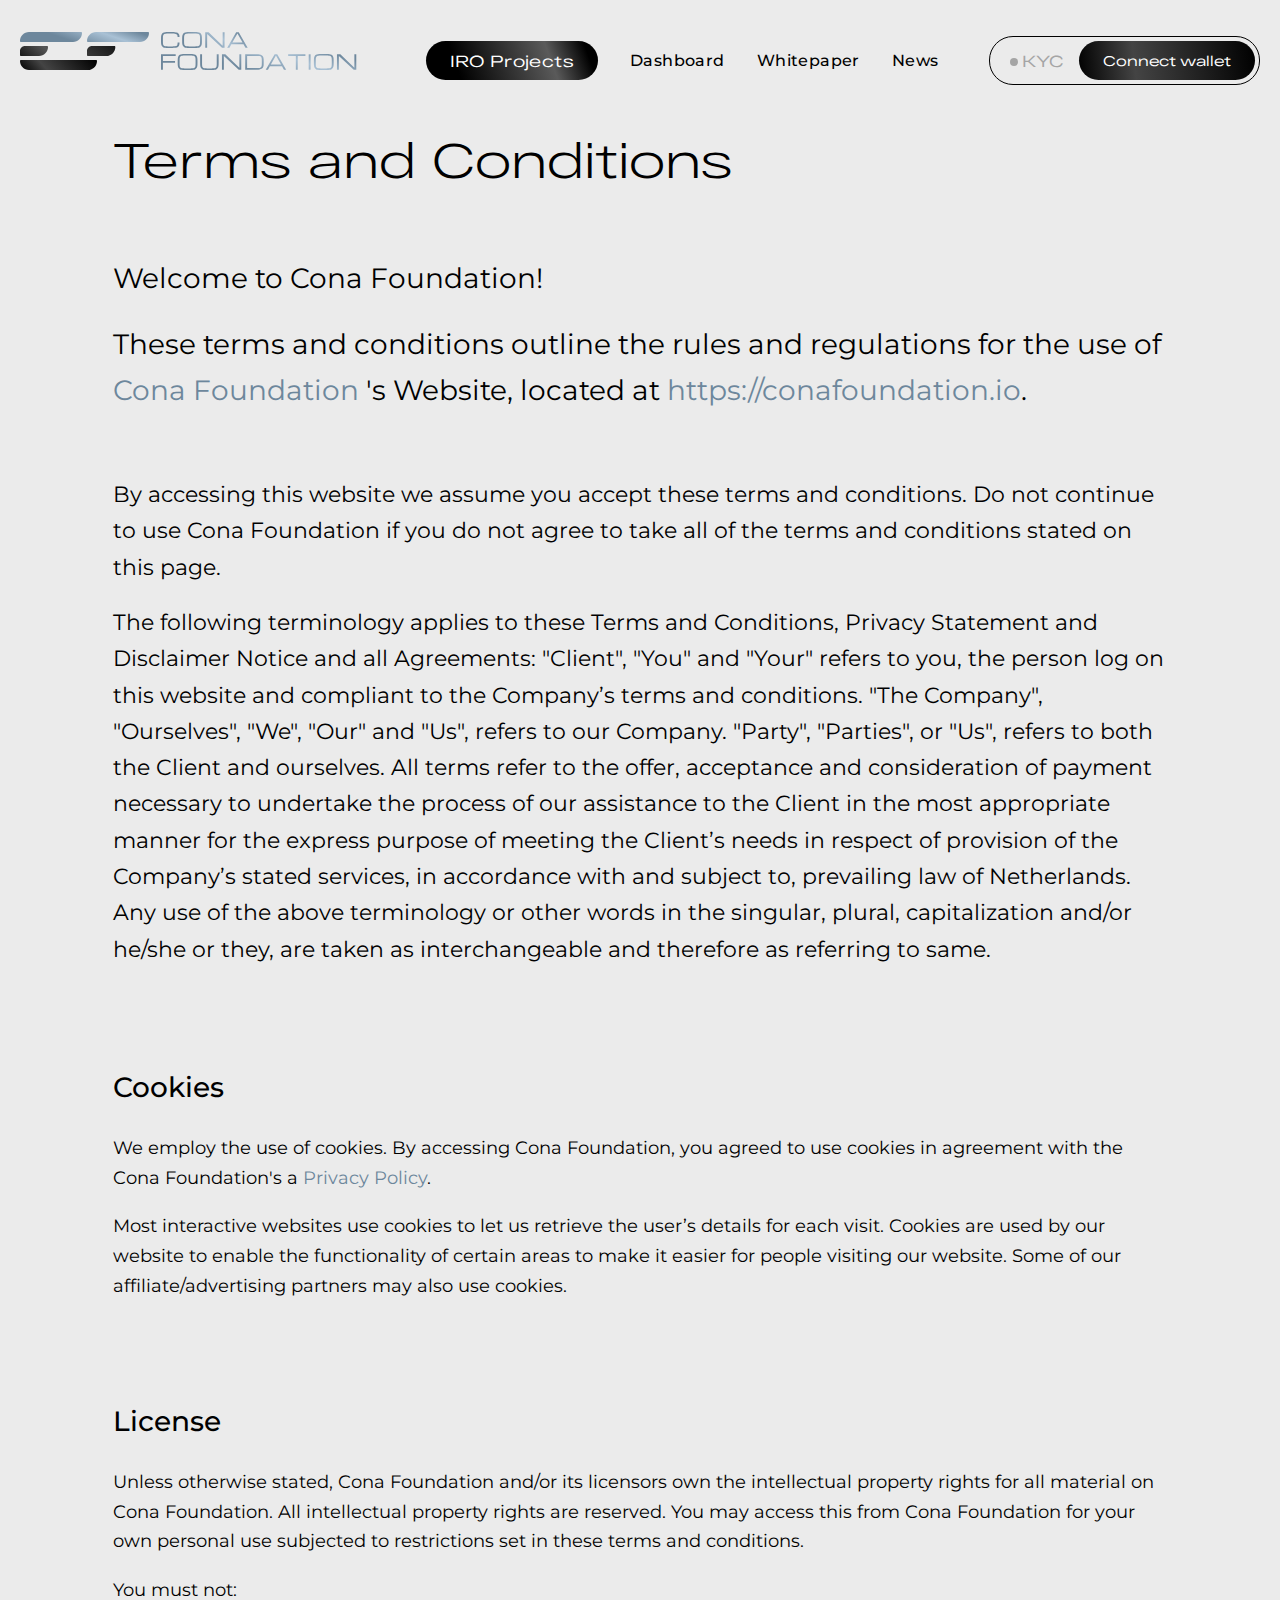
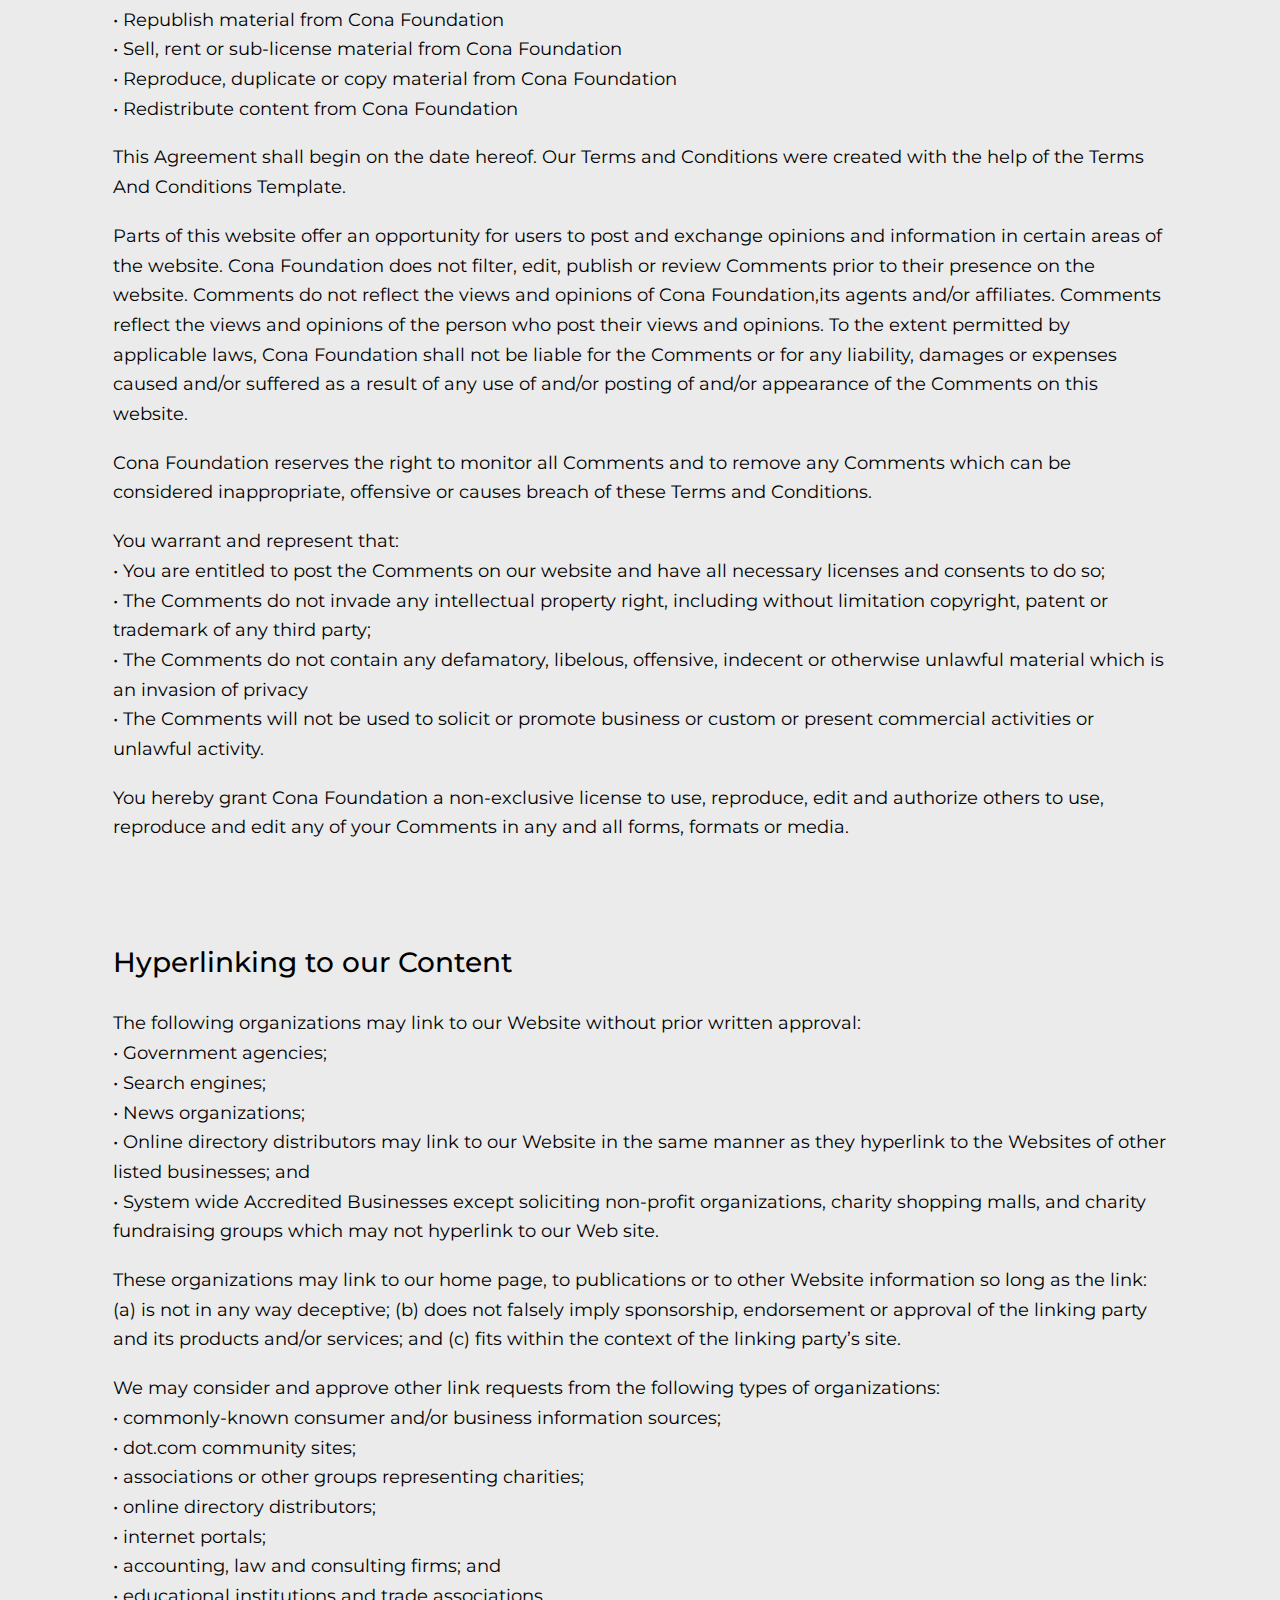
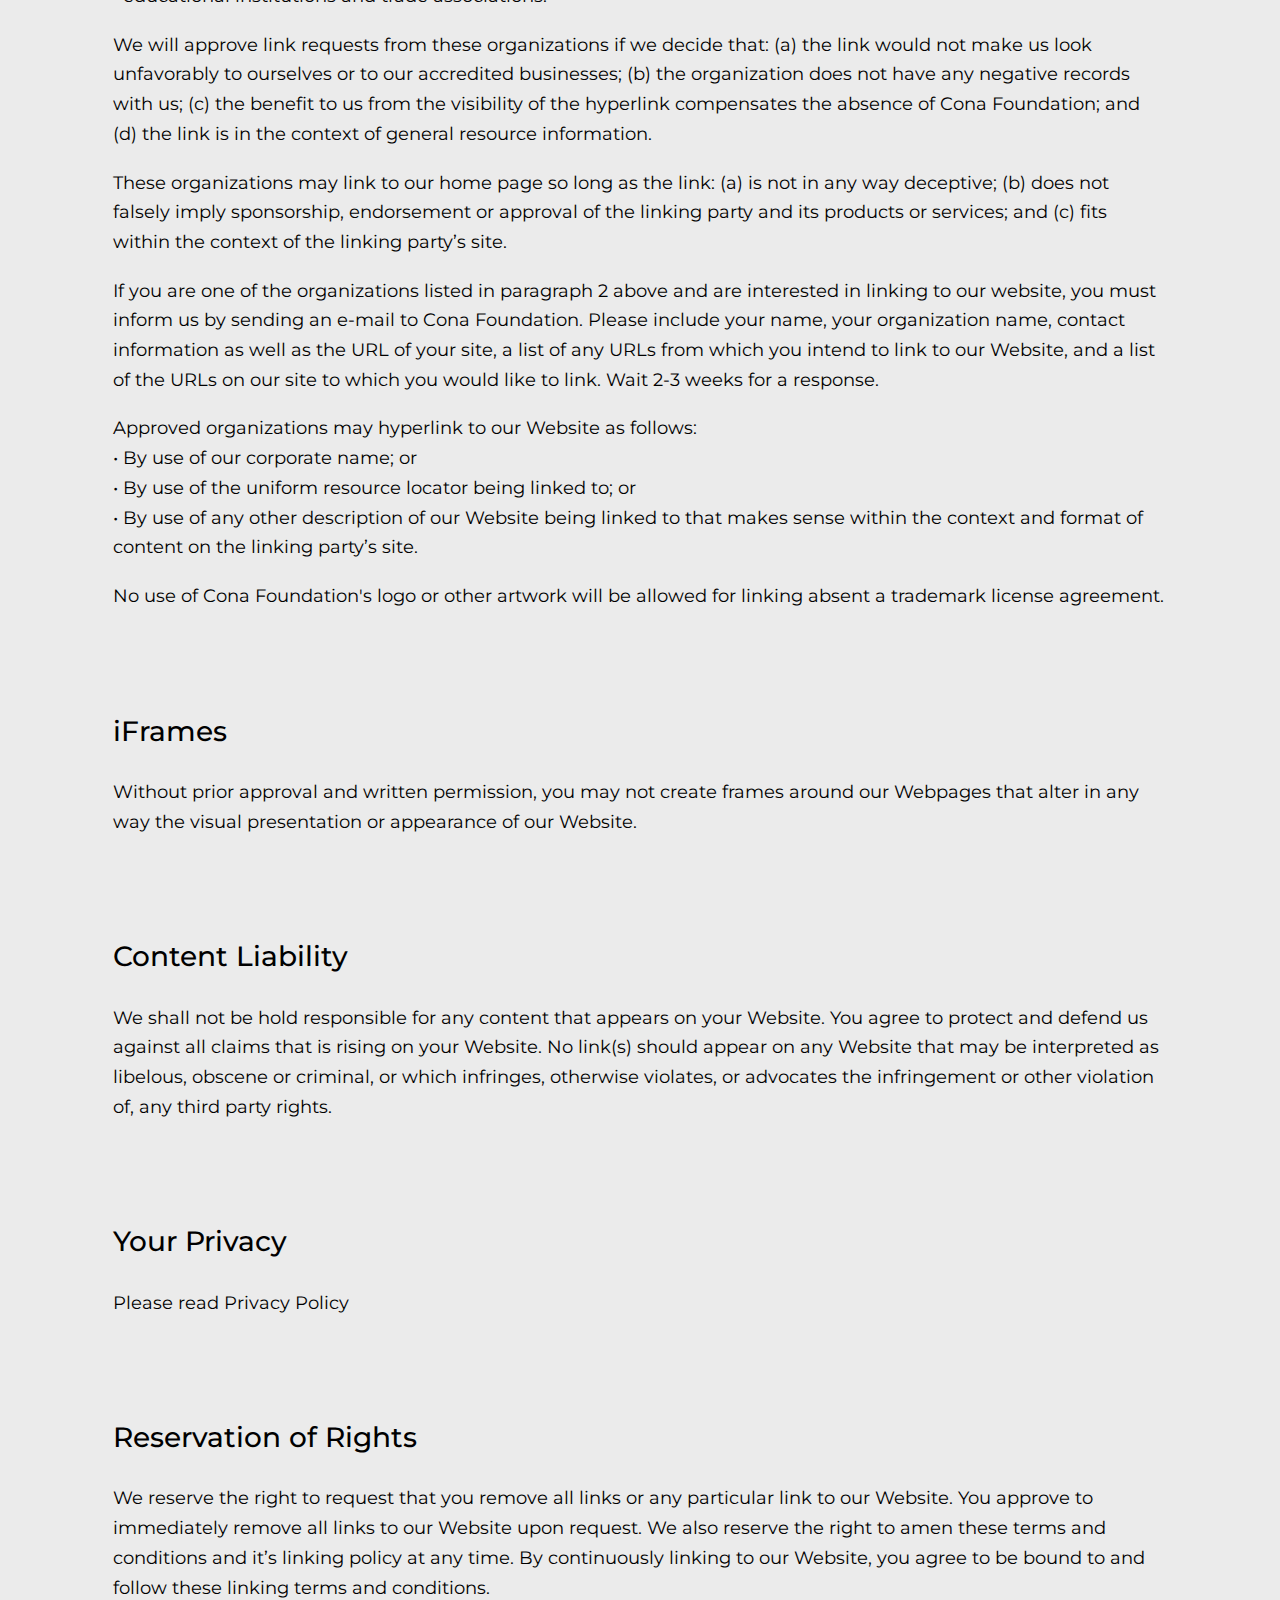
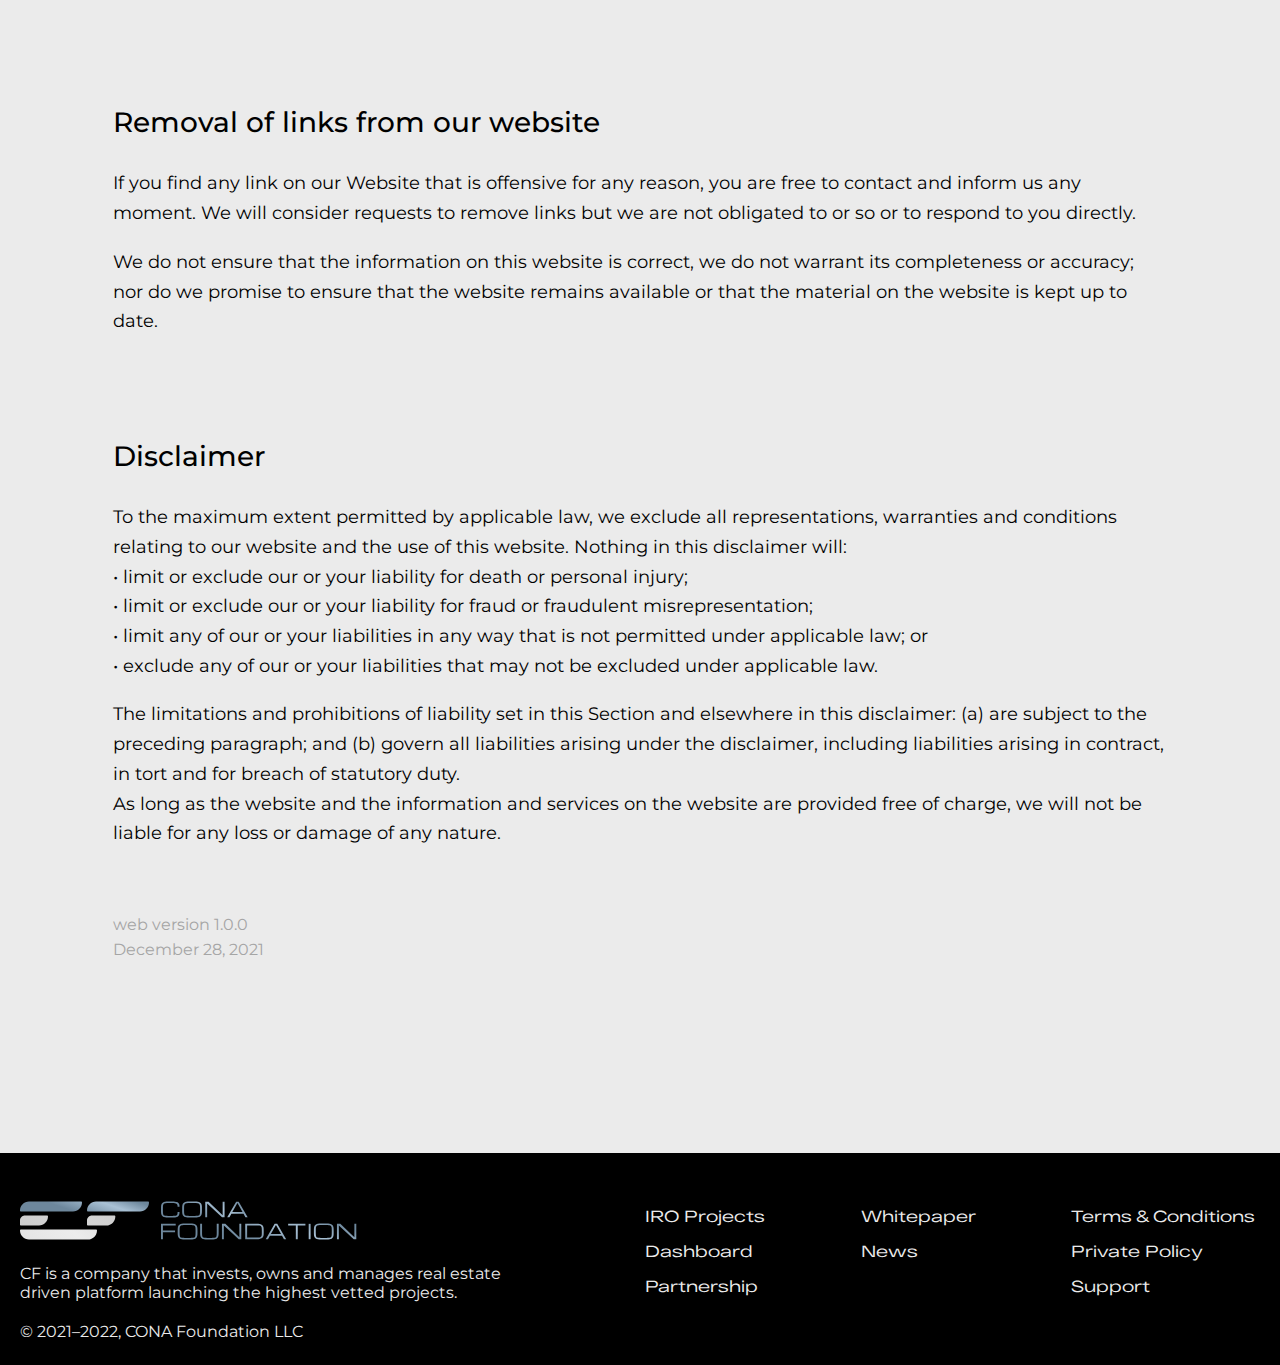
<file: terms.html>
<!DOCTYPE html>
<html lang="en">

<head>
    <meta charset="UTF-8">
    <meta http-equiv="X-UA-Compatible" content="IE=edge">
    <meta name="viewport" content="width=device-width, initial-scale=1.0">
    <link rel="stylesheet" href="https://unpkg.com/swiper@8/swiper-bundle.min.css" />
    <link rel="stylesheet" href="css/style.css">
    <link rel="icon" type="image/png" href="img/favicon/favicon-32x32.png">

    <meta name="discription" content="">
    <meta name="keywords" content="">
    <title>Cona</title>
</head>

<body>
    <div class="page">
        <header class="header">
            <div class="header__container container">
                <div class="header__inner">
                    <div class="logo">
                        <div class="logo__icon">
                            <a href="index.html" class="header__logo-link">
                                <img src="img/logo.svg" alt="">
                            </a>
                        </div>
                    </div>
                    <nav class="header__nav">
                        <div class="item__header-content">
                            <div class="item__header-nav">
                                <a class="header__button-link" href="iro-page.html"><span class="header__button-uppercase">IRO</span>Projects
                                    </a>
                            </div>
                            <div class="item__header-nav">
                                <a class="item__header-nav_link" href="dashboard.html">Dashboard</a>
                            </div>
                            <div class="item__header-nav">
                                <a class="item__header-nav_link" href=" ">Whitepaper</a>
                            </div>
                            <div class="item__header-nav">
                                <a class="item__header-nav_link" href="news.html">News</a>
                            </div>

                        </div>
                        <div class="header__buttons">
                            <div class="header__marker">KYC</div>
                            <a class="header__wallet">Connect wallet</a>
                        </div>
                    </nav>


                    <button class="burger" type="button" id="navToggle">
                        <span class="burger__line">1</span>
                        <span class="burger__line">2</span>
                        <span class="burger__line">3</span>
                        <span class="burger__line">4</span>
                    </button>

                </div>
            </div>
        </header>
        <section class="terms">
            <div class="term__container container">
                <div class="terms__row policy__row">
                    <div class="terms__col policy__col">
                        <div class="terms__content">
                            <h2 class="terms__content-header policy__header">Terms and Conditions</h2>
                            <div class="terms__content-subtitle  ">
                                Welcome to Cona Foundation!
                            </div>
                            <br>
                            <p class="terms__content-text terms__content-add">
                                These terms and conditions outline the rules and regulations for the use of <a href="" class="policy__link">Cona Foundation</a> 's Website, located at <a href="" class="policy__link">https://conafoundation.io</a>.
                            </p>
                            <p class="terms__content-text">
                                By accessing this website we assume you accept these terms and conditions. Do not continue to use Cona Foundation if you do not agree to take all of the terms and conditions stated on this page.

                            </p>
                            <br>
                            <p class="terms__content-text">
                                The following terminology applies to these Terms and Conditions, Privacy Statement and Disclaimer Notice and all Agreements: "Client", "You" and "Your" refers to you, the person log on this website and compliant to the Company’s terms and conditions.
                                "The Company", "Ourselves", "We", "Our" and "Us", refers to our Company. "Party", "Parties", or "Us", refers to both the Client and ourselves. All terms refer to the offer, acceptance and consideration of payment necessary
                                to undertake the process of our assistance to the Client in the most appropriate manner for the express purpose of meeting the Client’s needs in respect of provision of the Company’s stated services, in accordance with
                                and subject to, prevailing law of Netherlands. Any use of the above terminology or other words in the singular, plural, capitalization and/or he/she or they, are taken as interchangeable and therefore as referring to same.

                            </p>
                        </div>
                    </div>
                    <div class="terms__col policy__col">
                        <div class="terms__content">
                            <h4 class="terms__title policy__title ">Cookies</h4>
                            <p class="terms__text">
                                We employ the use of cookies. By accessing Cona Foundation, you agreed to use cookies in agreement with the Cona Foundation's a <a href="policy.html" class="policy__link">Privacy Policy</a>.
                            </p>
                            <br>
                            <p class="terms__text">
                                Most interactive websites use cookies to let us retrieve the user’s details for each visit. Cookies are used by our website to enable the functionality of certain areas to make it easier for people visiting our website. Some of our affiliate/advertising
                                partners may also use cookies.
                            </p>
                        </div>
                    </div>
                    <div class="terms__col policy__col">
                        <div class="terms__content">
                            <h4 class="terms__title policy__title">License</h4>
                            <p class="terms__text">
                                Unless otherwise stated, Cona Foundation and/or its licensors own the intellectual property rights for all material on Cona Foundation. All intellectual property rights are reserved. You may access this from Cona Foundation for your own personal use subjected
                                to restrictions set in these terms and conditions.
                            </p>
                            <br>
                            <p class="terms__text">
                                You must not:<br> • Republish material from Cona Foundation<br> • Sell, rent or sub-license material from Cona Foundation<br> • Reproduce, duplicate or copy material from Cona Foundation <br> • Redistribute content from
                                Cona Foundation
                            </p>
                            <br>
                            <p class="terms__text">
                                This Agreement shall begin on the date hereof. Our Terms and Conditions were created with the help of the Terms And Conditions Template.
                            </p>
                            <br>
                            <p class="terms__text">
                                Parts of this website offer an opportunity for users to post and exchange opinions and information in certain areas of the website. Cona Foundation does not filter, edit, publish or review Comments prior to their presence on the website. Comments do not
                                reflect the views and opinions of Cona Foundation,its agents and/or affiliates. Comments reflect the views and opinions of the person who post their views and opinions. To the extent permitted by applicable laws, Cona Foundation
                                shall not be liable for the Comments or for any liability, damages or expenses caused and/or suffered as a result of any use of and/or posting of and/or appearance of the Comments on this website.
                            </p>
                            <br>
                            <p class="terms__text">
                                Cona Foundation reserves the right to monitor all Comments and to remove any Comments which can be considered inappropriate, offensive or causes breach of these Terms and Conditions.
                            </p>
                            <br>
                            <p class="terms__text">
                                You warrant and represent that:
                                <br> • You are entitled to post the Comments on our website and have all necessary licenses and consents to do so;
                                <br> • The Comments do not invade any intellectual property right, including without limitation copyright, patent or trademark of any third party;
                                <br> • The Comments do not contain any defamatory, libelous, offensive, indecent or otherwise unlawful material which is an invasion of privacy
                                <br> • The Comments will not be used to solicit or promote business or custom or present commercial activities or unlawful activity.
                            </p>
                            <br>
                            <p class="terms__text">
                                You hereby grant Cona Foundation a non-exclusive license to use, reproduce, edit and authorize others to use, reproduce and edit any of your Comments in any and all forms, formats or media.
                            </p>
                        </div>
                    </div>
                    <div class="terms__col policy__col">
                        <div class="terms__content">
                            <h4 class="terms__title policy__title">Hyperlinking to our Content</h4>
                            <p class="terms__text">
                                The following organizations may link to our Website without prior written approval:
                                <br> • Government agencies;<br> • Search engines;<br> • News organizations; <br> • Online directory distributors may link to our Website in the same manner as they hyperlink to the Websites of other listed businesses; and
                                <br> • System wide Accredited Businesses except soliciting non-profit organizations, charity shopping malls, and charity fundraising groups which may not hyperlink to our Web site.

                            </p>
                            <br>
                            <p class="terms__text">
                                These organizations may link to our home page, to publications or to other Website information so long as the link: (a) is not in any way deceptive; (b) does not falsely imply sponsorship, endorsement or approval of the linking party and its products
                                and/or services; and (c) fits within the context of the linking party’s site.
                            </p>
                            <br>
                            <p class="terms__text">
                                We may consider and approve other link requests from the following types of organizations: <br> • commonly-known consumer and/or business information sources; <br> • dot.com community sites; <br> • associations or other
                                groups representing charities;<br> • online directory distributors;<br> • internet portals;<br> • accounting, law and consulting firms; and<br> • educational institutions and trade associations.
                            </p>
                            <br>
                            <p class="terms__text">
                                We will approve link requests from these organizations if we decide that: (a) the link would not make us look unfavorably to ourselves or to our accredited businesses; (b) the organization does not have any negative records with us; (c) the benefit to
                                us from the visibility of the hyperlink compensates the absence of Cona Foundation; and (d) the link is in the context of general resource information.
                            </p>
                            <br>
                            <p class="terms__text">
                                These organizations may link to our home page so long as the link: (a) is not in any way deceptive; (b) does not falsely imply sponsorship, endorsement or approval of the linking party and its products or services; and (c) fits within the context of the
                                linking party’s site.
                            </p>
                            <br>
                            <p class="terms__text">
                                If you are one of the organizations listed in paragraph 2 above and are interested in linking to our website, you must inform us by sending an e-mail to Cona Foundation. Please include your name, your organization name, contact information as well as
                                the URL of your site, a list of any URLs from which you intend to link to our Website, and a list of the URLs on our site to which you would like to link. Wait 2-3 weeks for a response.
                            </p>
                            <br>
                            <p class="terms__text">
                                Approved organizations may hyperlink to our Website as follows: <br> • By use of our corporate name; or<br> • By use of the uniform resource locator being linked to; or<br> • By use of any other description of our Website
                                being linked to that makes sense within the context and format of content on the linking party’s site.
                            </p>
                            <br>
                            <p class="terms__text">
                                No use of Cona Foundation's logo or other artwork will be allowed for linking absent a trademark license agreement.
                            </p>
                        </div>
                    </div>
                    <div class="terms__col policy__col">
                        <div class="terms__content">
                            <h4 class="terms__title policy__title">iFrames</h4>
                            <p class="terms__text">
                                Without prior approval and written permission, you may not create frames around our Webpages that alter in any way the visual presentation or appearance of our Website.
                            </p>

                        </div>
                    </div>
                    <div class="terms__col policy__col">
                        <div class="terms__content">
                            <h4 class="terms__title policy__title">Content Liability</h4>
                            <p class="terms__text">
                                We shall not be hold responsible for any content that appears on your Website. You agree to protect and defend us against all claims that is rising on your Website. No link(s) should appear on any Website that may be interpreted as libelous, obscene or
                                criminal, or which infringes, otherwise violates, or advocates the infringement or other violation of, any third party rights.
                            </p>

                        </div>
                    </div>
                    <div class="terms__col policy__col">
                        <div class="terms__content">
                            <h4 class="terms__title policy__title">Your Privacy</h4>
                            <p class="terms__text">
                                Please read Privacy Policy
                            </p>

                        </div>
                    </div>
                    <div class="terms__col policy__col">
                        <div class="terms__content">
                            <h4 class="terms__title policy__title">Reservation of Rights</h4>
                            <p class="terms__text">
                                We reserve the right to request that you remove all links or any particular link to our Website. You approve to immediately remove all links to our Website upon request. We also reserve the right to amen these terms and conditions and it’s linking policy
                                at any time. By continuously linking to our Website, you agree to be bound to and follow these linking terms and conditions.
                            </p>

                        </div>
                    </div>
                    <div class="terms__col policy__col">
                        <div class="terms__content">
                            <h4 class="terms__title policy__title">Removal of links from our website</h4>
                            <p class="terms__text">
                                If you find any link on our Website that is offensive for any reason, you are free to contact and inform us any moment. We will consider requests to remove links but we are not obligated to or so or to respond to you directly.
                            </p>
                            <br>
                            <p class="terms__text">
                                We do not ensure that the information on this website is correct, we do not warrant its completeness or accuracy; nor do we promise to ensure that the website remains available or that the material on the website is kept up to date.

                            </p>

                        </div>
                    </div>
                    <div class="terms__col policy__col">
                        <div class="terms__content">
                            <h4 class="terms__title policy__title">Disclaimer</h4>
                            <p class="terms__text">
                                To the maximum extent permitted by applicable law, we exclude all representations, warranties and conditions relating to our website and the use of this website. Nothing in this disclaimer will: <br> • limit or exclude
                                our or your liability for death or personal injury;<br> • limit or exclude our or your liability for fraud or fraudulent misrepresentation;<br> • limit any of our or your liabilities in any way that is not permitted under
                                applicable law; or<br> • exclude any of our or your liabilities that may not be excluded under applicable law.
                            </p>
                            <br>
                            <p class="terms__text">
                                The limitations and prohibitions of liability set in this Section and elsewhere in this disclaimer: (a) are subject to the preceding paragraph; and (b) govern all liabilities arising under the disclaimer, including liabilities arising in contract, in
                                tort and for breach of statutory duty.
                            </p>
                            <p class="terms__text">
                                As long as the website and the information and services on the website are provided free of charge, we will not be liable for any loss or damage of any nature.
                            </p>
                            <div class="policy__info-add">
                                <div class="policy__version">
                                    web version 1.0.0
                                </div>
                                <div class="policy__data">
                                    December 28, 2021
                                </div>
                            </div>

                        </div>
                    </div>
                </div>
            </div>
        </section>

        <footer class="footer">
            <div class="footer__container container">
                <div class="footer__body">
                    <div class="footer__row">
                        <div class="footer__col">
                            <div class="footer__col-logo">
                                <img src="img/footer/logo.svg" alt="picture">
                            </div>
                            <div class="footer__col-text">
                                CF is a company that invests, owns and manages real estate driven platform launching the highest vetted projects.
                            </div>

                        </div>
                        <div class="footer__items">
                            <div class="footer__items-col">
                                <div class="footer__items-item">
                                    <a href="" class="footer__items-link">
                                        IRO Projects
                                    </a>
                                </div>
                                <div class="footer__items-item">
                                    <a href="" class="footer__items-link">
                                        Dashboard
                                    </a>
                                </div>
                                <div class="footer__items-item" id="partnership">
                                    <button class="footer__items-link">
                                        Partnership
                                    </button>
                                </div>
                            </div>
                            <div class="footer__items-col">
                                <div class="footer__items-item">
                                    <a href="" class="footer__items-link">
                                        Whitepaper
                                    </a>
                                </div>
                                <div class="footer__items-item">
                                    <a href="" class="footer__items-link">
                                        News
                                    </a>
                                </div>
                            </div>
                            <div class="footer__items-col">
                                <div class="footer__items-item">
                                    <a href="terms.html" class="footer__items-link">
                                        Terms & Conditions
                                    </a>
                                </div>
                                <div class="footer__items-item">
                                    <a href="policy.html" class="footer__items-link">
                                        Private Policy
                                    </a>

                                </div>
                                <div class="footer__items-item" id="support">
                                    <button class="footer__items-link">
                                        Support
                                    </button>
                                </div>

                            </div>
                        </div>
                    </div>
                    <div class="footer__col-info">
                        © 2021–2022, CONA Foundation LLC
                    </div>
                </div>
            </div>
        </footer>
    </div>
    <div class="modal" id="modal-partner">
        <div class="partnerhsip">
            <div class="partnerhsip__content">
                <div class="partnerhsip__row">
                    <div class="partnerhsip__logo">
                        <img src="img/partnership/logo.svg" alt="">
                    </div>
                    <div class="partnerhsip__line">
                        <img src="img/partnership/line.svg" alt="">
                    </div>
                    <div class="partnerhsip__title">
                        Partnership
                    </div>
                </div>
                <div class="partnerhsip__inner">
                    <div class="partnerhsip__text">
                        We are always glad to meet new people and fruitful cooperation.
                        <br> Please fill in your contact details and tell us how we can be useful to each other.
                    </div>
                    <form action="" class="partnerhsip__form">
                        <div class="partnerhsip__form-group">
                            <input class="partnerhsip__input input-flex" type="text" placeholder="Your name or company">
                        </div>

                        <div class="partnerhsip__form-group">
                            <input class="partnerhsip__input input-flex" type="email" placeholder="Your email"></div>
                        <div class="partnerhsip__form-group">
                            <input class="partnerhsip__input input-flex" type="tel" placeholder="Your phone">
                        </div>
                        <div class="partnerhsip__form-group input-basis">
                            <input class="partnerhsip__input " type="text" placeholder="Subject">
                        </div>
                        <div class="partnerhsip__form-group input-shrink">
                            <input class="partnerhsip__input input-shrink" type="text" placeholder="Your message">
                        </div>




                        <div class="partnerhsip__form-footer">
                            <div class="form-footer__col">
                                <input type="file" name="file" id="file" class="inputfile" />
                                <label for="file">Upload</label>
                            </div>
                            <div class="form-footer__col">
                                <button class="partnerhsip__form-btn">Send</button>
                            </div>

                        </div>

                    </form>
                </div>
                <button class="partnerhsip__close">
                    <img src="img/form/close.svg" alt="">
                </button>
            </div>
        </div>
    </div>
    <div class="modal" id="modal-support">
        <div class="partnerhsip">
            <div class="partnerhsip__content">
                <div class="partnerhsip__row support__row">
                    <div class="partnerhsip__logo">
                        <img src="img/partnership/logo.svg" alt="">
                    </div>
                    <div class="partnerhsip__line">
                        <img src="img/partnership/line.svg" alt="">
                    </div>
                    <div class="partnerhsip__title">
                        Support
                    </div>
                </div>
                <div class="partnerhsip__inner">
                    <div class="partnerhsip__text">
                        Tell us about your problem and we’ll get in touch shortly.
                    </div>
                    <form action="" class="partnerhsip__form">
                        <div class="partnerhsip__form-group support__form-group">
                            <input class="partnerhsip__input  support-width" type="text" placeholder="Your name">
                        </div>

                        <div class="partnerhsip__form-group support__form-group">
                            <input class="partnerhsip__input   support-width" type="text" placeholder="Your wallet"></div>

                        <div class="partnerhsip__form-group input-basis">
                            <input class="partnerhsip__input " type="text" placeholder="Subject">
                        </div>
                        <div class="partnerhsip__form-group input-shrink">
                            <input class="partnerhsip__input input-shrink" type="text" placeholder="Your message">
                        </div>




                        <div class="partnerhsip__form-footer">
                            <div class="form-footer__col">
                                <input type="file" name="file" id="file" class="inputfile" />
                                <label for="file">Upload</label>
                            </div>
                            <div class="form-footer__col">
                                <button class="partnerhsip__form-btn">Send</button>
                            </div>

                        </div>

                    </form>
                </div>
                <button class="support__close">
                    <img src="img/form/close.svg" alt="">
                </button>
            </div>
        </div>
    </div>
    <div class="wallet">
        <div class="wallet__content">
            <div class="wallet__row">
                <div class="wallet__title">Wallet connection</div>
                <div class="wallet__btn">
                    <img class="wallet__btn-img" src="img/wallet/meta.png" alt="meta">
                    <a class="wallet__link">Metamask</a>
                </div>
                <div class="wallet__btn">
                    <img class="wallet__btn-img" src="img/wallet/trust.png" alt="trust">
                    <a class="wallet__link">Trust Wallet</a>
                </div>
                <button class="wallet__close">
                    <img src="img/wallet/close.svg" alt="close">
                </button>
            </div>
        </div>
    </div>


    <script src="https://unpkg.com/swiper@8/swiper-bundle.min.js"></script>
    <script src="js/script.js"></script>
    <script src="js/partnership.js"></script>
    <script src="js/wallet.js"></script>
</body>

</html>
</file>
<file: css/style.css>
@charset "UTF-8";
@import url("https://fonts.googleapis.com/css2?family=Montserrat:wght@400;500;600&display=swap");
@import url(//db.onlinewebfonts.com/c/55791bb323d52eae3dd554f87ca6fa0c?family=Vogue+Highline+Serif+Medium+It);
@font-face {
  font-family: "RFDewiExpanded";
  src: url("../font/RFDewiExpanded-Light.eot");
  src: local("☺"), url("../font/RFDewiExpanded-Light.woff") format("woff"), url("../font/RFDewiExpanded-Light.ttf") format("truetype"), url("../font/RFDewiExpanded-Light.svg") format("svg");
  font-weight: 300;
}

@font-face {
  font-family: "RFDewiExpanded";
  src: url("../font/RFDewiExpanded-Regular.eot");
  src: local("☺"), url("../font/RFDewiExpanded-Regular.woff") format("woff"), url("../font/RFDewiExpanded-Regular.ttf") format("truetype"), url("../font/RFDewiExpanded-Regular.svg") format("svg");
  font-weight: 400;
  font-style: normal;
}

@font-face {
  font-family: "RFDewiExpanded";
  src: url("../font/RFDewiExpanded-Semibold.eot");
  src: local("☺"), url("../font/RFDewiExpanded-Semibold.woff") format("woff"), url("../font/RFDewiExpanded-Semibold.ttf") format("truetype"), url("../font/RFDewiExpanded-Semibold.svg") format("svg");
  font-weight: 600;
  font-style: normal;
}

@font-face {
  font-family: "RFDewiExpanded";
  src: url("../font/RFDewiExpanded-Bold.eot");
  src: local("☺"), url("../font/RFDewiExpanded-Bold.woff") format("woff"), url("../font/RFDewiExpanded-Bold.ttf") format("truetype"), url("../font/RFDewiExpanded-Bold.svg") format("svg");
  font-weight: 700;
  font-style: normal;
}

html {
  height: 100%;
}

body {
  -webkit-box-sizing: border-box;
          box-sizing: border-box;
  margin: 0;
  font-size: 16px;
  font-family: "Montserrat", sans-serif;
  color: #000;
  background: #ebebeb;
  height: 100%;
}

ul {
  margin: 0;
  padding: 0;
}

li {
  list-style-type: none;
}

a {
  text-decoration: none;
  font-family: inherit;
  color: inherit;
  cursor: pointer;
}

input {
  border: none;
  outline: none;
}

button {
  border: none;
  cursor: pointer;
  background: none;
  color: inherit;
  font-family: inherit;
  font-size: inherit;
  padding: 0;
}

p {
  margin: 0;
}

h1,
h2,
h3,
h4,
h5,
h6 {
  margin: 0;
}

.page {
  display: -webkit-box;
  display: -ms-flexbox;
  display: flex;
  -webkit-box-orient: vertical;
  -webkit-box-direction: normal;
      -ms-flex-direction: column;
          flex-direction: column;
  overflow: hidden;
  min-height: 100%;
}

.container {
  margin: 0 auto;
  max-width: 1600px;
  padding: 0 20px;
  -webkit-box-sizing: content-box;
          box-sizing: content-box;
}

.iropage {
  -webkit-box-flex: 1;
      -ms-flex: 1 0 auto;
          flex: 1 0 auto;
}

.no-scroll {
  overflow: hidden;
}

.completekyc {
  height: 100px;
}

.header {
  position: absolute;
  width: 100%;
  left: 0;
  top: 0;
  z-index: 50;
}

.header__inner {
  display: -webkit-box;
  display: -ms-flexbox;
  display: flex;
  -webkit-box-pack: justify;
      -ms-flex-pack: justify;
          justify-content: space-between;
  -webkit-box-align: center;
      -ms-flex-align: center;
          align-items: center;
  padding: 30px 0;
  height: 60px;
}

.header__nav {
  display: -webkit-box;
  display: -ms-flexbox;
  display: flex;
  -webkit-box-pack: center;
      -ms-flex-pack: center;
          justify-content: center;
  width: 100%;
}

.header__button-link {
  padding: 10px 24px;
  position: relative;
  z-index: 1000;
  font-family: "RFDewiExpanded";
  background: linear-gradient(70deg, #000 19%, #5a5a5a 71%, #000 92%);
  border-radius: 24px;
  letter-spacing: 0.4px;
  color: #ffff;
  font-weight: 400;
}

.header__button-link:before {
  content: "";
  display: block;
  opacity: 0;
  position: absolute;
  top: 0;
  left: 0;
  width: 100%;
  height: 100%;
  background: linear-gradient(70deg, #000 19%, #6f8fa6 71%, #000 92%);
  border-radius: 24px;
  -webkit-transition: opacity 0.3s linear;
  transition: opacity 0.3s linear;
  z-index: -1000;
}

.header__button-link:hover:before {
  opacity: 1;
}

.header__button-link span {
  text-transform: uppercase;
  margin-right: 5px;
}

.header__buttons {
  display: -webkit-box;
  display: -ms-flexbox;
  display: flex;
  -webkit-box-align: center;
      -ms-flex-align: center;
          align-items: center;
  border: 1px solid #000;
  border-radius: 24px;
  padding: 4px 4px 4px 32px;
  font-family: "RFDewiExpanded";
  max-width: 271px;
}

.header__marker {
  color: #a5a5a5;
  margin-right: 16px;
  position: relative;
}

.header__marker::before {
  content: "";
  width: 8px;
  height: 8px;
  background: #a5a5a5;
  position: absolute;
  top: 7px;
  left: -12px;
  border-radius: 50%;
}

.header__wallet {
  position: relative;
  z-index: 1000;
  font-size: 14px;
  padding: 11px 24px;
  background: linear-gradient(83.11deg, #000000 0%, #010101 0.01%, #444444 31.77%, #000000 100%, #000000 100%, #000000 100%);
  font-family: inherit;
  color: #fff;
  border-radius: 24px;
  white-space: nowrap;
}

.header__wallet:before {
  content: "";
  display: block;
  opacity: 0;
  position: absolute;
  top: 0;
  left: 0;
  width: 100%;
  height: 100%;
  background: linear-gradient(70deg, #000 19%, #6f8fa6 71%, #000 92%);
  border-radius: 24px;
  -webkit-transition: opacity 0.3s linear;
  transition: opacity 0.3s linear;
  z-index: -1000;
}

.header__wallet:hover:before {
  opacity: 1;
}

.item__header-content {
  display: -webkit-box;
  display: -ms-flexbox;
  display: flex;
  -webkit-box-align: center;
      -ms-flex-align: center;
          align-items: center;
  -webkit-box-pack: center;
      -ms-flex-pack: center;
          justify-content: center;
  width: 100%;
}

.item__header-nav {
  display: -webkit-box;
  display: -ms-flexbox;
  display: flex;
  margin-right: 32px;
}

.item__header-nav_link {
  color: #000;
  letter-spacing: 0.4px;
  font-weight: 500;
}

.item__header-nav_link:hover {
  color: #6d879c;
}

.logo {
  display: -webkit-box;
  display: -ms-flexbox;
  display: flex;
  -webkit-box-align: center;
      -ms-flex-align: center;
          align-items: center;
  margin-right: 50px;
  margin-bottom: 15px;
}

.logo__text {
  margin-left: 14px;
}

.burger {
  position: relative;
  height: 23px;
  width: 30px;
  display: none;
  padding: 0;
  background: none;
  border: 0;
  font-size: 0;
  color: transparent;
}

.burger__line:nth-child(1),
.burger__line:nth-child(3) {
  -webkit-transform-origin: right;
          transform-origin: right;
  -webkit-transition: width 0.2s ease-out;
  transition: width 0.2s ease-out;
}

.burger__line:nth-child(1) {
  width: 20px;
  margin-left: auto;
}

.burger__line {
  width: 30px;
  height: 2px;
  display: block;
  margin: 3px 0;
  background-color: #b29266;
  -webkit-transition: -webkit-transform 0.2s ease-out;
  transition: -webkit-transform 0.2s ease-out;
  transition: transform 0.2s ease-out;
  transition: transform 0.2s ease-out, -webkit-transform 0.2s ease-out;
}

.header__marker-kyc {
  color: #00bf84;
}

.header__marker-kyc:before {
  background: #00bf84;
}

.main__block {
  position: relative;
}

.main__img {
  position: absolute;
  width: 100%;
  height: 100%;
  top: 0;
  left: 0;
}

.main__content-block {
  position: relative;
  z-index: 10;
  padding-top: 350px;
  padding-bottom: 165px;
  text-align: center;
}

.main__content-title {
  font-family: "RFDewiExpanded";
  text-transform: uppercase;
  font-size: 40px;
  color: #ffffff;
  line-height: 120%;
  font-weight: 400;
}

.main__content-title span {
  vertical-align: top;
}

.main__content-subtitle {
  color: #ffffff;
  font-size: 22px;
}

.ibg img {
  position: absolute;
  width: 100%;
  height: 100%;
  top: 0;
  left: 0;
  -o-object-fit: cover;
     object-fit: cover;
}

.content__main {
  margin: 0 auto;
  line-height: 150%;
  font-size: 56px;
  max-width: 980px;
  position: relative;
  z-index: 2;
}

.content__main-img__left {
  position: absolute;
  bottom: 0%;
  left: 82%;
  z-index: 500;
}

.content__main-img__right {
  position: absolute;
  top: 65%;
  right: 71%;
  z-index: 500;
}

.content__main-elem {
  max-width: 300px;
  width: 100%;
  height: 88px;
  border-radius: 40px;
}

.content__main-elem:first-child {
  position: relative;
  border: 2px solid #6d879c;
  z-index: 1000;
}

.content__main-elem:first-child img {
  position: absolute;
  top: 9%;
  right: 3%;
}

.content__main-elem:last-child {
  position: relative;
  border: 2px solid #c3a692;
  z-index: 1000;
}

.content__main-elem:last-child img {
  position: absolute;
  top: 9%;
  left: 3%;
}

.content__main-elem__down {
  margin: 0 20px;
  position: relative;
  border: 2px solid #000000;
  z-index: 1000;
  border-radius: 44px;
  height: 88px;
  max-width: 138px;
  width: 100%;
}

.content__main-elem__down img {
  position: absolute;
  top: 10px;
  left: 10px;
}

.content__main-secured {
  padding: 0px 21px;
}

.content__main-wrap {
  display: -webkit-box;
  display: -ms-flexbox;
  display: flex;
  -webkit-box-pack: center;
      -ms-flex-pack: center;
          justify-content: center;
  -webkit-box-align: center;
      -ms-flex-align: center;
          align-items: center;
}

.content__main-first {
  margin-left: 60px;
  font-family: "RFDewiExpanded";
  font-weight: 300;
}

.content__main-crypto {
  text-align: center;
  font-family: "RFDewiExpanded";
  font-weight: 300;
}

.content__main-elem__real {
  font-family: "RFDewiExpanded";
  font-weight: 300;
  white-space: nowrap;
}

.content__main-elem__fonts {
  font-family: "Vogue Highline Serif Medium";
}

.content__main-elem__text {
  font-family: "RFDewiExpanded";
  font-weight: 300;
}

.main__item-firstspan {
  color: #6d879c;
}

.main__item-span {
  font-family: "Vogue Highline Serif Medium It";
}

.block__inform {
  margin-top: 196px;
  padding-left: 106px;
  padding-bottom: 314px;
}

.block__inform-header {
  font-family: "RFDewiExpanded";
  font-weight: 300;
  text-transform: uppercase;
  font-size: 56px;
  line-height: 120%;
  letter-spacing: 0.4px;
  margin-bottom: 32px;
}

.block__inform-body {
  position: relative;
  display: -webkit-box;
  display: -ms-flexbox;
  display: flex;
}

.block__inform-row {
  max-width: 715px;
}

.block__inform-text {
  margin-bottom: 40px;
  font-size: 22px;
  line-height: 140%;
  font-weight: 400;
}

.block__inform-img {
  position: absolute;
  top: -130%;
  right: -12%;
}

.inform__span-color {
  color: #6d879c;
}

.inform__span-cursive {
  font-style: italic;
}

.block__inform-btn,
.guest__btn-add {
  padding: 13px 54px 13px 24px;
  background: linear-gradient(70deg, #000 19%, #5a5a5a 71%, #000 92%);
  border-radius: 26px;
  color: #fff;
  font-family: "RFDewiExpanded";
  font-weight: 400;
  letter-spacing: 0.4px;
  line-height: 150%;
  position: relative;
  font-size: 16px;
  -webkit-transition: all 0.3s linear;
  transition: all 0.3s linear;
  z-index: 100;
}

.block__inform-btn:before,
.guest__btn-add:before {
  content: "";
  display: block;
  opacity: 1;
  width: 9px;
  height: 9px;
  border-top: 2px solid #fff;
  border-right: 2px solid #fff;
  border-radius: 1px;
  position: absolute;
  top: 50%;
  right: 15%;
  z-index: 1;
  -webkit-transform: translateY(-50%) rotate(45deg);
          transform: translateY(-50%) rotate(45deg);
}

.block__inform-btn:hover,
.guest__btn-add:hover {
  color: #e6c294;
  -webkit-box-shadow: 0 0 25px rgba(0, 0, 0, 0.25);
          box-shadow: 0 0 25px rgba(0, 0, 0, 0.25);
}

.platform__inner {
  margin-bottom: 130px;
}

.platform__content {
  background: url(../img/platform/cloud.png) 50% no-repeat;
  height: 528px;
  max-width: 1055px;
  margin: 0 auto;
}

.platform__header {
  font-size: 40px;
  text-align: center;
  font-family: "RFDewiExpanded";
  font-weight: 400;
  padding-top: 180px;
  line-height: 150%;
  letter-spacing: 0.4px;
}

.platform__span-color {
  color: #6d879c;
}

.platform__body {
  margin: 0 auto;
  max-width: 820px;
}

.platform__body-text {
  margin-bottom: 32px;
  font-size: 22px;
  line-height: 150%;
}

.platform__btn {
  padding: 16px 24px;
  background: rgba(255, 255, 255, 0.3);
  border-radius: 46px;
  -webkit-box-shadow: 0px 8px 16px 0px #00000012;
          box-shadow: 0px 8px 16px 0px #00000012;
  font-family: "RFDewiExpanded";
  font-weight: 400;
  font-size: 16px;
  line-height: 150%;
  letter-spacing: 0.4px;
  -webkit-transition: all 0.3s linear;
  transition: all 0.3s linear;
  position: relative;
}

.platform__btn:hover {
  -webkit-box-shadow: 0 0 25px rgba(0, 0, 0, 0.25);
          box-shadow: 0 0 25px rgba(0, 0, 0, 0.25);
  color: #e6c294;
}

.status {
  position: relative;
}

.status__column {
  position: relative;
  z-index: 1000;
}

.status__header {
  font-family: "RFDewiExpanded";
  text-align: center;
  font-size: 48px;
  line-height: 120%;
  font-weight: 400;
  letter-spacing: 0.4px;
  text-transform: uppercase;
  margin-bottom: 48px;
}

.status__header span {
  color: #6d879c;
}

.status__content {
  display: -webkit-box;
  display: -ms-flexbox;
  display: flex;
  -webkit-box-orient: vertical;
  -webkit-box-direction: normal;
      -ms-flex-direction: column;
          flex-direction: column;
  -webkit-box-align: center;
      -ms-flex-align: center;
          align-items: center;
  -webkit-box-pack: center;
      -ms-flex-pack: center;
          justify-content: center;
}

.status__item {
  display: -webkit-box;
  display: -ms-flexbox;
  display: flex;
  position: relative;
  margin-bottom: 32px;
  background: linear-gradient(45deg, #d0dbe3 45%, #e9eff3 69%, #d3dde5 91%);
  border-radius: 24px;
  min-height: 285px;
  max-width: 820px;
  width: 100%;
}

.status__item-color {
  color: #6d879c;
}

.status__item-add {
  background: linear-gradient(85deg, #000000 0%, #494949 73%, #000000 100%);
  color: #ffffff;
}

.status__item-add .status__item-header {
  color: #e1e1e1;
}

.status__item-add .status__item-text {
  color: #ffff;
  font-family: "RFDewiExpanded";
  font-weight: 600;
  letter-spacing: 0.4px;
}

.status__item-wrap {
  position: relative;
  z-index: 2;
  padding: 24px 40px;
}

.status__item-header {
  display: -webkit-box;
  display: -ms-flexbox;
  display: flex;
  -webkit-box-align: center;
      -ms-flex-align: center;
          align-items: center;
  font-family: "RFDewiExpanded";
  font-size: 32px;
  font-weight: 700;
  line-height: 150%;
  letter-spacing: 0.4px;
  margin-bottom: 12px;
}

.status__item-header span {
  margin-left: 12px;
}

.status__item-content {
  font-family: "RFDewiExpanded";
  font-size: 24px;
  line-height: 150%;
  letter-spacing: 0.4px;
  font-weight: 600;
  margin-bottom: 40px;
}

.status__item-text {
  font-size: 20px;
  line-height: 150%;
  font-weight: 600;
}

.status__item-img {
  display: -webkit-box;
  display: -ms-flexbox;
  display: flex;
  -webkit-box-pack: end;
      -ms-flex-pack: end;
          justify-content: flex-end;
  -webkit-box-align: end;
      -ms-flex-align: end;
          align-items: flex-end;
  position: absolute;
  width: 100%;
  height: 100%;
  top: 0;
  right: 0;
}

.status__item-img img {
  max-width: 100%;
}

.status__bg {
  position: absolute;
  width: 100%;
  height: 100%;
  top: 0;
  left: 0;
  z-index: 1;
}

.status__bg img {
  position: absolute;
  width: 100%;
  height: 100%;
  top: 20%;
  left: 0;
  z-index: 1;
}

.status__content-block {
  padding: 72px 0;
}

.status__content-subtitle {
  color: #6d879c;
}

.status__content-title {
  color: #000000;
}

.actual {
  position: relative;
  z-index: 100;
}

.actual__body {
  padding: 96px 0px 127px;
}

.actual__row {
  display: -webkit-box;
  display: -ms-flexbox;
  display: flex;
  -webkit-box-align: center;
      -ms-flex-align: center;
          align-items: center;
  -webkit-box-pack: center;
      -ms-flex-pack: center;
          justify-content: center;
  margin-bottom: 65px;
}

.actual__content-header {
  font-family: "RFDewiExpanded";
  font-weight: 300;
  font-size: 48px;
  line-height: 120%;
  letter-spacing: 0.4px;
  text-transform: uppercase;
  position: relative;
  z-index: 10;
}

.actual__content-allactual-title {
  font-family: "RFDewiExpanded";
  font-size: 16px;
  line-height: 150%;
  letter-spacing: 0.4px;
  font-weight: 700;
  color: #000;
}

.actual__content-allactual-title:hover {
  text-decoration: underline;
}

.actual__content-allnews__link {
  display: -webkit-box;
  display: -ms-flexbox;
  display: flex;
  font-family: "RFDewiExpanded";
  font-weight: 600;
  padding: 13px 32px;
  background: #ffffff;
  border-radius: 24px;
  -webkit-transition: all 0.3s linear;
  transition: all 0.3s linear;
  position: relative;
  z-index: 10;
}

.actual__content-allnews__link:hover {
  color: #e6c294;
  -webkit-box-shadow: 0 0 25px rgba(0, 0, 0, 0.25);
          box-shadow: 0 0 25px rgba(0, 0, 0, 0.25);
}

.actual__content-allnews {
  display: -webkit-box;
  display: -ms-flexbox;
  display: flex;
  -webkit-box-pack: center;
      -ms-flex-pack: center;
          justify-content: center;
  -webkit-box-align: center;
      -ms-flex-align: center;
          align-items: center;
}

.actual__content-allnews-arrow {
  margin-left: 8px;
}

.actual__block {
  margin-bottom: 32px;
}

.actual__items {
  display: -webkit-box;
  display: -ms-flexbox;
  display: flex;
  -webkit-box-orient: vertical;
  -webkit-box-direction: normal;
      -ms-flex-direction: column;
          flex-direction: column;
  height: 166px;
  background: #ffffff;
  padding: 20px;
  border-radius: 20px;
}

.actual__items-type {
  background: #6d879c;
  max-width: 78px;
  padding: 4px 12px;
  border-radius: 6px;
  margin-bottom: 12px;
  display: -webkit-box;
  display: -ms-flexbox;
  display: flex;
  -webkit-box-pack: center;
      -ms-flex-pack: center;
          justify-content: center;
}

.actual__items-color {
  background: #c3a693;
}

.actual__items-span {
  color: #ffff;
  font-size: 10px;
  font-family: "RFDewiExpanded";
  font-weight: 600;
  letter-spacing: 0.4px;
  line-height: 150%;
}

.actual__items-title {
  font-family: "RFDewiExpanded";
  font-size: 22px;
  font-weight: 400;
  line-height: 130%;
  margin-bottom: 12px;
  word-wrap: break-word;
  -webkit-box-flex: 1;
      -ms-flex: 1 1 auto;
          flex: 1 1 auto;
  overflow: hidden;
}

.actual__items-data {
  font-family: "RFDewiExpanded";
  font-size: 12px;
  font-weight: 400;
  letter-spacing: 0.4px;
  line-height: 150%;
}

.actual__items-data span {
  color: rgba(0, 0, 0, 0.38);
}

.actual__bg {
  position: absolute;
  width: 100%;
  height: 100%;
  top: 0;
  left: 0;
}

.actual__bg img {
  position: absolute;
  width: 100%;
  height: 100%;
  top: 0;
  left: 0;
  -o-object-fit: cover;
     object-fit: cover;
}

.accreditation {
  display: -webkit-box;
  display: -ms-flexbox;
  display: flex;
  -webkit-box-pack: center;
      -ms-flex-pack: center;
          justify-content: center;
  z-index: 100;
  position: relative;
}

.accreditation__row {
  display: -webkit-box;
  display: -ms-flexbox;
  display: flex;
  max-width: 783px;
  height: 292px;
  border-radius: 24px;
  background: white;
  margin-bottom: 127px;
}

.accreditation__col {
  font-family: "RFDewiExpanded";
  display: -webkit-box;
  display: -ms-flexbox;
  display: flex;
  -webkit-box-orient: vertical;
  -webkit-box-direction: normal;
      -ms-flex-direction: column;
          flex-direction: column;
  -webkit-box-pack: justify;
      -ms-flex-pack: justify;
          justify-content: space-between;
  padding: 35px;
}

.accreditation__add {
  display: -webkit-box;
  display: -ms-flexbox;
  display: flex;
  -webkit-box-orient: vertical;
  -webkit-box-direction: normal;
      -ms-flex-direction: column;
          flex-direction: column;
  -webkit-box-align: end;
      -ms-flex-align: end;
          align-items: flex-end;
  background-image: url(../img/status/pyram.png);
  background-repeat: no-repeat;
  background-position: right;
  width: 100%;
  border-radius: 0 24px 24px 0;
  padding-top: 35px;
  background-size: contain;
}

.accreditation__add-row {
  margin-right: 36px;
  text-align: center;
}

.accreditation__text {
  font-weight: 400;
  font-size: 22px;
  line-height: 150%;
}

.accreditation__link {
  padding: 13px 60px 13px 32px;
  color: #ffffff;
  font-weight: 600;
  font-size: 16px;
  line-height: 150%;
  position: relative;
  letter-spacing: 0.4px;
  border-radius: 26px;
  background: linear-gradient(83.11deg, #000000 0%, #010101 0.01%, #444444 69.79%, #000000 100%, #000000 100%, #000000 100%);
  -webkit-transition: all 0.3s linear;
  transition: all 0.3s linear;
}

.accreditation__link:after {
  content: url(../img/status/arrow.svg);
  position: absolute;
  top: 33%;
  right: 12%;
}

.accreditation__link:hover {
  -webkit-box-shadow: 0 0 25px rgba(0, 0, 0, 0.25);
          box-shadow: 0 0 25px rgba(0, 0, 0, 0.25);
  color: #e6c294;
}

.accreditation__number {
  font-family: "RFDewiExpanded";
  font-weight: 400;
  font-size: 72px;
  line-height: 100%;
  color: #000000;
}

.accreditation__type {
  font-family: "RFDewiExpanded";
  font-weight: 400;
  font-size: 28px;
  line-height: 100%;
  color: #606060;
}

.footer {
  background: #000000;
}

.footer__body {
  padding: 48px 0 24px;
  color: #ebebeb;
}

.footer__row {
  display: -webkit-box;
  display: -ms-flexbox;
  display: flex;
  -webkit-box-orient: horizontal;
  -webkit-box-direction: normal;
      -ms-flex-direction: row;
          flex-direction: row;
  -webkit-box-pack: justify;
      -ms-flex-pack: justify;
          justify-content: space-between;
}

.footer__col-logo {
  margin-bottom: 24px;
}

.footer__col-logo img {
  display: block;
  max-width: 100%;
  height: auto;
}

.footer__col-text {
  margin-bottom: 20px;
  max-width: 514px;
}

.footer__items {
  display: -webkit-box;
  display: -ms-flexbox;
  display: flex;
  -webkit-box-pack: justify;
      -ms-flex-pack: justify;
          justify-content: space-between;
  -webkit-box-flex: 0;
      -ms-flex: 0 1 50%;
          flex: 0 1 50%;
  font-family: "RFDewiExpanded";
  -ms-flex-wrap: wrap;
      flex-wrap: wrap;
}

.footer__items-link:hover {
  color: #6d879c;
}

.footer__items-col {
  display: -webkit-box;
  display: -ms-flexbox;
  display: flex;
  -webkit-box-orient: vertical;
  -webkit-box-direction: normal;
      -ms-flex-direction: column;
          flex-direction: column;
}

.footer__items-item {
  padding: 5px;
  margin-bottom: 6px;
}

.iropage {
  padding-top: 172px;
}

.explore__row {
  padding-bottom: 70px;
  background-image: url(../img/explore/bg.jpg);
  background-repeat: no-repeat;
  background-size: cover;
  border-radius: 24px;
}

.explore__item {
  display: -webkit-box;
  display: -ms-flexbox;
  display: flex;
  -webkit-box-orient: vertical;
  -webkit-box-direction: normal;
      -ms-flex-direction: column;
          flex-direction: column;
  -webkit-box-pack: center;
      -ms-flex-pack: center;
          justify-content: center;
  -webkit-box-align: center;
      -ms-flex-align: center;
          align-items: center;
  padding: 0 40px;
}

.explore__item-title {
  font-family: "RFDewiExpanded";
  line-height: 120%;
  font-size: 96px;
  font-weight: 300;
  padding: 96px 0px 106px 0px;
  white-space: nowrap;
  color: #ffffff;
}

.explore__form {
  display: -webkit-box;
  display: -ms-flexbox;
  display: flex;
  -webkit-box-orient: horizontal;
  -webkit-box-direction: normal;
      -ms-flex-direction: row;
          flex-direction: row;
  -webkit-box-pack: justify;
      -ms-flex-pack: justify;
          justify-content: space-between;
  -webkit-box-align: center;
      -ms-flex-align: center;
          align-items: center;
  max-width: 513px;
  border: 1px solid #e5e5e5;
  background: white;
  padding: 14px 24px;
  margin-right: 10px;
  border-radius: 28px;
}

.explore__form:hover {
  border: 1px solid #6d879c;
}

.explore__input {
  font-family: "RFDewiExpanded";
  font-weight: 600;
  font-size: 16px;
  letter-spacing: 0.4px;
  color: rgba(0, 0, 0, 0.38);
}

.explore__input::-webkit-input-placeholder {
  color: rgba(0, 0, 0, 0.38);
}

.explore__input:-ms-input-placeholder {
  color: rgba(0, 0, 0, 0.38);
}

.explore__input::-ms-input-placeholder {
  color: rgba(0, 0, 0, 0.38);
}

.explore__input::placeholder {
  color: rgba(0, 0, 0, 0.38);
}

.explore__btn {
  background: none;
  cursor: pointer;
}

.form__iropage {
  margin: 0;
  width: 100%;
  max-width: 100%;
  -webkit-box-sizing: border-box;
          box-sizing: border-box;
}

.form__iropage-input {
  width: 100%;
}

.upcoming__title {
  font-family: "RFDewiExpanded";
  font-weight: 400;
  font-size: 48px;
  line-height: 150%;
  letter-spacing: 0.4px;
  margin-bottom: 48px;
  margin-top: 64px;
}

.upcoming__title-span {
  color: #6d879c;
}

.upcoming__row {
  display: -webkit-box;
  display: -ms-flexbox;
  display: flex;
  -webkit-box-orient: horizontal;
  -webkit-box-direction: normal;
      -ms-flex-direction: row;
          flex-direction: row;
  -webkit-box-pack: center;
      -ms-flex-pack: center;
          justify-content: center;
  -webkit-box-align: center;
      -ms-flex-align: center;
          align-items: center;
}

.upcoming__col {
  -webkit-box-flex: 1;
      -ms-flex: 1 1 50%;
          flex: 1 1 50%;
  margin-bottom: 120px;
}

.upcoming__col:not(:last-child) {
  margin-right: 35px;
}

.upcoming__item {
  position: relative;
}

.upcoming__img {
  height: 100%;
  width: 100%;
  position: relative;
  top: 0;
  left: 0;
  z-index: 1;
}

.upcoming__content {
  display: -webkit-box;
  display: -ms-flexbox;
  display: flex;
  -webkit-box-orient: vertical;
  -webkit-box-direction: normal;
      -ms-flex-direction: column;
          flex-direction: column;
  -webkit-box-pack: end;
      -ms-flex-pack: end;
          justify-content: flex-end;
  height: 100%;
  width: 100%;
  position: absolute;
  top: 0;
  left: 0;
  z-index: 2;
}

.content__upcoming-title {
  padding: 0 20px;
  margin-bottom: 10px;
  font-family: "RFDewiExpanded";
  font-weight: 400;
  font-size: 32px;
  line-height: 140%;
  letter-spacing: 0.4px;
  color: #ffff;
}

.content__upcoming-row {
  display: -webkit-box;
  display: -ms-flexbox;
  display: flex;
  -webkit-box-orient: horizontal;
  -webkit-box-direction: normal;
      -ms-flex-direction: row;
          flex-direction: row;
  -webkit-box-pack: justify;
      -ms-flex-pack: justify;
          justify-content: space-between;
  -webkit-box-align: center;
      -ms-flex-align: center;
          align-items: center;
}

.content__upcoming-col {
  padding: 0 20px;
  margin-bottom: 20px;
}

.content__upcoming-suptitle {
  color: #e5e5e5;
  font-size: 12px;
  line-height: 150%;
  font-family: "Montserrat";
}

.content__upcoming-content {
  font-family: "Montserrat";
  font-size: 16px;
  color: #fff;
  font-weight: 500;
}

.img {
  display: block;
  max-width: 100%;
  height: auto;
  border-radius: 24px;
}

.onair__body {
  margin-bottom: 128px;
}

.onair__title {
  font-family: "RFDewiExpanded";
  font-size: 48px;
  line-height: 150%;
  letter-spacing: 0.4px;
  font-weight: 400;
}

.onair__title-span {
  color: #00bf84;
}

.onair__row {
  display: -webkit-box;
  display: -ms-flexbox;
  display: flex;
  -webkit-box-orient: horizontal;
  -webkit-box-direction: normal;
      -ms-flex-direction: row;
          flex-direction: row;
  -ms-flex-wrap: wrap;
      flex-wrap: wrap;
  margin: -15px;
}

.onair__col {
  -webkit-box-flex: 0;
      -ms-flex: 0 1 33.3333%;
          flex: 0 1 33.3333%;
  padding: 15px;
  -webkit-box-sizing: border-box;
          box-sizing: border-box;
}

.onair__item {
  border-radius: 20px;
  -webkit-transition: -webkit-box-shadow 0.3s linear;
  transition: -webkit-box-shadow 0.3s linear;
  transition: box-shadow 0.3s linear;
  transition: box-shadow 0.3s linear, -webkit-box-shadow 0.3s linear;
}

.onair__item:hover {
  -webkit-box-shadow: 0 0 25px rgba(0, 0, 0, 0.25);
          box-shadow: 0 0 25px rgba(0, 0, 0, 0.25);
}

.onair__img {
  position: relative;
  display: block;
  padding: 0 0 60% 0;
}

.onair__img img {
  position: absolute;
  width: 100%;
  height: 100%;
  top: 0;
  left: 0;
  border-radius: 16px 16px 0 0;
}

.onair__content {
  background: #fff;
  padding: 0 20px;
  border-radius: 0 0 20px 20px;
}

.onair__content-title {
  font-family: "RFDewiExpanded";
  font-size: 32px;
  font-weight: 300;
  line-height: 140%;
  letter-spacing: 0.4px;
  padding-top: 16px;
  margin-bottom: 12px;
}

.onair__content-row {
  display: -webkit-box;
  display: -ms-flexbox;
  display: flex;
  -webkit-box-orient: horizontal;
  -webkit-box-direction: normal;
      -ms-flex-direction: row;
          flex-direction: row;
  -webkit-box-align: center;
      -ms-flex-align: center;
          align-items: center;
  -webkit-box-pack: justify;
      -ms-flex-pack: justify;
          justify-content: space-between;
  margin-bottom: 12px;
}

.onair__content-suptitle {
  color: #a5a5a5;
  font-family: "Montserrat";
  font-size: 12px;
  letter-spacing: 0.4px;
  line-height: 150%;
  font-weight: 50;
}

.onair__content-number {
  font-family: "Montserrat";
  font-size: 16px;
  font-weight: 600;
  line-height: 150%;
  letter-spacing: 0.4px;
}

.progressbar__block {
  display: -webkit-box;
  display: -ms-flexbox;
  display: flex;
  -webkit-box-orient: vertical;
  -webkit-box-direction: normal;
      -ms-flex-direction: column;
          flex-direction: column;
  padding-bottom: 20px;
}

.progressbar__block-label {
  font-family: "Montserrat";
  font-weight: 500;
  font-size: 12px;
  line-height: 150%;
  letter-spacing: 0.4px;
  color: #a5a5a5;
  margin-bottom: 4px;
}

.progressbar {
  background-color: #e5e5e5;
  border-radius: 4px;
  width: 100%;
}

.progressbar__value {
  display: -webkit-box;
  display: -ms-flexbox;
  display: flex;
  -webkit-box-align: center;
      -ms-flex-align: center;
          align-items: center;
  -webkit-box-pack: end;
      -ms-flex-pack: end;
          justify-content: flex-end;
  background-color: #00bf84;
  width: 0%;
  height: 18px;
  border-radius: 4px;
}

.progressbar__value span {
  white-space: nowrap;
  font-size: 12px;
  color: #ffff;
  font-weight: 600;
  padding: 0 2px;
  display: none;
}

.completed__title {
  font-family: "RFDewiExpanded";
  font-size: 48px;
  line-height: 150%;
  letter-spacing: 0.4px;
  font-weight: 300;
  margin-bottom: 48px;
}

.completed__title-span {
  color: #00bf84;
}

.completed__title-color {
  color: #e2c2a5;
}

.completed__body {
  margin-bottom: 128px;
}

.projectcard__body {
  padding-top: 174px;
  padding-bottom: 196px;
}

.projectcard__title {
  margin-bottom: 48px;
}

.projectcard__suptitle {
  display: -webkit-box;
  display: -ms-flexbox;
  display: flex;
  -webkit-box-orient: horizontal;
  -webkit-box-direction: normal;
      -ms-flex-direction: row;
          flex-direction: row;
  -webkit-box-pack: justify;
      -ms-flex-pack: justify;
          justify-content: space-between;
  -webkit-box-align: center;
      -ms-flex-align: center;
          align-items: center;
}

.projectcard__suptitle-col {
  display: -webkit-box;
  display: -ms-flexbox;
  display: flex;
}

.projectcard__suptitle-col img {
  margin-left: 6px;
}

.projectcard__suptitle-onair, .projectcard__suptitle-iro {
  font-family: "RFDewiExpanded";
  font-weight: 600;
  padding: 4px 10px;
  margin-right: 6px;
  border-radius: 4px;
  color: #ffffff;
  font-size: 12px;
}

.projectcard__suptitle-onair {
  background: #00bf84;
}

.projectcard__suptitle-iro {
  background: #e2c2a5;
}

.projectcard__title-col {
  font-family: "RFDewiExpanded";
  font-size: 48px;
  line-height: 150%;
  font-weight: 300;
  letter-spacing: 0.4px;
}

.projectcard__suptitle-item {
  font-family: "RFDewiExpanded";
  font-size: 12px;
  font-weight: 600;
  padding: 4px 12px;
  border: 1px solid #e5e5e5;
  border-radius: 4px;
  margin-right: 12px;
}

.projectcard__content {
  display: -webkit-box;
  display: -ms-flexbox;
  display: flex;
  -webkit-box-orient: horizontal;
  -webkit-box-direction: normal;
      -ms-flex-direction: row;
          flex-direction: row;
}

.projectcard__content-left img {
  display: block;
  max-width: 100%;
  height: auto;
}

.projectcard__content-right {
  padding-left: 30px;
  -webkit-box-flex: 1;
      -ms-flex: 1 0 30%;
          flex: 1 0 30%;
}

.projectcard__item-row {
  display: -webkit-box;
  display: -ms-flexbox;
  display: flex;
  -webkit-box-orient: horizontal;
  -webkit-box-direction: normal;
      -ms-flex-direction: row;
          flex-direction: row;
  -webkit-box-pack: justify;
      -ms-flex-pack: justify;
          justify-content: space-between;
  margin-bottom: 32px;
}

.projectcard__item-total {
  font-family: "Montserrat";
  font-size: 12px;
  line-height: 150%;
  letter-spacing: 0.4px;
  color: #a5a5a5;
  font-weight: 500;
}

.projectcard__item-number {
  font-weight: 600;
  font-size: 16px;
  line-height: 150%;
  letter-spacing: 0.4px;
}

.projectcard__buttons-link {
  padding: 16px;
  display: -webkit-box;
  display: -ms-flexbox;
  display: flex;
  -webkit-box-pack: center;
      -ms-flex-pack: center;
          justify-content: center;
  -webkit-box-align: center;
      -ms-flex-align: center;
          align-items: center;
  border-radius: 12px;
  font-family: "RFDewiExpanded";
  font-weight: 600;
}

.buttons-join {
  position: relative;
  z-index: 1000;
  white-space: nowrap;
  width: 100%;
}

.buttons-join:before {
  content: "";
  display: block;
  opacity: 0;
  position: absolute;
  top: 0;
  left: 0;
  width: 100%;
  height: 100%;
  -webkit-transition: opacity 0.2s linear;
  transition: opacity 0.2s linear;
  z-index: -1000;
  border-radius: 12px;
}

.buttons-join:hover:before {
  opacity: 1;
}

.buttons-join {
  color: #a5a5a5;
  margin-bottom: 16px;
  border: 1px solid #a5a5a5;
  border-radius: 26px;
}

.progressbar.projectcard {
  margin-bottom: 32px;
  padding: 0;
}

.table {
  border-collapse: collapse;
  width: 100%;
  margin-bottom: 12px;
}

.table tr {
  vertical-align: top;
}

.table__сell {
  text-align: right;
}

.table__сell-color {
  color: #a5a5a5;
  font-size: 18px;
  font-weight: 500;
}

.table__cell-add {
  font-weight: 600;
  font-size: 18px;
  line-height: 150%;
  padding-bottom: 15px;
  color: #000000;
}

.projectcard__label-color {
  color: #000000;
}

.projectcard__item-text {
  font-family: "Montserrat";
  font-style: normal;
  font-weight: 600;
  font-size: 18px;
  line-height: 150%;
  margin-bottom: 48px;
}

.projectcard__info-after {
  text-align: center;
  font-weight: 500;
  font-size: 14px;
  color: #606060;
}

.buttons-join-green {
  color: #ffffff;
  border: none;
  background: #00bf84;
}

.buttons-join-black {
  color: #ffffff;
  border: none;
  background: #000000;
}

.buttons-join-brown {
  background: linear-gradient(83.11deg, #c3a692 0%, #e2c2a5 75%, #c3a692 100%);
  color: #000000;
}

.your__participation {
  display: none;
}

.overview__body {
  margin-bottom: 56px;
}

.overview__row {
  display: -webkit-box;
  display: -ms-flexbox;
  display: flex;
  -webkit-box-orient: vertical;
  -webkit-box-direction: normal;
      -ms-flex-direction: column;
          flex-direction: column;
  -webkit-box-pack: start;
      -ms-flex-pack: start;
          justify-content: flex-start;
  max-width: 1057px;
}

.overview__col {
  -webkit-box-flex: 1;
      -ms-flex: 1 1 50%;
          flex: 1 1 50%;
  margin-bottom: 96px;
}

.overview__title {
  margin-bottom: 32px;
  font-family: "RFDewiExpanded";
  font-weight: 400;
  font-size: 48px;
  line-height: 150%;
  letter-spacing: 0.4px;
}

.overview__text {
  margin-right: 40px;
  font-size: 20px;
  line-height: 150%;
  font-weight: 400;
}

.overview__table-row {
  display: -webkit-box;
  display: -ms-flexbox;
  display: flex;
  -webkit-box-orient: horizontal;
  -webkit-box-direction: normal;
      -ms-flex-direction: row;
          flex-direction: row;
}

.overview__table-col {
  -webkit-box-flex: 1;
      -ms-flex: 1 1 50%;
          flex: 1 1 50%;
}

.overview__table-col:not(:last-child) {
  margin-right: 40px;
}

.overview__table-title {
  margin-bottom: 24px;
  font-weight: 600;
  line-height: 150%;
}

.overview__title-span {
  color: #6d879c;
}

.overview__token {
  display: -webkit-box;
  display: -ms-flexbox;
  display: flex;
  -ms-flex-wrap: wrap;
      flex-wrap: wrap;
}

.overview__token-item {
  padding: 4px 34px;
  color: #ffffff;
  font-size: 16px;
  font-weight: 60;
  margin-right: 2px;
  text-align: center;
  border-radius: 4px;
  margin-bottom: 5px;
}

.overview__token-black {
  background: #000;
}

.overview__token-content {
  font-size: 16px;
}

.overview__token-status {
  font-size: 12px;
}

.overview__token-blue {
  background: #6d879c;
}

.overview__token-brown {
  background: #c3a692;
  -webkit-box-flex: 2;
      -ms-flex-positive: 2;
          flex-grow: 2;
}

.overview__lasttext {
  margin-top: 56px;
}

.table__overview {
  border-collapse: collapse;
  width: 100%;
  color: #a5a5a5;
  font-weight: 600;
}

.table__overview-cell {
  text-align: right;
  color: #000000;
}

.table__overview td {
  padding-bottom: 16px;
}

.projectcard__launch-item {
  -webkit-box-flex: 1;
      -ms-flex: 1 1 50%;
          flex: 1 1 50%;
}

.aboutnews__wrap {
  margin-bottom: 133px;
}

.news {
  padding-top: 175px;
  padding-bottom: 126px;
  -webkit-box-flex: 1;
      -ms-flex: 1 0 auto;
          flex: 1 0 auto;
}

.news__row {
  display: -webkit-box;
  display: -ms-flexbox;
  display: flex;
  -webkit-box-orient: horizontal;
  -webkit-box-direction: normal;
      -ms-flex-direction: row;
          flex-direction: row;
  padding-bottom: 128px;
  position: relative;
}

.news__item {
  -webkit-box-flex: 0;
      -ms-flex: 0 1 80%;
          flex: 0 1 80%;
}

.news__content {
  position: relative;
  width: 100%;
}

.news__content-first {
  position: absolute;
  top: 5%;
  left: 0;
  z-index: 1;
}

.news__content-second {
  position: absolute;
  top: 39%;
  left: 42%;
  z-index: 2;
}

.news__content-third {
  position: absolute;
  top: 16%;
  left: 61%;
  z-index: 1;
}

.aboutnews__block {
  padding: 0 128px;
  margin-bottom: 32px;
  display: -webkit-box;
  display: -ms-flexbox;
  display: flex;
  -webkit-box-orient: vertical;
  -webkit-box-direction: normal;
      -ms-flex-direction: column;
          flex-direction: column;
  -webkit-box-pack: center;
      -ms-flex-pack: center;
          justify-content: center;
}

.aboutnews__item {
  margin-bottom: 17px;
}

.aboutnews__status {
  padding: 5px 12px;
  font-family: "RFDewiExpanded";
  font-size: 12px;
  font-weight: 600;
  line-height: 150%;
  background: linear-gradient(77.27deg, #6d879c 34.41%, #a9c1d5 68.75%, #6d879c 92.69%);
  border-radius: 4px;
  color: #ffffff;
  margin-right: 12px;
}

.aboutnews__span-color {
  background: #c3a693;
}

.aboutnews__date, .aboutnews__autor {
  color: #a5a5a5;
  font-family: "RFDewiExpanded";
  font-size: 18px;
  line-height: 150%;
  font-weight: 400;
}

.aboutnews__row {
  display: -webkit-box;
  display: -ms-flexbox;
  display: flex;
  -webkit-box-orient: horizontal;
  -webkit-box-direction: normal;
      -ms-flex-direction: row;
          flex-direction: row;
  -webkit-box-align: end;
      -ms-flex-align: end;
          align-items: flex-end;
  border-bottom: 1px solid #a5a5a5;
  padding-bottom: 32px;
}

.aboutnews__title {
  font-family: "RFDewiExpanded";
  font-size: 48px;
  line-height: 150%;
  letter-spacing: 0.4px;
  color: #000000;
  margin-right: 65px;
}

.aboutnews__btn {
  display: -webkit-box;
  display: -ms-flexbox;
  display: flex;
  font-family: "RFDewiExpanded";
  font-size: 16px;
  line-height: 150%;
  letter-spacing: 0.4px;
  padding: 13px 60px 13px 32px;
  background: #ffffff;
  border-radius: 26px;
  position: relative;
  -webkit-transition: -webkit-box-shadow 0.3s linear;
  transition: -webkit-box-shadow 0.3s linear;
  transition: box-shadow 0.3s linear;
  transition: box-shadow 0.3s linear, -webkit-box-shadow 0.3s linear;
}

.aboutnews__btn:after {
  content: url(../img/news/arrow-about.svg);
  position: absolute;
  top: 15px;
  right: 32px;
}

.aboutnews__btn:hover {
  -webkit-box-shadow: 0 0 25px rgba(0, 0, 0, 0.25);
          box-shadow: 0 0 25px rgba(0, 0, 0, 0.25);
}

@media (max-width: 1400px) {
  .block__inform-img {
    opacity: 0.3;
  }
}

@media (max-width: 1200px) {
  .header__inner {
    -ms-flex-wrap: wrap;
        flex-wrap: wrap;
  }
  .header__button {
    margin-left: 0;
  }
  .item__header-content {
    -webkit-box-pack: start;
        -ms-flex-pack: start;
            justify-content: flex-start;
  }
}

@media (max-width: 1047px) {
  .main__content {
    font-size: 46px;
  }
  .inform__block {
    padding-left: 0;
    margin-top: 90px;
  }
  .block__inform-header {
    font-size: 46px;
  }
  .news__body {
    padding: 0 0 60px 0;
  }
  .footer__row {
    display: -webkit-box;
    display: -ms-flexbox;
    display: flex;
    -webkit-box-orient: vertical;
    -webkit-box-direction: normal;
        -ms-flex-direction: column;
            flex-direction: column;
  }
}

@media (max-width: 860px) {
  .header .header__inner {
    -webkit-box-pack: justify;
        -ms-flex-pack: justify;
            justify-content: space-between;
    padding: 20px 0;
  }
  .header__nav {
    -ms-flex-wrap: wrap;
        flex-wrap: wrap;
    -webkit-box-pack: start;
        -ms-flex-pack: start;
            justify-content: flex-start;
  }
  .header__buttons {
    margin-left: 10px;
  }
  .header .item__header-content {
    margin-bottom: 10px;
    margin-left: 10px;
  }
  .content__main-img__left,
  .content__main-img__right {
    display: none;
  }
  .block__inform {
    padding-bottom: 0;
  }
  .block__inform-img {
    display: none;
  }
  .block__inform-header {
    font-size: 36px;
  }
  .block__inform-text {
    font-size: 22px;
  }
  .platform__content {
    padding: 60px 0px;
  }
  .platform__header {
    padding-top: 40px;
    font-size: 36px;
  }
  .status__header {
    font-size: 36px;
  }
  .status__item-img {
    opacity: 0.5;
  }
  .status__item-content {
    margin-bottom: 20px;
  }
  .status__item-content__padding {
    padding-bottom: 40px;
  }
  .news__row {
    -ms-flex-wrap: wrap;
        flex-wrap: wrap;
  }
  .news__content-header {
    margin-right: 20px;
  }
  .explore__form {
    padding: 14px 16px;
    margin-right: 0;
    width: 100%;
  }
  .explore__input {
    width: 100%;
  }
}

@media (max-width: 770px) {
  .burger {
    display: block;
    position: absolute;
    top: 38%;
    right: 3%;
  }
  .item__header-content {
    margin-bottom: 10px;
  }
  .burger.active .burger__line:nth-child(1),
  .burger.active .burger__line:nth-child(3) {
    width: 0;
  }
  .burger.active .burger__line:nth-child(2),
  .burger.active .burger__line:nth-child(4) {
    position: absolute;
    left: 0;
    top: 50%;
    -webkit-transform-origin: center;
            transform-origin: center;
  }
  .burger.active .burger__line:nth-child(2) {
    -webkit-transform: rotate(45deg);
            transform: rotate(45deg);
  }
  .burger.active .burger__line:nth-child(4) {
    -webkit-transform: rotate(-45deg);
            transform: rotate(-45deg);
  }
  .header__nav {
    display: -webkit-box;
    display: -ms-flexbox;
    display: flex;
    -webkit-box-pack: start;
        -ms-flex-pack: start;
            justify-content: flex-start;
    overflow: auto;
    position: absolute;
    top: 100%;
    left: 0;
    right: 0;
    z-index: 1;
    -webkit-transform: translateX(-100%);
            transform: translateX(-100%);
    -webkit-transition: -webkit-transform 0.2s linear;
    transition: -webkit-transform 0.2s linear;
    transition: transform 0.2s linear;
    transition: transform 0.2s linear, -webkit-transform 0.2s linear;
  }
  .header__nav.show {
    -webkit-transform: translateX(0%);
            transform: translateX(0%);
    overflow: hidden;
  }
  .logo {
    margin: 0;
  }
  .accreditation__text {
    font-size: 20px;
    margin-bottom: 10px;
  }
  .accreditation__link {
    display: block;
    padding: 13px 62px 13px 22px;
  }
  .accreditation__add {
    -webkit-box-align: center;
        -ms-flex-align: center;
            align-items: center;
  }
  .accreditation__add-row {
    margin-right: 0;
  }
}

@media (max-width: 600px) {
  .container {
    padding: 0 10px;
  }
  .main__content {
    font-size: 36px;
  }
  .item__header-nav {
    margin-right: 16px;
  }
  .accreditation__col {
    padding-right: 5px;
  }
}

@media (max-width: 480px) {
  .container {
    padding: 0 5px;
  }
  .item__header-content {
    -ms-flex-wrap: wrap;
        flex-wrap: wrap;
  }
  .item__header-nav {
    -webkit-box-flex: 1;
        -ms-flex: 1 1 100%;
            flex: 1 1 100%;
    margin-bottom: 5px;
  }
  .logo img {
    height: 30px;
  }
  .content__main-elem__down,
  .content__main-elem {
    display: none;
  }
  .content__main-elem__real {
    margin-right: 25px;
  }
  .content__main {
    padding-bottom: 0;
  }
  .main__content {
    font-size: 25px;
  }
  .block__inform-header {
    font-size: 25px;
  }
  .block__inform-text {
    font-size: 16px;
  }
  .platform__header {
    padding-top: 0px;
    font-size: 25px;
  }
  .platform__content {
    height: 400px;
  }
  .platform__body-text {
    font-size: 16px;
  }
  .status__header {
    font-size: 25px;
  }
  .status__item-header {
    font-size: 30px;
  }
  .status__item-content {
    font-size: 20px;
  }
  .status__item-text {
    font-size: 15px;
  }
  .accreditation__row {
    -webkit-box-orient: vertical;
    -webkit-box-direction: normal;
        -ms-flex-direction: column;
            flex-direction: column;
    height: 100%;
  }
  .accreditation__col {
    padding: 5px;
    margin-bottom: 10px;
  }
  .accreditation__add {
    -webkit-box-ordinal-group: 0;
        -ms-flex-order: -1;
            order: -1;
    border-radius: 0;
  }
  .news__content-header {
    font-size: 25px;
  }
}

@media (max-width: 1400px) {
  .explore__content-third {
    display: none;
  }
}

@media (max-width: 1200px) {
  .explore__content-second {
    display: none;
  }
}

@media (max-width: 1000px) {
  .explore__content-first {
    display: none;
  }
  .upcoming__col:not(:last-child) {
    margin-right: 0px;
  }
  .upcoming__row {
    -webkit-box-orient: vertical;
    -webkit-box-direction: normal;
        -ms-flex-direction: column;
            flex-direction: column;
  }
  .upcoming__col {
    margin-bottom: 60px;
  }
  .onair__col {
    -webkit-box-flex: 0;
        -ms-flex: 0 1 50%;
            flex: 0 1 50%;
  }
}

@media (max-width: 770px) {
  .explore__content {
    display: none;
  }
  .explore__item-title {
    padding: 100px 0 30px 0;
  }
  .explore__item-title {
    font-size: 75px;
  }
  .onair__col {
    -webkit-box-flex: 0;
        -ms-flex: 0 1 100%;
            flex: 0 1 100%;
  }
}

@media (max-width: 480px) {
  .explore__item-title {
    font-size: 48px;
  }
  .explore__item {
    padding: 0 10px;
  }
  .explore__form {
    padding: 8px 10px;
  }
  .content__upcoming-title {
    font-size: 20px;
  }
}

@media (max-width: 1150px) {
  .projectcard__content-right {
    -webkit-box-flex: 1;
        -ms-flex: 1 0 40%;
            flex: 1 0 40%;
  }
  .overview__row {
    -webkit-box-orient: vertical;
    -webkit-box-direction: normal;
        -ms-flex-direction: column;
            flex-direction: column;
  }
}

@media (max-width: 860px) {
  .projectcard__title {
    -webkit-box-orient: vertical;
    -webkit-box-direction: normal;
        -ms-flex-direction: column;
            flex-direction: column;
    margin-bottom: 0;
  }
  .projectcard__content {
    -webkit-box-orient: vertical;
    -webkit-box-direction: normal;
        -ms-flex-direction: column;
            flex-direction: column;
  }
  .projectcard__content-left {
    margin-bottom: 15px;
  }
  .projectcard__content-right {
    padding-left: 0;
    -webkit-box-flex: 1;
        -ms-flex: 1 0 100%;
            flex: 1 0 100%;
  }
  .overview__body {
    margin-bottom: 40px;
  }
  .overview__text {
    margin-bottom: 15px;
    margin-right: 0;
  }
}

@media (max-width: 480px) {
  .overview__table-row {
    -webkit-box-orient: vertical;
    -webkit-box-direction: normal;
        -ms-flex-direction: column;
            flex-direction: column;
  }
  .overview__table-col:not(:last-child) {
    margin-right: 0px;
  }
  .projectcard__body {
    padding-top: 249px;
  }
}

@media (max-width: 1600px) {
  .news__content-third {
    display: none;
  }
}

@media (max-width: 1200px) {
  .news__content-second {
    display: none;
  }
  .aboutnews__block {
    padding: 0;
  }
}

@media (max-width: 1200px) {
  .aboutnews__row {
    display: -webkit-box;
    display: -ms-flexbox;
    display: flex;
    -webkit-box-orient: vertical;
    -webkit-box-direction: normal;
        -ms-flex-direction: column;
            flex-direction: column;
  }
  .aboutnews__col {
    margin-bottom: 10px;
  }
  .aboutnews__title {
    margin-right: 0;
  }
}

@media (max-width: 900px) {
  .news {
    padding-bottom: 0;
  }
  .news__content-first {
    display: none;
  }
}

@media (max-width: 770px) {
  .aboutnews__title {
    font-size: 38px;
  }
}

.detailed__container {
  max-width: 1320px;
}

.detailed__header {
  padding-top: 136px;
  padding-bottom: 32px;
}

.detailed__header h2 {
  font-family: "RFDewiExpanded";
  font-size: 48px;
  font-weight: 300;
  line-height: 72px;
  letter-spacing: 0.004em;
  text-align: left;
}

.detailed__margin {
  margin-bottom: 96px;
}

.detailed__bg {
  background: linear-gradient(77.27deg, #d0dbe3 45.86%, #e9eff3 69.27%, #d3dde6 91.65%);
  border-radius: 4px;
  margin-right: 12px;
}

.detailed__data {
  font-family: "RFDewiExpanded";
  font-weight: 400;
  font-size: 14px;
  line-height: 150%;
  letter-spacing: 0.004em;
  color: #606060;
}

.detailed__content {
  margin-bottom: 95px;
}

.detailed__text {
  font-size: 20px;
  font-weight: 400;
  line-height: 30px;
}

.detailed__text:first-child {
  margin-bottom: 40px;
}

.detailed__span-color {
  color: #6d879c;
}

.detailed__row {
  display: -webkit-box;
  display: -ms-flexbox;
  display: flex;
  -webkit-box-pack: justify;
      -ms-flex-pack: justify;
          justify-content: space-between;
  -webkit-box-align: center;
      -ms-flex-align: center;
          align-items: center;
  margin-bottom: 130px;
}

.detailed-wrap {
  -ms-flex-wrap: wrap;
      flex-wrap: wrap;
}

.detailed__btn {
  position: relative;
  background: #ffffff;
  border-radius: 26px;
  -webkit-box-align: center;
      -ms-flex-align: center;
          align-items: center;
  padding: 16px 32px 16px 60px;
  font-family: "RFDewiExpanded";
  font-size: 16px;
  font-weight: 600;
  line-height: 24px;
  letter-spacing: 0.004em;
  border: 2px solid #ffffff;
}

.detailed__btn-add {
  background: none;
  margin-right: 16px;
}

.detailed__arrow-left:before, .detailed__btn-add:before {
  content: url(../img/detailed/left.svg);
  position: absolute;
  top: 15px;
  left: 34px;
}

.detailed__btn-next {
  padding: 16px 60px 16px 32px;
}

.detailed__btn-next:before {
  content: url(../img/detailed/right.svg);
  position: absolute;
  top: 15px;
  right: 34px;
}

@media (max-width: 900px) {
  .detailed__header {
    padding-top: 230px;
  }
}

@media (max-width: 770px) {
  .detailed__header h2 {
    font-size: 35px;
    line-height: 40px;
  }
  .detailed__btn span {
    display: none;
  }
  .detailed__btn,
  .detailed__btn-next {
    padding: 16px 50px 16px 32px;
  }
}

@media (max-width: 480px) {
  .detailed__header {
    padding-top: 285px;
  }
}

.detailednext__margin:not(:last-child) {
  margin-bottom: 20px;
}

.detailednext__img {
  margin-bottom: 95px;
}

.detailednext__img img {
  display: block;
  max-width: 100%;
  height: auto;
  margin: 0 auto;
}

.dashboard {
  margin-bottom: 128px;
}

.dashboard__header {
  padding-top: 128px;
  padding-bottom: 94px;
}

.dashboard__header h2 {
  font-family: "RFDewiExpanded";
  font-size: 72px;
  font-weight: 300;
  line-height: 140%;
  letter-spacing: 0.004em;
  text-align: left;
  margin-bottom: 20px;
}

.dashboard__item {
  margin-bottom: 128px;
}

.dashboard__item-title {
  font-family: "RFDewiExpanded";
  font-style: normal;
  font-weight: 300;
  font-size: 48px;
  line-height: 150%;
  letter-spacing: 0.004em;
  margin-bottom: 48px;
}

.dashboard__item-title span {
  color: #00bf84;
}

.dashboard__row {
  display: -webkit-box;
  display: -ms-flexbox;
  display: flex;
}

.dashboard__content {
  max-width: 1057px;
  width: 100%;
}

.dashboard__content-img img {
  border-radius: 14px 14px 0 0;
  display: block;
  max-width: 100%;
  height: auto;
}

.dashboard__content-inner {
  padding: 16px;
  background: #ffffff;
}

.dashboard__content-header {
  font-family: "RFDewiExpanded";
  font-size: 32px;
  font-weight: 300;
  line-height: 38px;
  letter-spacing: 0.004em;
  text-align: left;
  margin-bottom: 12px;
}

.dashboard__content-row {
  display: -webkit-box;
  display: -ms-flexbox;
  display: flex;
  -webkit-box-pack: justify;
      -ms-flex-pack: justify;
          justify-content: space-between;
}

.dashboard__content-suptitle {
  font-style: normal;
  font-weight: 500;
  font-size: 12px;
  line-height: 150%;
  letter-spacing: 0.004em;
  color: #a5a5a5;
}

.dashboard__content-content {
  font-size: 16px;
  font-weight: 600;
  line-height: 24px;
  letter-spacing: 0.004em;
  text-align: right;
}

.dashboard__col {
  width: 510px;
  margin-left: 30px;
}

.dashboard__btn {
  border: 1px solid #a5a5a5;
  border-radius: 26px;
  font-family: "RFDewiExpanded";
  font-size: 18px;
  font-weight: 600;
  line-height: 22px;
  letter-spacing: 0.004em;
  text-align: center;
  color: #a5a5a5;
  display: block;
  padding: 16px 0;
}

.dashboard__complete-margin {
  margin-bottom: 40px;
}

.dashboard__complete-bg {
  background: linear-gradient(83.11deg, #c3a692 0%, #e2c2a5 75%, #c3a692 100%);
  color: #000;
  border: none;
}

.dashboard__complete-color span {
  color: #c7aa95;
}

.dashboard__complete-inner {
  background: linear-gradient(83.11deg, #000000 0%, #010101 0.01%, #444444 31.77%, #000000 100%, #000000 100%, #000000 100%);
}

.inner__color {
  color: #ffffff;
}

.guest,
.guest__block,
.guest__btn-wrap {
  position: relative;
  z-index: 1000;
}

.guest {
  margin-bottom: 128px;
}

.guest__block {
  display: -webkit-box;
  display: -ms-flexbox;
  display: flex;
  -webkit-box-orient: vertical;
  -webkit-box-direction: normal;
      -ms-flex-direction: column;
          flex-direction: column;
  -webkit-box-pack: center;
      -ms-flex-pack: center;
          justify-content: center;
  -webkit-box-align: center;
      -ms-flex-align: center;
          align-items: center;
  padding-top: 80px;
  margin-bottom: 64px;
}

.guest__suptitle {
  font-family: "RFDewiExpanded";
  font-style: normal;
  font-weight: 300;
  font-size: 32px;
  line-height: 150%;
  letter-spacing: 0.004em;
}

.guest__subtitle {
  font-weight: 400;
  font-size: 22px;
  line-height: 150%;
}

.guest__btn-wrap {
  max-width: 335px;
  margin: 0 auto;
}

.guest__btn-add {
  display: block;
  text-align: center;
  padding: 13px 0;
  background: linear-gradient(70deg, #000 19%, #5a5a5a 71%, #000 92%);
  border-radius: 26px;
  color: #fff;
  font-family: "RFDewiExpanded";
  font-weight: 400;
  letter-spacing: 0.4px;
  line-height: 150%;
  font-size: 16px;
  -webkit-transition: all 0.3s linear;
  transition: all 0.3s linear;
  z-index: 100;
}

.guest__btn-add:hover {
  color: #e6c294;
  -webkit-box-shadow: 0 0 25px rgba(0, 0, 0, 0.25);
          box-shadow: 0 0 25px rgba(0, 0, 0, 0.25);
}

.guest__img {
  position: absolute;
  top: 0;
  left: 0;
  z-index: 1;
}

.guest__img img {
  display: block;
  max-width: 100%;
  height: auto;
}

@media (max-width: 900px) {
  .dashboard__header {
    padding-top: 230px;
    padding-bottom: 0px;
  }
}

@media (max-width: 770px) {
  .dashboard {
    margin-bottom: 0;
  }
  .dashboard__row {
    -webkit-box-orient: vertical;
    -webkit-box-direction: normal;
        -ms-flex-direction: column;
            flex-direction: column;
  }
  .dashboard__col {
    width: 100%;
    margin: 0;
  }
  .dashboard__content {
    margin-bottom: 20px;
  }
}

@media (max-width: 480px) {
  .dashboard__header {
    padding-top: 280px;
  }
  .dashboard__header h2 {
    font-size: 40px;
  }
  .dashboard__item-title {
    font-size: 40px;
  }
}

.policy__row {
  display: -webkit-box;
  display: -ms-flexbox;
  display: flex;
  -webkit-box-orient: vertical;
  -webkit-box-direction: normal;
      -ms-flex-direction: column;
          flex-direction: column;
  -webkit-box-align: center;
      -ms-flex-align: center;
          align-items: center;
  padding-top: 128px;
}

.policy__col {
  max-width: 1055px;
  width: 100%;
  margin-bottom: 96px;
}

.policy__col:last-child {
  margin-bottom: 190px;
}

.policy__header {
  font-family: "RFDewiExpanded";
  font-weight: 300;
  font-size: 48px;
  line-height: 130%;
  margin-bottom: 65px;
}

.policy__subtitle {
  margin-bottom: 25px;
  font-weight: 400;
  font-size: 28px;
  line-height: 165%;
}

.policy__title-text {
  font-weight: 400;
  font-size: 28px;
  line-height: 165%;
  margin-bottom: 64px;
}

.policy__title-add {
  font-weight: 400;
  font-size: 22px;
  line-height: 165%;
}

.policy__title {
  font-weight: 500;
  font-size: 28px;
  line-height: 165%;
  margin-bottom: 24px;
}

.policy__text {
  font-weight: 400;
  font-size: 18px;
  line-height: 165%;
}

.policy__info-add {
  padding-top: 64px;
  font-weight: 400;
  font-size: 16px;
  line-height: 155%;
  color: #a5a5a5;
}

.policy__link {
  color: #6d879c;
}

@media (max-width: 1200px) {
  .policy__header {
    padding-top: 80px;
  }
}

@media (max-width: 770px) {
  .policy__header {
    padding-top: 120px;
  }
}

@media (max-width: 480px) {
  .policy__header {
    padding-top: 170px;
  }
}

.terms__content-subtitle {
  font-weight: 400;
  font-size: 28px;
  line-height: 165%;
}

.terms__content-text {
  font-style: normal;
  font-weight: 400;
  font-size: 22px;
  line-height: 165%;
}

.terms__content-add {
  font-weight: 400;
  font-size: 28px;
  line-height: 165%;
  margin-bottom: 64px;
}

.terms__text {
  font-weight: 400;
  font-size: 18px;
  line-height: 165%;
}

.under__container {
  background: linear-gradient(77.27deg, #d0dbe3 45.86%, #e9eff3 69.27%, #d3dde6 91.65%);
  padding: 26px 24px;
  display: none;
}

.stageone {
  max-width: 1920px;
  margin: 0 auto;
}

.stageone__row {
  display: -webkit-box;
  display: -ms-flexbox;
  display: flex;
  -webkit-box-orient: horizontal;
  -webkit-box-direction: normal;
      -ms-flex-direction: row;
          flex-direction: row;
  -webkit-box-pack: justify;
      -ms-flex-pack: justify;
          justify-content: space-between;
  -webkit-box-align: center;
      -ms-flex-align: center;
          align-items: center;
  font-family: "RFDewiExpanded";
  font-size: 16px;
  font-weight: 600;
  line-height: 19px;
  letter-spacing: 0.004em;
}

.stageone__col {
  display: -webkit-box;
  display: -ms-flexbox;
  display: flex;
}

.stageone__info {
  margin-right: 20px;
}

.stageone__span-info {
  color: #db4545;
}

.stageone__btn {
  background: linear-gradient(83.11deg, #000000 0%, #010101 0.01%, #444444 31.77%, #000000 100%, #000000 100%, #000000 100%);
  border-radius: 24px;
  padding: 8px 24px;
  color: #ffffff;
  white-space: nowrap;
  margin-right: 12px;
}

.stageone__open {
  display: block;
}

.stagetwo__span-info {
  color: #00bf84;
}

.modalkyc {
  display: block;
  overflow-y: auto;
  position: fixed;
  top: 0;
  left: 0;
  z-index: 2000;
  width: 100%;
  height: 100%;
  background-color: rgba(44, 44, 44, 0.9);
}

.modalkyc__container {
  display: -webkit-box;
  display: -ms-flexbox;
  display: flex;
  -webkit-box-pack: center;
      -ms-flex-pack: center;
          justify-content: center;
  -webkit-box-align: center;
      -ms-flex-align: center;
          align-items: center;
  min-height: 100%;
}

.modalkyc__row {
  position: relative;
  max-width: 576px;
  width: 100%;
  background: #ebebeb;
  border-radius: 24px;
  display: -webkit-box;
  display: -ms-flexbox;
  display: flex;
  -webkit-box-orient: vertical;
  -webkit-box-direction: normal;
      -ms-flex-direction: column;
          flex-direction: column;
  -webkit-box-align: center;
      -ms-flex-align: center;
          align-items: center;
  padding: 40px 48px 36px 48px;
}

.modalkyc__title {
  font-family: "RFDewiExpanded";
  font-weight: 300;
  font-size: 30px;
  line-height: 130%;
  margin-bottom: 24px;
}

.modalkyc__text {
  font-weight: 400;
  font-size: 18px;
  line-height: 155%;
  margin-bottom: 16px;
  width: 100%;
  -webkit-box-flex: 1;
      -ms-flex: 1 1 auto;
          flex: 1 1 auto;
}

.modalkyc__text-info {
  color: #000000;
  font-weight: 400;
  font-size: 10px;
  line-height: 155%;
  width: 100%;
  margin-bottom: 16px;
}

.modalkyc__btn {
  position: relative;
  background: linear-gradient(83.11deg, #000000 0%, #010101 0.01%, #444444 31.77%, #000000 100%, #000000 100%, #000000 100%);
  border-radius: 24px;
  color: #ffffff;
  width: 100%;
  font-family: "RFDewiExpanded";
  font-weight: 400;
  font-size: 14px;
  line-height: 17px;
  margin-bottom: 33px;
  margin-top: 50px;
  padding: 12px 12px;
  display: -webkit-box;
  display: -ms-flexbox;
  display: flex;
  -webkit-box-pack: center;
      -ms-flex-pack: center;
          justify-content: center;
}

.modalkyc__btn span {
  margin-right: 10px;
}

.modalkyc__close {
  position: absolute;
  top: 4%;
  right: 3%;
}

.modalkyc__form {
  display: -webkit-box;
  display: -ms-flexbox;
  display: flex;
  margin-bottom: 25px;
}

.modalkyc__form-col {
  display: -webkit-box;
  display: -ms-flexbox;
  display: flex;
  -webkit-box-align: center;
      -ms-flex-align: center;
          align-items: center;
  -webkit-box-orient: vertical;
  -webkit-box-direction: normal;
      -ms-flex-direction: column;
          flex-direction: column;
  -webkit-box-pack: center;
      -ms-flex-pack: center;
          justify-content: center;
}

.modalkyc__helper-col {
  display: -webkit-box;
  display: -ms-flexbox;
  display: flex;
  -webkit-box-align: center;
      -ms-flex-align: center;
          align-items: center;
  margin-bottom: 20px;
}

.modalkyc__helper-span {
  margin-left: 12px;
  display: block;
}

.modalkyc__helper-text {
  margin-left: 45px;
  margin-top: 10px;
  font-weight: 400;
  font-size: 10px;
  line-height: 155%;
}

.modalkyc__helper-checkbox {
  width: 30px;
  height: 30px;
}

.modalkyc__helper-span, .modalkyc__helper-label {
  font-weight: 400;
  font-size: 18px;
  line-height: 22px;
}

.modalkyc__title-stagethree {
  color: #00bf84;
}

.modalkyc__row-stagethree {
  -webkit-box-align: start;
      -ms-flex-align: start;
          align-items: flex-start;
}

.modalkyc__title-error {
  color: #db4545;
}

.modalkyc__row-error {
  -webkit-box-align: start;
      -ms-flex-align: start;
          align-items: flex-start;
}

.modalkyc__stage-one {
  display: none;
}

.modalkyc__stage-two {
  display: none;
}

.modalkyc__stage-three {
  display: none;
}

.modalkyc__stage-error {
  display: none;
}

.modal {
  display: none;
  overflow-y: auto;
  position: fixed;
  top: 0;
  left: 0;
  z-index: 2000;
  width: 100%;
  height: 100%;
  background-color: rgba(44, 44, 44, 0.9);
}

.modal-show {
  display: block;
}

.partnerhsip {
  display: -webkit-box;
  display: -ms-flexbox;
  display: flex;
  -webkit-box-pack: center;
      -ms-flex-pack: center;
          justify-content: center;
  min-height: 100%;
  -webkit-box-align: center;
      -ms-flex-align: center;
          align-items: center;
}

.partnerhsip__content {
  max-width: 1024px;
  width: 100%;
  border-radius: 24px;
  position: relative;
}

.partnerhsip__close {
  position: absolute;
  top: 20px;
  right: 20px;
}

.partnerhsip__row {
  display: -webkit-box;
  display: -ms-flexbox;
  display: flex;
  -webkit-box-orient: horizontal;
  -webkit-box-direction: normal;
      -ms-flex-direction: row;
          flex-direction: row;
  background: linear-gradient(83.11deg, #000000 0%, #010101 0.01%, #444444 31.77%, #000000 100%, #000000 100%, #000000 100%);
  padding: 35px 40px 20px 20px;
  border-radius: 24px 24px 0 0;
}

.partnerhsip__logo {
  margin-right: 32px;
}

.partnerhsip__logo img {
  display: block;
  max-width: 100%;
  height: auto;
}

.partnerhsip__line {
  margin-right: 32px;
}

.partnerhsip__title {
  font-family: "RFDewiExpanded";
  font-weight: 300;
  font-size: 40px;
  line-height: 130%;
  display: -webkit-box;
  display: -ms-flexbox;
  display: flex;
  -webkit-box-align: center;
      -ms-flex-align: center;
          align-items: center;
  color: #fff;
}

.partnerhsip__inner {
  padding: 32px 40px;
  background: #f9f9f9;
  border-radius: 0 0 24px 24px;
}

.partnerhsip__text {
  margin-bottom: 32px;
}

.partnerhsip__form {
  display: -webkit-box;
  display: -ms-flexbox;
  display: flex;
  -ms-flex-wrap: wrap;
      flex-wrap: wrap;
  -webkit-box-pack: justify;
      -ms-flex-pack: justify;
          justify-content: space-between;
}

.partnerhsip__form .input-flex {
  max-width: 295px;
  width: 100%;
  -webkit-box-sizing: border-box;
          box-sizing: border-box;
  margin-bottom: 16px;
}

.partnerhsip__form .input-basis,
.partnerhsip__form .input-shrink {
  -ms-flex-preferred-size: 100%;
      flex-basis: 100%;
  margin-right: 20px;
  margin-bottom: 16px;
}

.partnerhsip__form .input-shrink {
  height: 150px;
  margin-bottom: 32px;
}

.partnerhsip__form-group {
  -webkit-box-flex: 0;
      -ms-flex: 0 1 33.33333%;
          flex: 0 1 33.33333%;
}

.partnerhsip__input {
  width: 100%;
  -webkit-box-sizing: border-box;
          box-sizing: border-box;
  padding: 14px 16px;
  border: 1px solid #ebebeb;
  border-radius: 8px;
}

.partnerhsip__input::-webkit-input-placeholder {
  font-family: "Montserrat";
  font-size: 16px;
  font-weight: 400;
  color: #606060;
}

.partnerhsip__input:-ms-input-placeholder {
  font-family: "Montserrat";
  font-size: 16px;
  font-weight: 400;
  color: #606060;
}

.partnerhsip__input::-ms-input-placeholder {
  font-family: "Montserrat";
  font-size: 16px;
  font-weight: 400;
  color: #606060;
}

.partnerhsip__input::placeholder {
  font-family: "Montserrat";
  font-size: 16px;
  font-weight: 400;
  color: #606060;
}

.partnerhsip__form-footer {
  display: -webkit-box;
  display: -ms-flexbox;
  display: flex;
  -webkit-box-pack: justify;
      -ms-flex-pack: justify;
          justify-content: space-between;
  -webkit-box-align: center;
      -ms-flex-align: center;
          align-items: center;
  width: 100%;
  margin-right: 20px;
}

.partnerhsip__form-btn {
  background: linear-gradient(83.11deg, #000000 0%, #010101 0.01%, #444444 31.77%, #000000 100%, #000000 100%, #000000 100%);
  border-radius: 25px;
  -webkit-box-align: center;
      -ms-flex-align: center;
          align-items: center;
  padding: 15px 94px;
  font-family: "RFDewiExpanded";
  font-weight: 300;
  font-size: 16px;
  line-height: 19px;
  color: #ffffff;
}

.inputfile {
  width: 0.1px;
  height: 0.1px;
  opacity: 0;
  overflow: hidden;
  position: absolute;
  z-index: -1;
}

.inputfile + label {
  padding: 15px 61px 15px 29px;
  font-size: 1.25em;
  font-weight: 700;
  color: #606060;
  background-color: transparent;
  display: inline-block;
  border: 1px solid #ebebeb;
  border-radius: 8px;
  font-family: "Montserrat";
  font-weight: 400;
  font-size: 16px;
  line-height: 20px;
  letter-spacing: 0.004em;
  position: relative;
}

.inputfile + label:after {
  content: url(../img/form/icon.svg);
  position: absolute;
  top: 15px;
  right: 30px;
}

.inputfile + label {
  cursor: pointer;
}

.support__close {
  position: absolute;
  top: 20px;
  right: 20px;
}

@media (max-width: 1000px) {
  .partnerhsip__form .input-basis,
  .partnerhsip__form .input-shrink {
    margin-right: 0;
  }
}

@media (max-width: 770px) {
  .partnerhsip__row {
    -webkit-box-orient: vertical;
    -webkit-box-direction: normal;
        -ms-flex-direction: column;
            flex-direction: column;
    -webkit-box-align: start;
        -ms-flex-align: start;
            align-items: flex-start;
    padding: 25px;
  }
  .partnerhsip__logo {
    margin-right: 0;
  }
  .partnerhsip__line img {
    -webkit-transform: rotate(90deg);
            transform: rotate(90deg);
    margin-right: 0;
    margin-left: 32px;
  }
  .partnerhsip__form-group {
    -webkit-box-flex: 0;
        -ms-flex: 0 1 100%;
            flex: 0 1 100%;
  }
}

@media (max-width: 480px) {
  .partnerhsip__logo {
    opacity: 0.3;
  }
  .partnerhsip__inner {
    padding: 32px 15px;
  }
  .partnerhsip__form-footer {
    -webkit-box-orient: vertical;
    -webkit-box-direction: normal;
        -ms-flex-direction: column;
            flex-direction: column;
    margin-right: 0px;
  }
  .form-footer__col:first-child {
    margin-bottom: 20px;
  }
}

.support__row {
  background: linear-gradient(77.27deg, #6d879c 34.41%, #a9c1d5 68.75%, #6d879c 92.69%);
}

.support__form-group {
  -webkit-box-flex: 0;
      -ms-flex: 0 1 50%;
          flex: 0 1 50%;
}

.support-width {
  max-width: 451px;
  -webkit-box-sizing: border-box;
          box-sizing: border-box;
  margin-bottom: 16px;
}

.wallet {
  display: none;
  overflow-y: auto;
  position: fixed;
  top: 0;
  left: 0;
  z-index: 2000;
  width: 100%;
  height: 100%;
  background-color: rgba(44, 44, 44, 0.9);
}

.wallet__content {
  display: -webkit-box;
  display: -ms-flexbox;
  display: flex;
  -webkit-box-pack: center;
      -ms-flex-pack: center;
          justify-content: center;
  -webkit-box-align: center;
      -ms-flex-align: center;
          align-items: center;
  min-height: 100%;
}

.wallet__row {
  position: relative;
  max-width: 576px;
  width: 100%;
  background: #ebebeb;
  border-radius: 24px;
  display: -webkit-box;
  display: -ms-flexbox;
  display: flex;
  -webkit-box-orient: vertical;
  -webkit-box-direction: normal;
      -ms-flex-direction: column;
          flex-direction: column;
  -webkit-box-align: center;
      -ms-flex-align: center;
          align-items: center;
  padding: 40px 48px 50px 48px;
}

.wallet__title {
  font-family: "RFDewiExpanded";
  font-weight: 300;
  font-size: 30px;
  line-height: 130%;
  text-align: center;
  margin-bottom: 65px;
}

.wallet__btn {
  display: -webkit-box;
  display: -ms-flexbox;
  display: flex;
  -webkit-box-align: center;
      -ms-flex-align: center;
          align-items: center;
  -webkit-box-pack: center;
      -ms-flex-pack: center;
          justify-content: center;
  background: linear-gradient(83.11deg, #000000 0%, #010101 0.01%, #444444 69.79%, #000000 100%, #000000 100%, #000000 100%);
  border-radius: 24px;
  max-width: 480px;
  width: 100%;
}

.wallet__btn-img {
  margin-right: 8px;
  padding: 8px 0 8px 0;
}

.wallet__btn:not(:last-child) {
  margin-bottom: 16px;
}

.wallet__link {
  font-family: "RFDewiExpanded";
  font-weight: 400;
  font-size: 16px;
  line-height: 19px;
  color: #e5e5e5;
}

.wallet__close {
  position: absolute;
  top: 28px;
  right: 20px;
}

.wallet__show {
  display: block;
}
</file>
